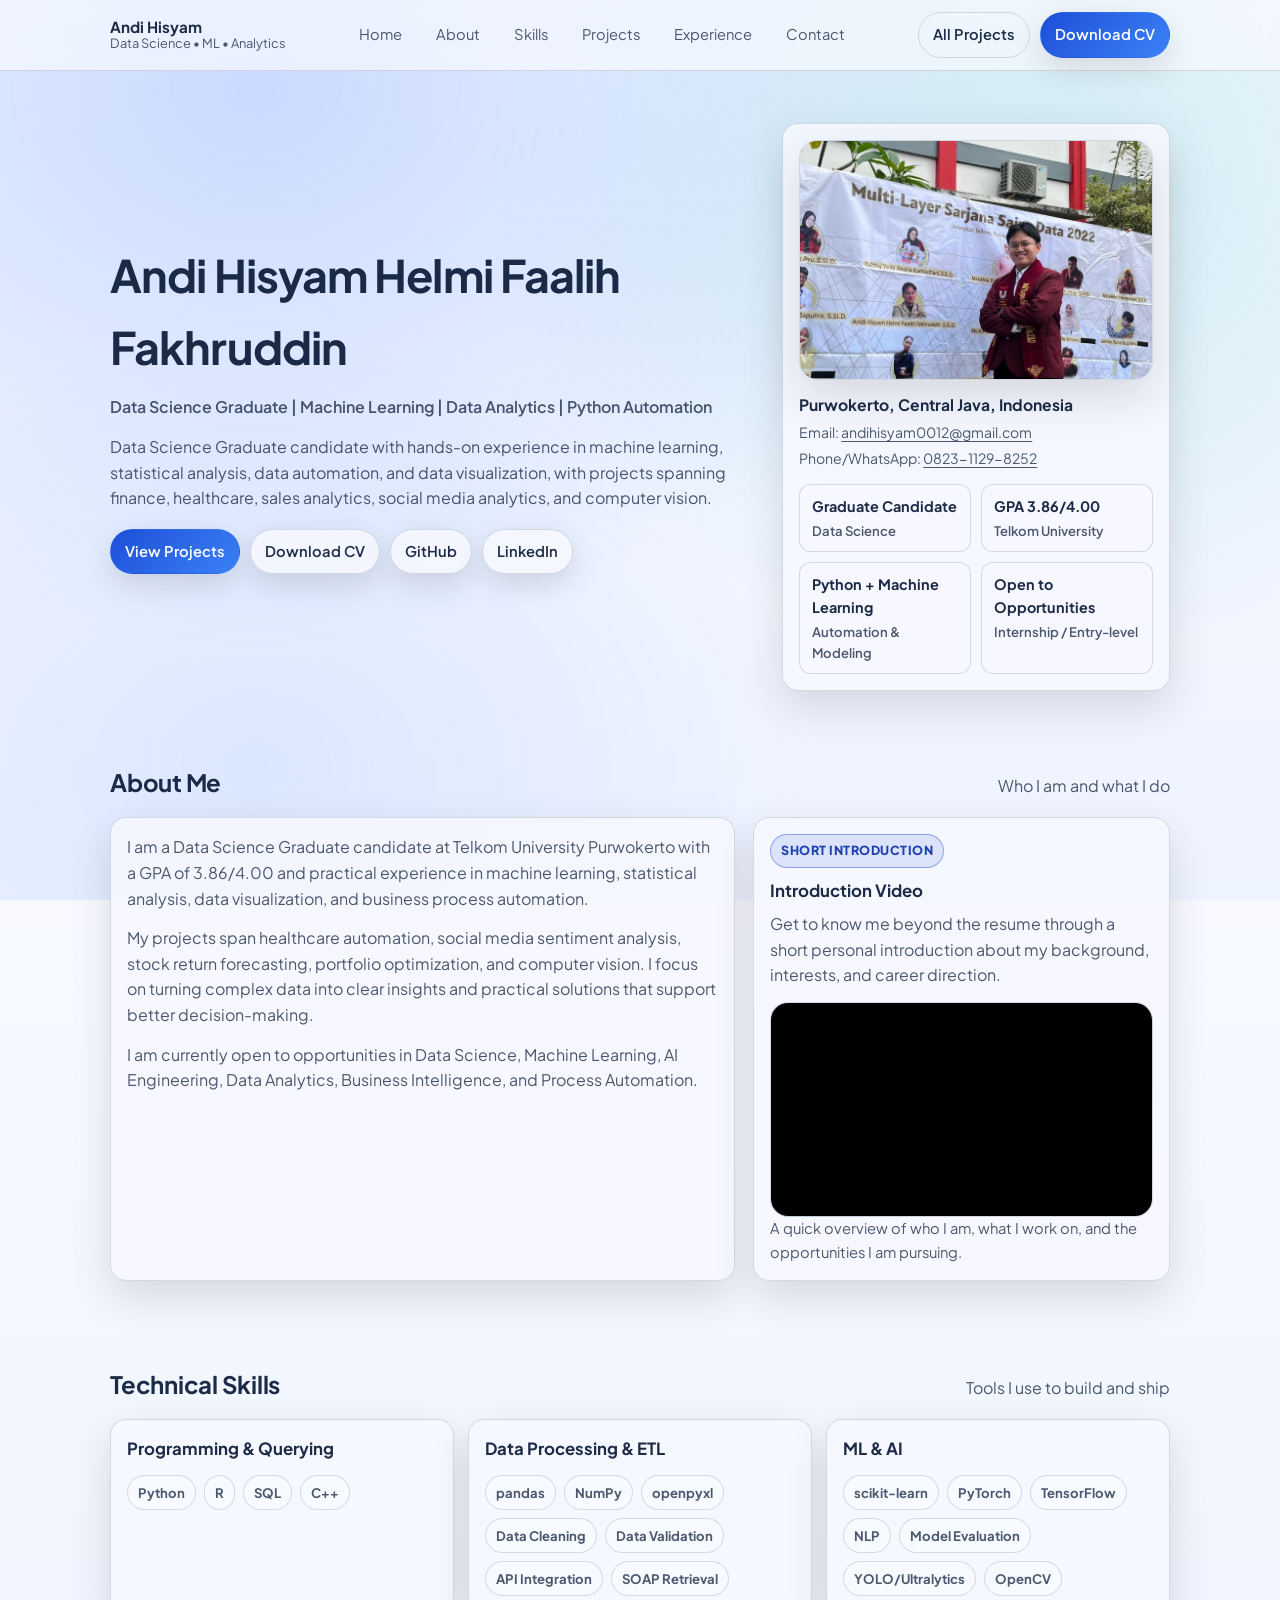
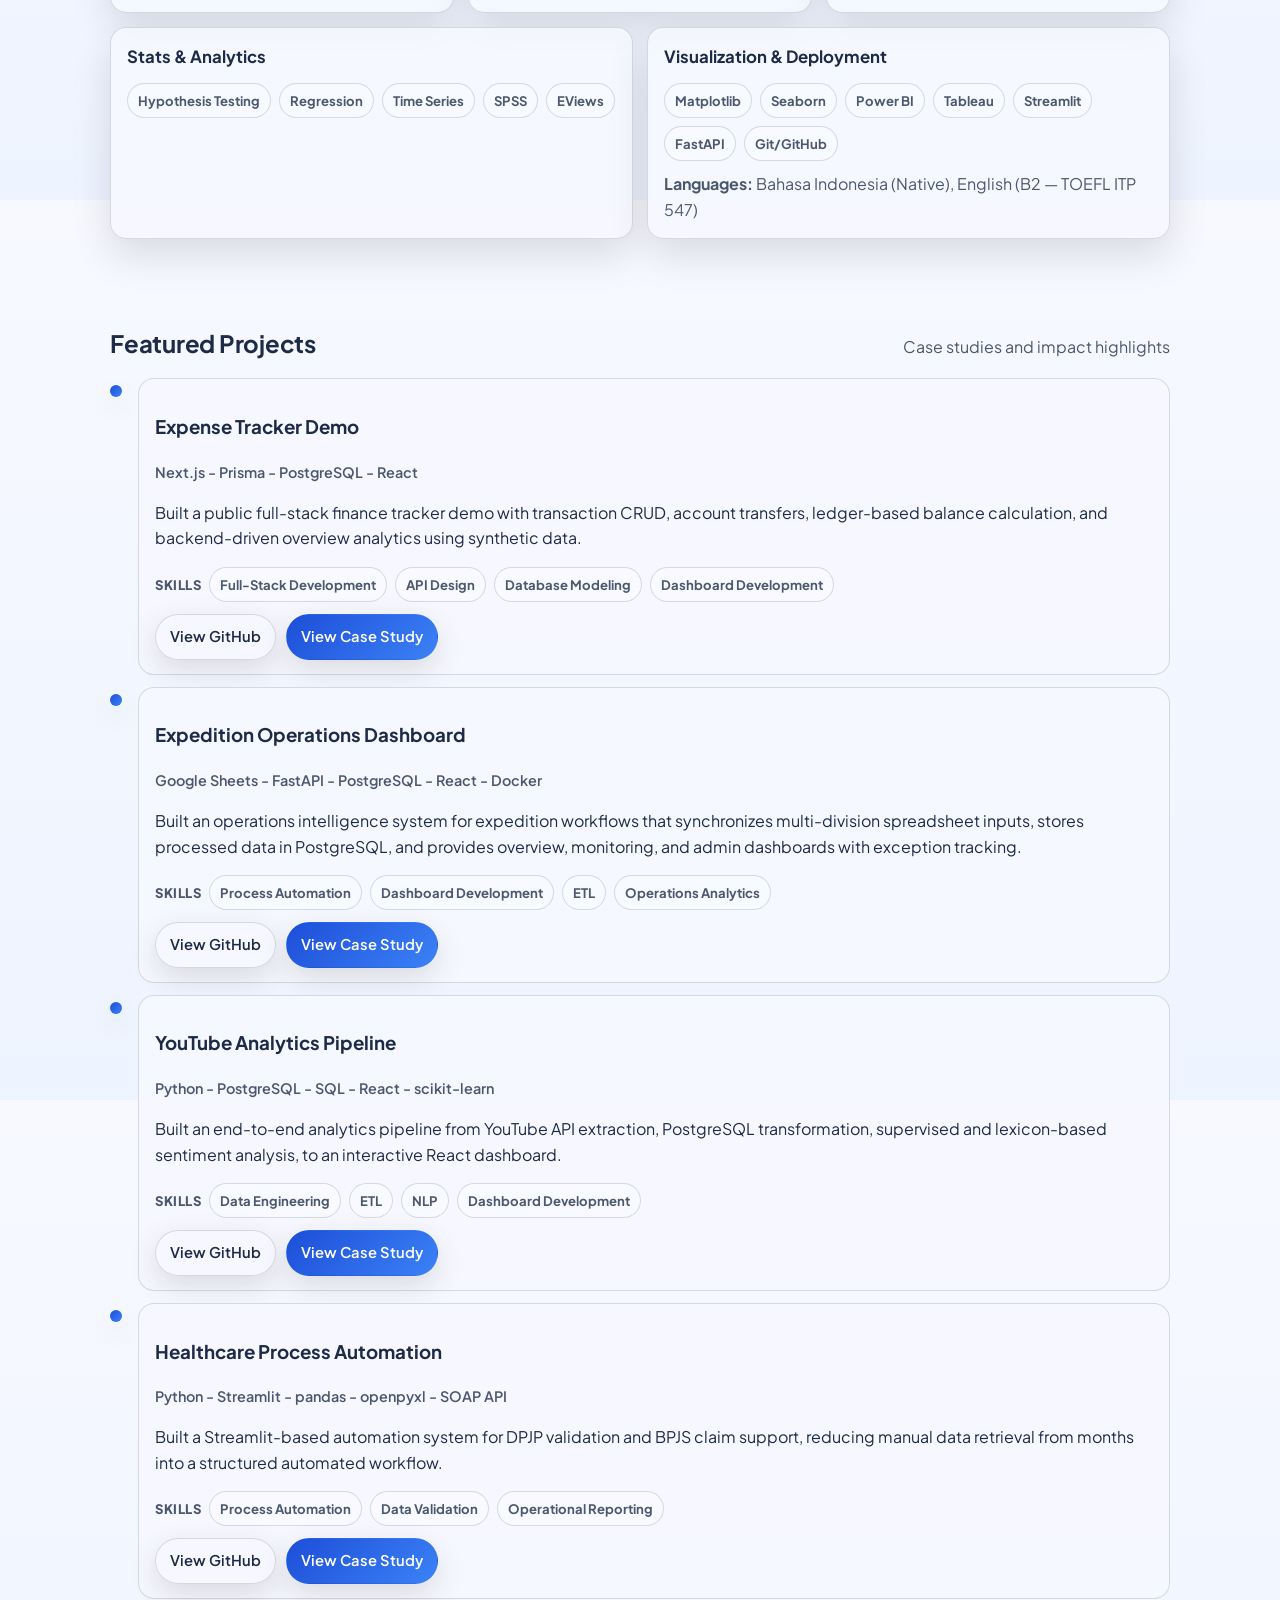
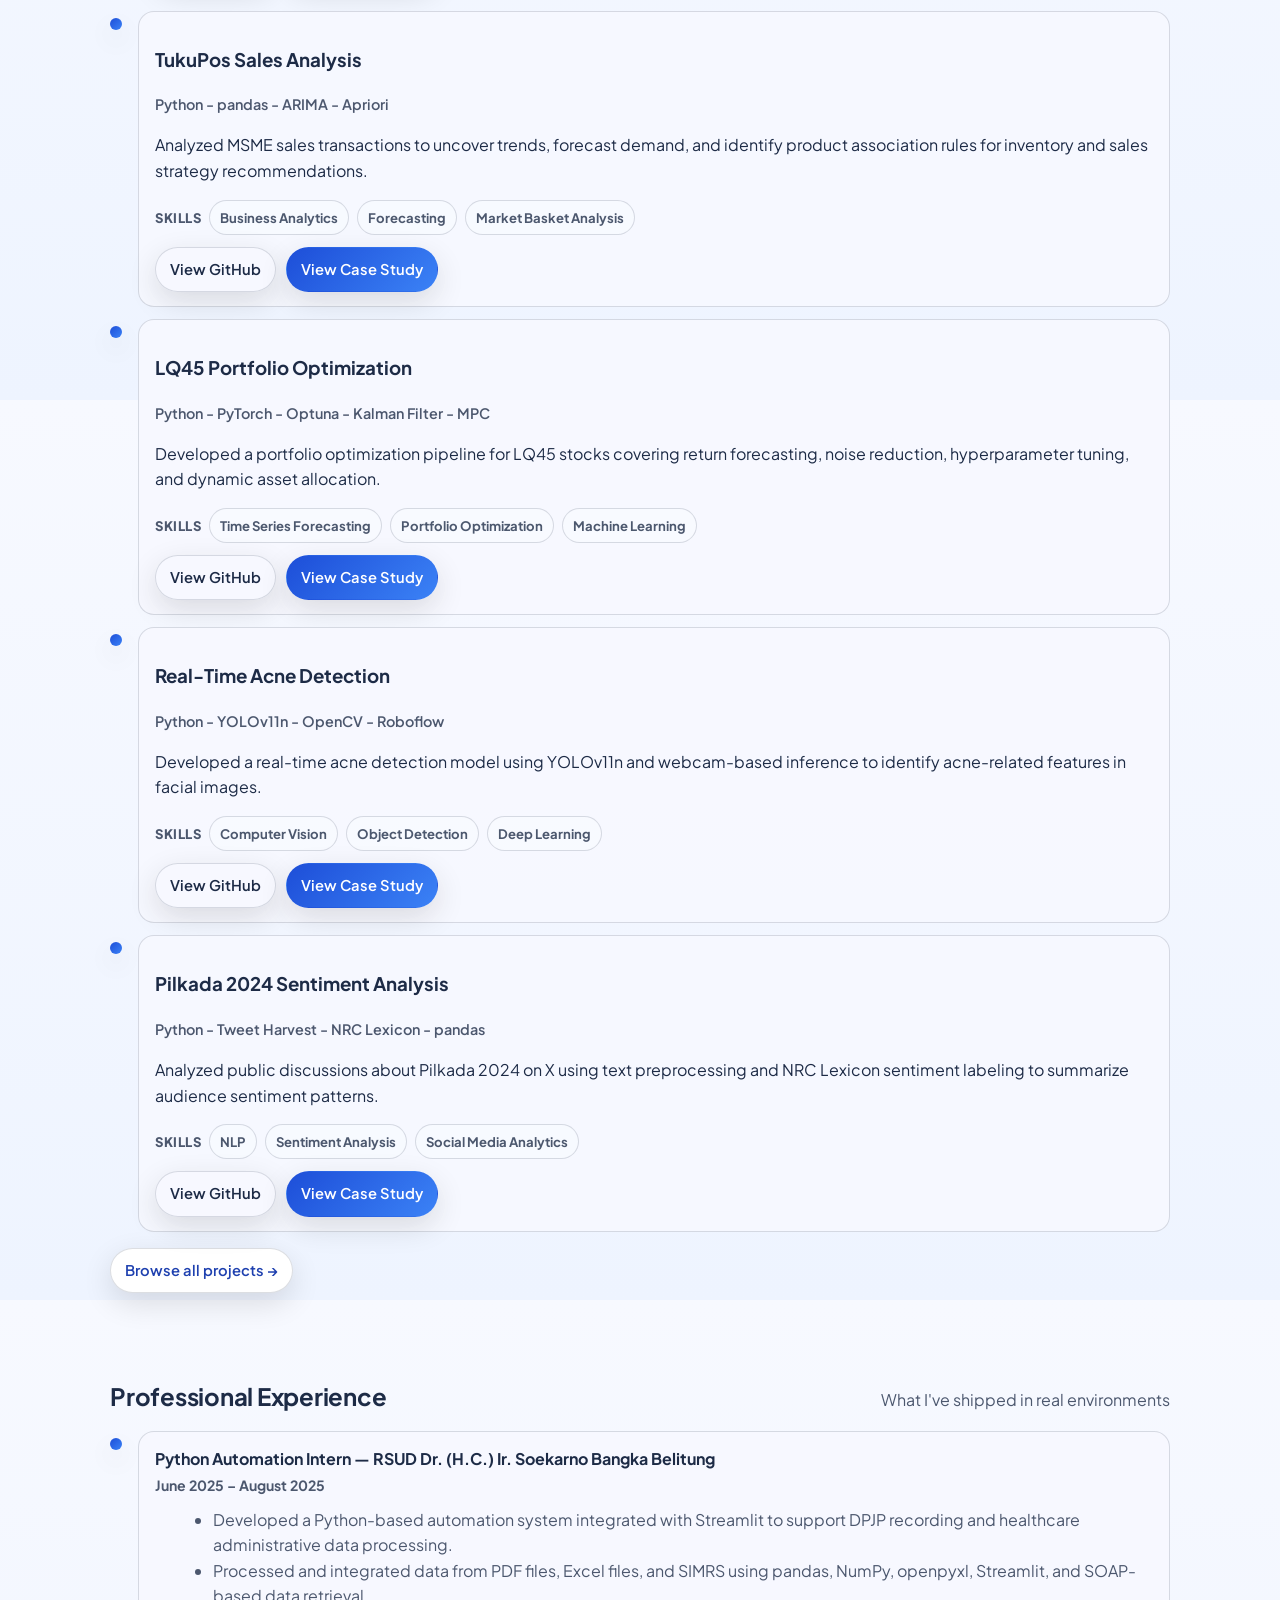
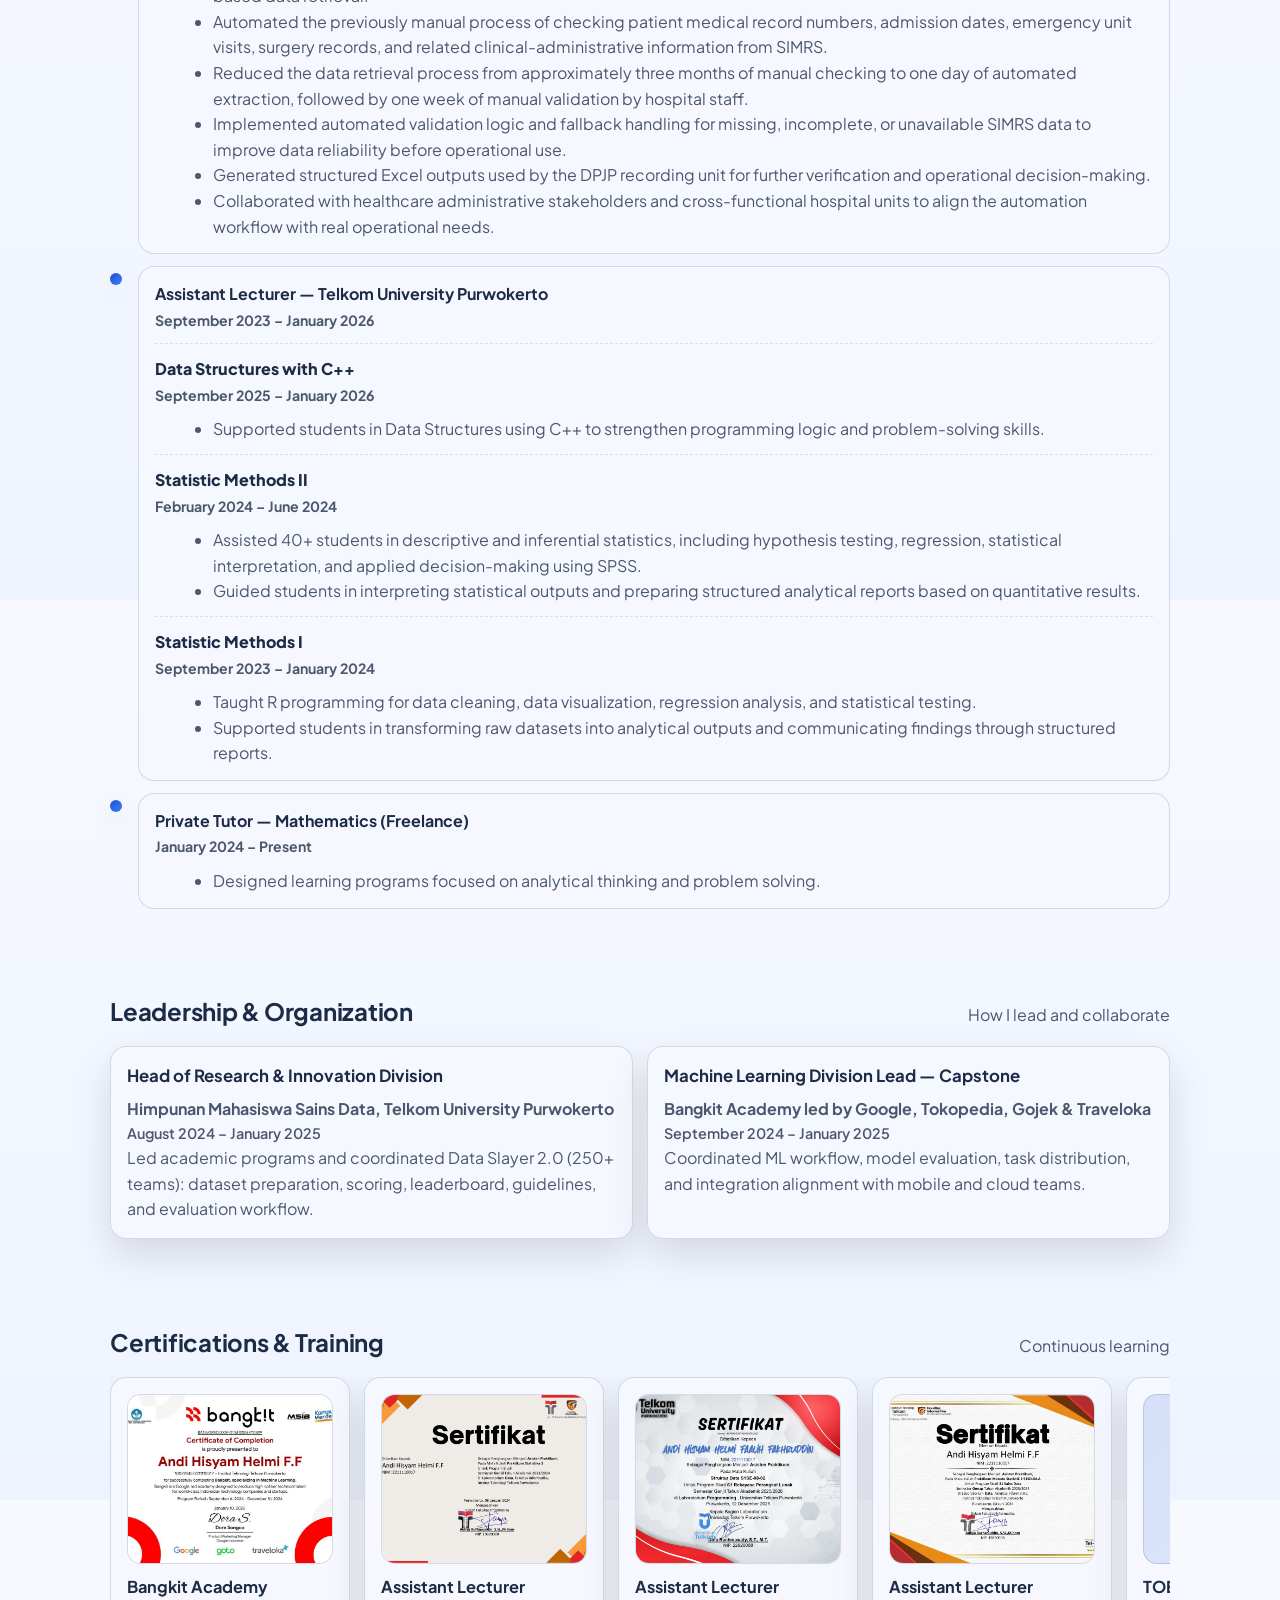
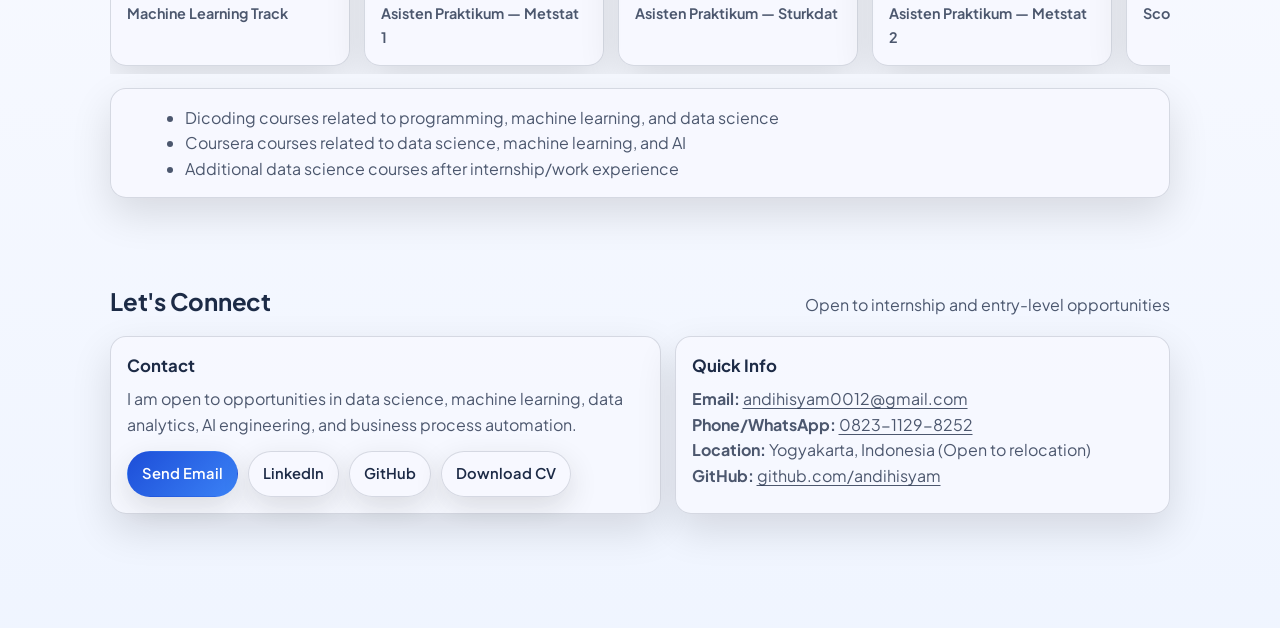
<file: index.html>
<!doctype html>
<html lang="en">
  <head>
    <meta charset="utf-8" />
    <meta name="viewport" content="width=device-width, initial-scale=1" />
    <meta name="description" content="Portfolio website for Andi Hisyam Helmi Faalih Fakhruddin — Data Science, Machine Learning, Data Analytics, Python Automation." />
    <title>Andi Hisyam — Portfolio</title>
    <link rel="stylesheet" href="assets/css/styles.css" />
  </head>
  <body id="top">
    <a class="skip-link" href="#home">Skip to content</a>

    <nav class="nav" aria-label="Primary navigation">
      <div class="container">
        <div class="nav-inner">
          <a class="brand" href="index.html">
            <span class="brand-text">
              <strong>Andi Hisyam</strong>
              <span>Data Science • ML • Analytics</span>
            </span>
          </a>

          <div class="nav-links" role="navigation" aria-label="Sections">
            <a href="#home" aria-current="page">Home</a>
            <a href="#about">About</a>
            <a href="#skills">Skills</a>
            <a href="#projects">Projects</a>
            <a href="#experience">Experience</a>
            <a href="#contact">Contact</a>
          </div>

          <div class="nav-actions">
            <a class="btn ghost" href="projects/index.html">All Projects</a>
            <a class="btn primary" href="CV_ATS_ANDI_HISYAM.pdf" download>Download CV</a>
            <button class="icon-btn mobile-toggle" type="button" data-mobile-toggle aria-expanded="false" aria-controls="mobileMenu" aria-label="Open menu">≡</button>
          </div>
        </div>

        <div class="mobile-menu" id="mobileMenu" data-mobile-menu data-open="false">
          <a href="#home">Home</a>
          <a href="#about">About</a>
          <a href="#skills">Skills</a>
          <a href="#projects">Projects</a>
          <a href="#experience">Experience</a>
          <a href="#contact">Contact</a>
        </div>
      </div>
    </nav>

    <header class="hero" id="home">
      <div class="container">
        <div class="hero-grid">
          <div>
            <h1>Andi Hisyam Helmi Faalih Fakhruddin</h1>
            <p class="subtitle">Data Science Graduate | Machine Learning | Data Analytics | Python Automation</p>
            <p class="desc">
              Data Science Graduate candidate with hands-on experience in machine learning, statistical analysis, data automation, and data visualization, with projects spanning finance, healthcare, sales analytics, social media analytics, and computer vision.
            </p>

            <div class="hero-actions" role="group" aria-label="Hero actions">
              <a class="btn primary" href="#projects">View Projects</a>
              <a class="btn" href="CV_ATS_ANDI_HISYAM.pdf" download>Download CV</a>
              <a class="btn" href="https://github.com/andihisyam" target="_blank" rel="noreferrer">GitHub</a>
              <a class="btn" href="https://www.linkedin.com/in/andi-hisyam-818b8315a/" target="_blank" rel="noreferrer">LinkedIn</a>
            </div>
          </div>

          <div class="hero-card">
            <div class="hero-portrait">
              <img src="assets/img/profile.jpeg" alt="Profile photo of Andi Hisyam" decoding="async" fetchpriority="high" />
              <div class="meta">
                <strong>Purwokerto, Central Java, Indonesia</strong>
                <span>Email: <a href="mailto:andihisyam0012@gmail.com">andihisyam0012@gmail.com</a></span>
                <span>Phone/WhatsApp: <a href="tel:+6282311298252">0823-1129-8252</a></span>
              </div>
            </div>

            <div class="highlights" aria-label="Highlights">
              <div class="pill">Graduate Candidate<span>Data Science</span></div>
              <div class="pill">GPA 3.86/4.00<span>Telkom University</span></div>
              <div class="pill">Python + Machine Learning<span>Automation & Modeling</span></div>
              <div class="pill">Open to Opportunities<span>Internship / Entry-level</span></div>
            </div>
          </div>
        </div>
      </div>
    </header>

    <main>
      <section id="about" class="reveal">
        <div class="container">
          <div class="section-head">
            <h2>About Me</h2>
            <p>Who I am and what I do</p>
          </div>
          <div class="about-grid">
            <div class="card about-copy">
              <p>
                I am a Data Science Graduate candidate at Telkom University Purwokerto with a GPA of 3.86/4.00 and practical experience in machine learning, statistical analysis, data visualization, and business process automation.
              </p>
              <p>
                My projects span healthcare automation, social media sentiment analysis, stock return forecasting, portfolio optimization, and computer vision. I focus on turning complex data into clear insights and practical solutions that support better decision-making.
              </p>
              <p>
                I am currently open to opportunities in Data Science, Machine Learning, AI Engineering, Data Analytics, Business Intelligence, and Process Automation.
              </p>
            </div>

            <aside class="card intro-video-card" aria-labelledby="intro-video-title">
              <div class="intro-video-head">
                <span class="eyebrow">Short Introduction</span>
                <h3 id="intro-video-title">Introduction Video</h3>
                <p>Get to know me beyond the resume through a short personal introduction about my background, interests, and career direction.</p>
              </div>

              <div class="intro-video-frame">
                <iframe
                  src="https://www.youtube.com/embed/4UBGG9OyC3E"
                  title="Introduction video"
                  loading="lazy"
                  allow="accelerometer; autoplay; clipboard-write; encrypted-media; gyroscope; picture-in-picture; web-share"
                  referrerpolicy="strict-origin-when-cross-origin"
                  frameborder="0"
                  allowfullscreen>
                </iframe>
              </div>

              <p class="intro-video-note">
                A quick overview of who I am, what I work on, and the opportunities I am pursuing.
              </p>
            </aside>
          </div>
        </div>
      </section>

      <section id="skills" class="reveal">
        <div class="container">
          <div class="section-head">
            <h2>Technical Skills</h2>
            <p>Tools I use to build and ship</p>
          </div>

          <div class="grid-3">
            <div class="card">
              <h3>Programming & Querying</h3>
              <div class="badges">
                <span class="badge">Python</span>
                <span class="badge">R</span>
                <span class="badge">SQL</span>
                <span class="badge">C++</span>
              </div>
            </div>
            <div class="card">
              <h3>Data Processing & ETL</h3>
              <div class="badges">
                <span class="badge">pandas</span>
                <span class="badge">NumPy</span>
                <span class="badge">openpyxl</span>
                <span class="badge">Data Cleaning</span>
                <span class="badge">Data Validation</span>
                <span class="badge">API Integration</span>
                <span class="badge">SOAP Retrieval</span>
              </div>
            </div>
            <div class="card">
              <h3>ML & AI</h3>
              <div class="badges">
                <span class="badge">scikit-learn</span>
                <span class="badge">PyTorch</span>
                <span class="badge">TensorFlow</span>
                <span class="badge">NLP</span>
                <span class="badge">Model Evaluation</span>
                <span class="badge">YOLO/Ultralytics</span>
                <span class="badge">OpenCV</span>
              </div>
            </div>
          </div>

          <div class="grid-2" style="margin-top: 14px;">
            <div class="card">
              <h3>Stats & Analytics</h3>
              <div class="badges">
                <span class="badge">Hypothesis Testing</span>
                <span class="badge">Regression</span>
                <span class="badge">Time Series</span>
                <span class="badge">SPSS</span>
                <span class="badge">EViews</span>
              </div>
            </div>
            <div class="card">
              <h3>Visualization & Deployment</h3>
              <div class="badges">
                <span class="badge">Matplotlib</span>
                <span class="badge">Seaborn</span>
                <span class="badge">Power BI</span>
                <span class="badge">Tableau</span>
                <span class="badge">Streamlit</span>
                <span class="badge">FastAPI</span>
                <span class="badge">Git/GitHub</span>
              </div>
              <p style="margin-top: 10px;"><strong>Languages:</strong> Bahasa Indonesia (Native), English (B2 — TOEFL ITP 547)</p>
            </div>
          </div>
        </div>
      </section>

      <section id="projects" class="reveal">
        <div class="container">
          <div class="section-head">
            <h2>Featured Projects</h2>
            <p>Case studies and impact highlights</p>
          </div>

          <div class="timeline" aria-label="Featured projects list">
            <div class="item">
              <div class="dot" aria-hidden="true"></div>
              <div class="content">
                <h3>Expense Tracker Demo</h3>
                <div class="project-meta">Next.js - Prisma - PostgreSQL - React</div>
                <p>Built a public full-stack finance tracker demo with transaction CRUD, account transfers, ledger-based balance calculation, and backend-driven overview analytics using synthetic data.</p>
                <div class="project-tags" aria-label="Expense tracker skills">
                  <span class="tag-label">Skills</span>
                  <span class="badge">Full-Stack Development</span>
                  <span class="badge">API Design</span>
                  <span class="badge">Database Modeling</span>
                  <span class="badge">Dashboard Development</span>
                </div>
                <div class="project-actions">
                  <a class="btn" href="https://github.com/andihisyam/tracker-expense" target="_blank" rel="noreferrer">View GitHub</a>
                  <a class="btn primary" href="projects/expense-tracker/index.html">View Case Study</a>
                </div>
              </div>
            </div>

            <div class="item">
              <div class="dot" aria-hidden="true"></div>
              <div class="content">
                <h3>Expedition Operations Dashboard</h3>
                <div class="project-meta">Google Sheets - FastAPI - PostgreSQL - React - Docker</div>
                <p>Built an operations intelligence system for expedition workflows that synchronizes multi-division spreadsheet inputs, stores processed data in PostgreSQL, and provides overview, monitoring, and admin dashboards with exception tracking.</p>
                <div class="project-tags" aria-label="Expedition dashboard skills">
                  <span class="tag-label">Skills</span>
                  <span class="badge">Process Automation</span>
                  <span class="badge">Dashboard Development</span>
                  <span class="badge">ETL</span>
                  <span class="badge">Operations Analytics</span>
                </div>
                <div class="project-actions">
                  <a class="btn" href="https://github.com/andihisyam/expedition-data-automation" target="_blank" rel="noreferrer">View GitHub</a>
                  <a class="btn primary" href="projects/expedition-operations-dashboard/index.html">View Case Study</a>
                </div>
              </div>
            </div>

            <div class="item">
              <div class="dot" aria-hidden="true"></div>
              <div class="content">
                <h3>YouTube Analytics Pipeline</h3>
                <div class="project-meta">Python - PostgreSQL - SQL - React - scikit-learn</div>
                <p>Built an end-to-end analytics pipeline from YouTube API extraction, PostgreSQL transformation, supervised and lexicon-based sentiment analysis, to an interactive React dashboard.</p>
                <div class="project-tags" aria-label="YouTube Analytics skills">
                  <span class="tag-label">Skills</span>
                  <span class="badge">Data Engineering</span>
                  <span class="badge">ETL</span>
                  <span class="badge">NLP</span>
                  <span class="badge">Dashboard Development</span>
                </div>
                <div class="project-actions">
                  <a class="btn" href="https://github.com/andihisyam/youtube-analytics" target="_blank" rel="noreferrer">View GitHub</a>
                  <a class="btn primary" href="projects/youtube-analytics-pipeline/index.html">View Case Study</a>
                </div>
              </div>
            </div>

            <div class="item">
              <div class="dot" aria-hidden="true"></div>
              <div class="content">
                <h3>Healthcare Process Automation</h3>
                <div class="project-meta">Python - Streamlit - pandas - openpyxl - SOAP API</div>
                <p>Built a Streamlit-based automation system for DPJP validation and BPJS claim support, reducing manual data retrieval from months into a structured automated workflow.</p>
                <div class="project-tags" aria-label="Healthcare automation skills">
                  <span class="tag-label">Skills</span>
                  <span class="badge">Process Automation</span>
                  <span class="badge">Data Validation</span>
                  <span class="badge">Operational Reporting</span>
                </div>
                <div class="project-actions">
                  <a class="btn" href="https://github.com/andihisyam/healthcare-process-automation" target="_blank" rel="noreferrer">View GitHub</a>
                  <a class="btn primary" href="projects/healthcare-process-automation/index.html">View Case Study</a>
                </div>
              </div>
            </div>

            <div class="item">
              <div class="dot" aria-hidden="true"></div>
              <div class="content">
                <h3>TukuPos Sales Analysis</h3>
                <div class="project-meta">Python - pandas - ARIMA - Apriori</div>
                <p>Analyzed MSME sales transactions to uncover trends, forecast demand, and identify product association rules for inventory and sales strategy recommendations.</p>
                <div class="project-tags" aria-label="TukuPos analytics skills">
                  <span class="tag-label">Skills</span>
                  <span class="badge">Business Analytics</span>
                  <span class="badge">Forecasting</span>
                  <span class="badge">Market Basket Analysis</span>
                </div>
                <div class="project-actions">
                  <a class="btn" href="https://github.com/andihisyam/tukupos-sales-analysis" target="_blank" rel="noreferrer">View GitHub</a>
                  <a class="btn primary" href="projects/tukupos-sales-analysis/index.html">View Case Study</a>
                </div>
              </div>
            </div>

            <div class="item">
              <div class="dot" aria-hidden="true"></div>
              <div class="content">
                <h3>LQ45 Portfolio Optimization</h3>
                <div class="project-meta">Python - PyTorch - Optuna - Kalman Filter - MPC</div>
                <p>Developed a portfolio optimization pipeline for LQ45 stocks covering return forecasting, noise reduction, hyperparameter tuning, and dynamic asset allocation.</p>
                <div class="project-tags" aria-label="LQ45 optimization skills">
                  <span class="tag-label">Skills</span>
                  <span class="badge">Time Series Forecasting</span>
                  <span class="badge">Portfolio Optimization</span>
                  <span class="badge">Machine Learning</span>
                </div>
                <div class="project-actions">
                  <a class="btn" href="https://github.com/andihisyam/lq45-portfolio-optimization" target="_blank" rel="noreferrer">View GitHub</a>
                  <a class="btn primary" href="projects/lq45-portfolio-optimization/index.html">View Case Study</a>
                </div>
              </div>
            </div>

            <div class="item">
              <div class="dot" aria-hidden="true"></div>
              <div class="content">
                <h3>Real-Time Acne Detection</h3>
                <div class="project-meta">Python - YOLOv11n - OpenCV - Roboflow</div>
                <p>Developed a real-time acne detection model using YOLOv11n and webcam-based inference to identify acne-related features in facial images.</p>
                <div class="project-tags" aria-label="Acne detection skills">
                  <span class="tag-label">Skills</span>
                  <span class="badge">Computer Vision</span>
                  <span class="badge">Object Detection</span>
                  <span class="badge">Deep Learning</span>
                </div>
                <div class="project-actions">
                  <a class="btn" href="https://github.com/andihisyam/acne-detection-computer-vision" target="_blank" rel="noreferrer">View GitHub</a>
                  <a class="btn primary" href="projects/acne-detection/index.html">View Case Study</a>
                </div>
              </div>
            </div>

            <div class="item">
              <div class="dot" aria-hidden="true"></div>
              <div class="content">
                <h3>Pilkada 2024 Sentiment Analysis</h3>
                <div class="project-meta">Python - Tweet Harvest - NRC Lexicon - pandas</div>
                <p>Analyzed public discussions about Pilkada 2024 on X using text preprocessing and NRC Lexicon sentiment labeling to summarize audience sentiment patterns.</p>
                <div class="project-tags" aria-label="Pilkada sentiment skills">
                  <span class="tag-label">Skills</span>
                  <span class="badge">NLP</span>
                  <span class="badge">Sentiment Analysis</span>
                  <span class="badge">Social Media Analytics</span>
                </div>
                <div class="project-actions">
                  <a class="btn" href="https://github.com/andihisyam/pilkada-2024-sentiment-analysis" target="_blank" rel="noreferrer">View GitHub</a>
                  <a class="btn primary" href="projects/sentiment-analysis-pilkada/index.html">View Case Study</a>
                </div>
              </div>
            </div>
          </div>

          <div style="margin-top: 16px;">
            <a class="btn white" href="projects/index.html">Browse all projects →</a>
          </div>
        </div>
      </section>

      <section id="experience" class="reveal">
        <div class="container">
          <div class="section-head">
            <h2>Professional Experience</h2>
            <p>What I've shipped in real environments</p>
          </div>

          <div class="timeline" aria-label="Experience timeline">
            <div class="item">
              <div class="dot" aria-hidden="true"></div>
              <div class="content">
                <strong>Python Automation Intern — RSUD Dr. (H.C.) Ir. Soekarno Bangka Belitung</strong>
                <div class="when">June 2025 – August 2025</div>
                <ul>
                  <li>Developed a Python-based automation system integrated with Streamlit to support DPJP recording and healthcare administrative data processing.</li>
                  <li>Processed and integrated data from PDF files, Excel files, and SIMRS using pandas, NumPy, openpyxl, Streamlit, and SOAP-based data retrieval.</li>
                  <li>Automated the previously manual process of checking patient medical record numbers, admission dates, emergency unit visits, surgery records, and related clinical-administrative information from SIMRS.</li>
                  <li>Reduced the data retrieval process from approximately three months of manual checking to one day of automated extraction, followed by one week of manual validation by hospital staff.</li>
                  <li>Implemented automated validation logic and fallback handling for missing, incomplete, or unavailable SIMRS data to improve data reliability before operational use.</li>
                  <li>Generated structured Excel outputs used by the DPJP recording unit for further verification and operational decision-making.</li>
                  <li>Collaborated with healthcare administrative stakeholders and cross-functional hospital units to align the automation workflow with real operational needs.</li>
                </ul>
              </div>
            </div>

            <div class="item">
              <div class="dot" aria-hidden="true"></div>
              <div class="content">
                <strong>Assistant Lecturer — Telkom University Purwokerto</strong>
                <div class="when">September 2023 – January 2026</div>

                <div class="exp-subrole">
                  <div class="exp-subrole-title">Data Structures with C++</div>
                  <div class="exp-subrole-when">September 2025 – January 2026</div>
                  <ul>
                    <li>Supported students in Data Structures using C++ to strengthen programming logic and problem-solving skills.</li>
                  </ul>
                </div>

                <div class="exp-subrole">
                  <div class="exp-subrole-title">Statistic Methods II</div>
                  <div class="exp-subrole-when">February 2024 – June 2024</div>
                  <ul>
                    <li>Assisted 40+ students in descriptive and inferential statistics, including hypothesis testing, regression, statistical interpretation, and applied decision-making using SPSS.</li>
                    <li>Guided students in interpreting statistical outputs and preparing structured analytical reports based on quantitative results.</li>
                  </ul>
                </div>

                <div class="exp-subrole">
                  <div class="exp-subrole-title">Statistic Methods I</div>
                  <div class="exp-subrole-when">September 2023 – January 2024</div>
                  <ul>
                    <li>Taught R programming for data cleaning, data visualization, regression analysis, and statistical testing.</li>
                    <li>Supported students in transforming raw datasets into analytical outputs and communicating findings through structured reports.</li>
                  </ul>
                </div>
              </div>
            </div>

            <div class="item">
              <div class="dot" aria-hidden="true"></div>
              <div class="content">
                <strong>Private Tutor — Mathematics (Freelance)</strong>
                <div class="when">January 2024 – Present</div>
                <ul>
                  <li>Designed learning programs focused on analytical thinking and problem solving.</li>
                </ul>
              </div>
            </div>
          </div>
        </div>
      </section>

      <section id="leadership" class="reveal">
        <div class="container">
          <div class="section-head">
            <h2>Leadership & Organization</h2>
            <p>How I lead and collaborate</p>
          </div>

          <div class="grid-2">
            <div class="card">
              <h3>Head of Research & Innovation Division</h3>
              <p><strong>Himpunan Mahasiswa Sains Data, Telkom University Purwokerto</strong></p>
              <p class="project-meta">August 2024 – January 2025</p>
              <p>Led academic programs and coordinated Data Slayer 2.0 (250+ teams): dataset preparation, scoring, leaderboard, guidelines, and evaluation workflow.</p>
            </div>
            <div class="card">
              <h3>Machine Learning Division Lead — Capstone</h3>
              <p><strong>Bangkit Academy led by Google, Tokopedia, Gojek & Traveloka</strong></p>
              <p class="project-meta">September 2024 – January 2025</p>
              <p>Coordinated ML workflow, model evaluation, task distribution, and integration alignment with mobile and cloud teams.</p>
            </div>
          </div>
        </div>
      </section>

      <section id="certifications" class="reveal">
        <div class="container">
          <div class="section-head">
            <h2>Certifications & Training</h2>
            <p>Continuous learning</p>
          </div>

          <div class="cert-carousel" aria-label="Certificates">
            <a class="card cert-card" href="assets/img/certificate/Sertifikat%20Bangkit.jpeg" target="_blank" rel="noreferrer" aria-label="Open Bangkit certificate">
              <img src="assets/img/certificate/Sertifikat%20Bangkit.jpeg" alt="Bangkit Academy certificate" loading="lazy" decoding="async" />
              <div class="cert-meta">
                <strong>Bangkit Academy</strong>
                <span>Machine Learning Track</span>
              </div>
            </a>

            <a class="card cert-card" href="assets/img/certificate/Sertifikat%20Asisten%20Praktikum%20Metstat%201.jpg" target="_blank" rel="noreferrer" aria-label="Open assistant lecturer certificate">
              <img src="assets/img/certificate/Sertifikat%20Asisten%20Praktikum%20Metstat%201.jpg" alt="Assistant lecturer certificate (Metstat 1)" loading="lazy" decoding="async" />
              <div class="cert-meta">
                <strong>Assistant Lecturer</strong>
                <span>Asisten Praktikum — Metstat 1</span>
              </div>
            </a>

            <a class="card cert-card" href="assets/img/certificate/Sertifikat%20asprak%20Sturkdat%20.jpg" target="_blank" rel="noreferrer" aria-label="Open assistant lecturer certificate (Sturkdat)">
              <img src="assets/img/certificate/Sertifikat%20asprak%20Sturkdat%20.jpg" alt="Assistant lecturer certificate (Sturkdat)" loading="lazy" decoding="async" />
              <div class="cert-meta">
                <strong>Assistant Lecturer</strong>
                <span>Asisten Praktikum — Sturkdat</span>
              </div>
            </a>

            <a class="card cert-card" href="assets/img/certificate/Sertifikat%20Prak%20Metstat%202.jpg" target="_blank" rel="noreferrer" aria-label="Open assistant lecturer certificate (Metstat 2)">
              <img src="assets/img/certificate/Sertifikat%20Prak%20Metstat%202.jpg" alt="Assistant lecturer certificate (Metstat 2)" loading="lazy" decoding="async" />
              <div class="cert-meta">
                <strong>Assistant Lecturer</strong>
                <span>Asisten Praktikum — Metstat 2</span>
              </div>
            </a>

            <a class="card cert-card" href="assets/img/certificate/Nilai_TOEFL.pdf" target="_blank" rel="noreferrer" aria-label="Open TOEFL score PDF">
              <div class="cert-thumb">
                <div class="cert-thumb-title">TOEFL ITP</div>
                <div class="cert-thumb-score">547</div>
                <div class="cert-thumb-sub">Open PDF</div>
              </div>
              <div class="cert-meta">
                <strong>TOEFL ITP</strong>
                <span>Score report</span>
              </div>
            </a>
          </div>

          <div class="card" style="margin-top: 14px;">
            <ul style="margin: 0 0 0 18px; color: var(--muted);">
              <li>Dicoding courses related to programming, machine learning, and data science</li>
              <li>Coursera courses related to data science, machine learning, and AI</li>
              <li>Additional data science courses after internship/work experience</li>
            </ul>
          </div>
        </div>
      </section>

      <section id="contact" class="reveal">
        <div class="container">
          <div class="section-head">
            <h2>Let's Connect</h2>
            <p>Open to internship and entry-level opportunities</p>
          </div>

          <div class="contact-grid">
            <div class="card">
              <h3>Contact</h3>
              <p>I am open to opportunities in data science, machine learning, data analytics, AI engineering, and business process automation.</p>
              <div class="project-actions" style="margin-top: 14px;">
                <a class="btn primary" href="mailto:andihisyam0012@gmail.com">Send Email</a>
                <a class="btn" href="https://www.linkedin.com/in/andi-hisyam-818b8315a/" target="_blank" rel="noreferrer">LinkedIn</a>
                <a class="btn" href="https://github.com/andihisyam" target="_blank" rel="noreferrer">GitHub</a>
                <a class="btn" href="CV_ATS_ANDI_HISYAM.pdf" download>Download CV</a>
              </div>
            </div>

            <div class="card">
              <h3>Quick Info</h3>
              <p><strong>Email:</strong> <a href="mailto:andihisyam0012@gmail.com">andihisyam0012@gmail.com</a></p>
              <p><strong>Phone/WhatsApp:</strong> <a href="tel:+6282311298252">0823-1129-8252</a></p>
              <p><strong>Location:</strong> Yogyakarta, Indonesia (Open to relocation)</p>
              <p><strong>GitHub:</strong> <a href="https://github.com/andihisyam" target="_blank" rel="noreferrer">github.com/andihisyam</a></p>
            </div>
          </div>
        </div>
      </section>
    </main>

    <a class="back-to-top floating" href="#top" aria-label="Back to top" data-back-to-top data-visible="false">
      <img src="assets/img/back-to-top.png" alt="" loading="lazy" decoding="async" />
    </a>

    <script src="assets/js/main.js"></script>
  </body>
</html>
</file>
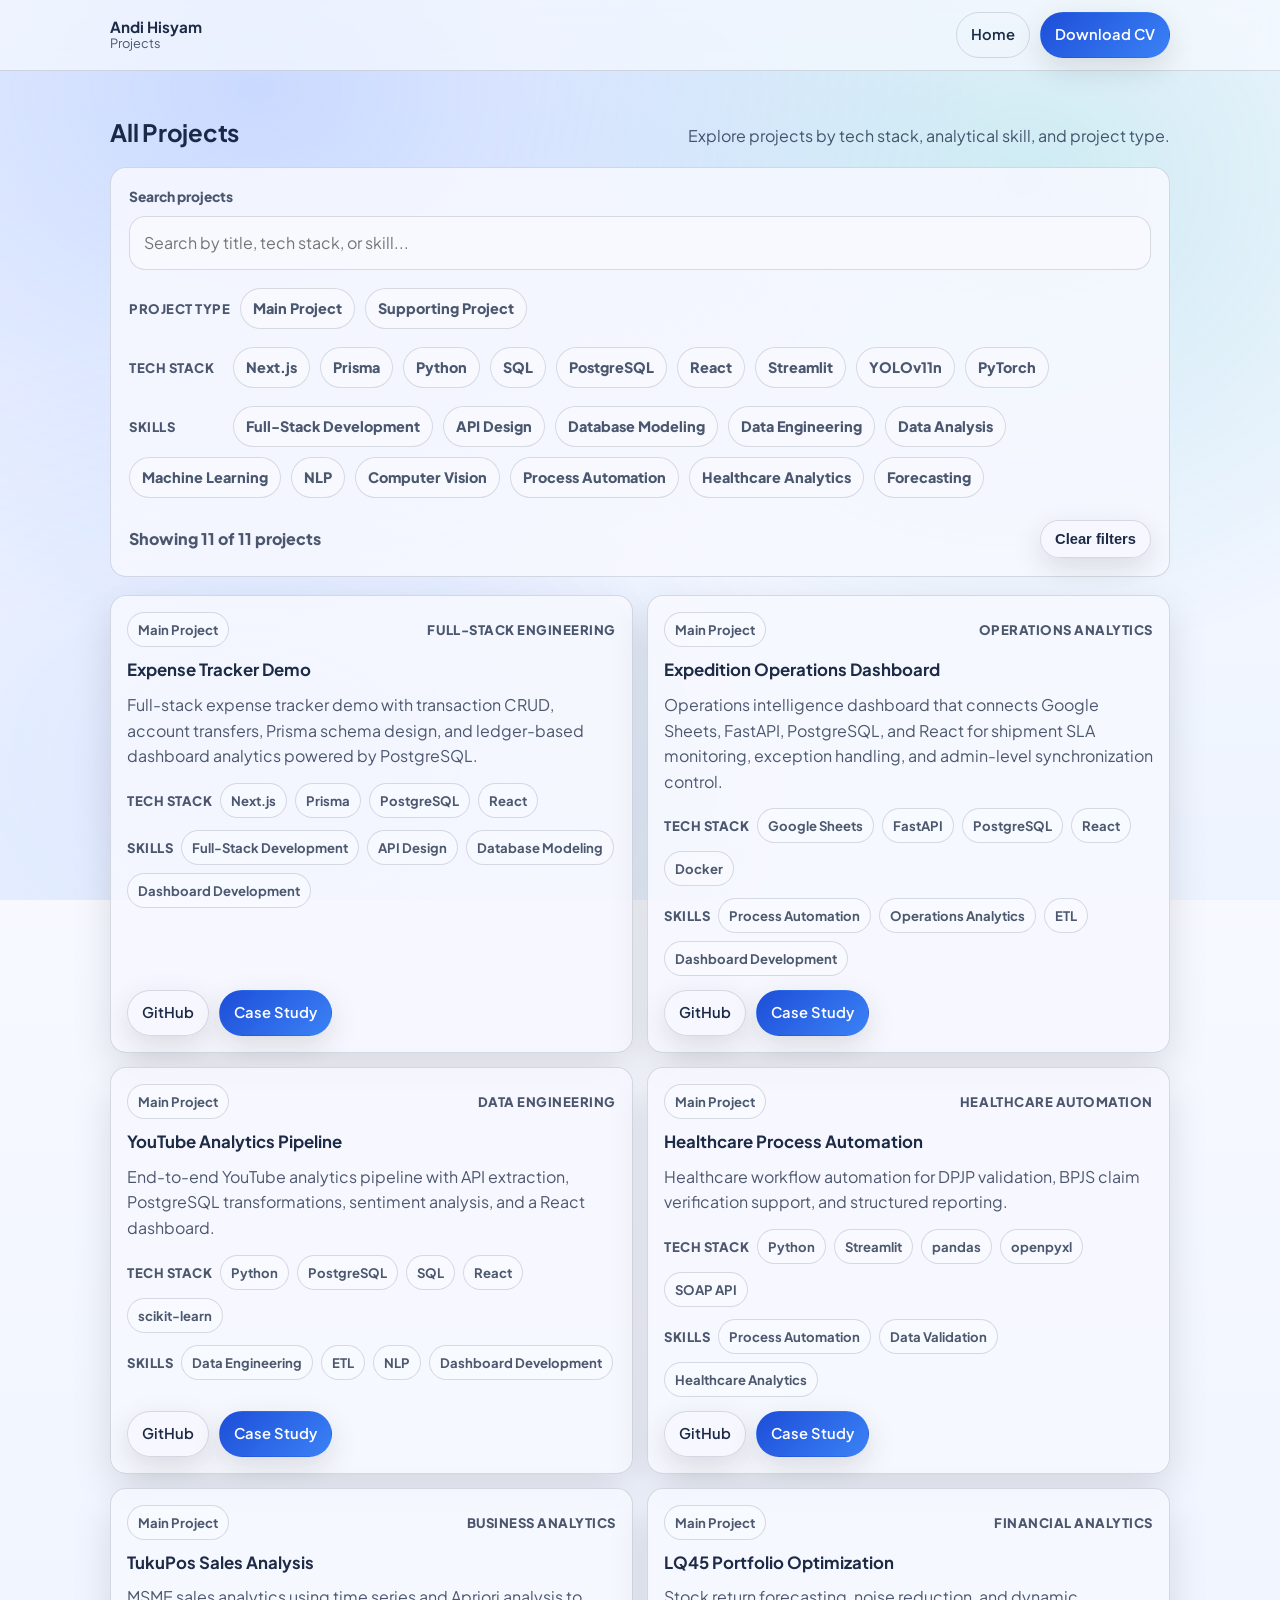
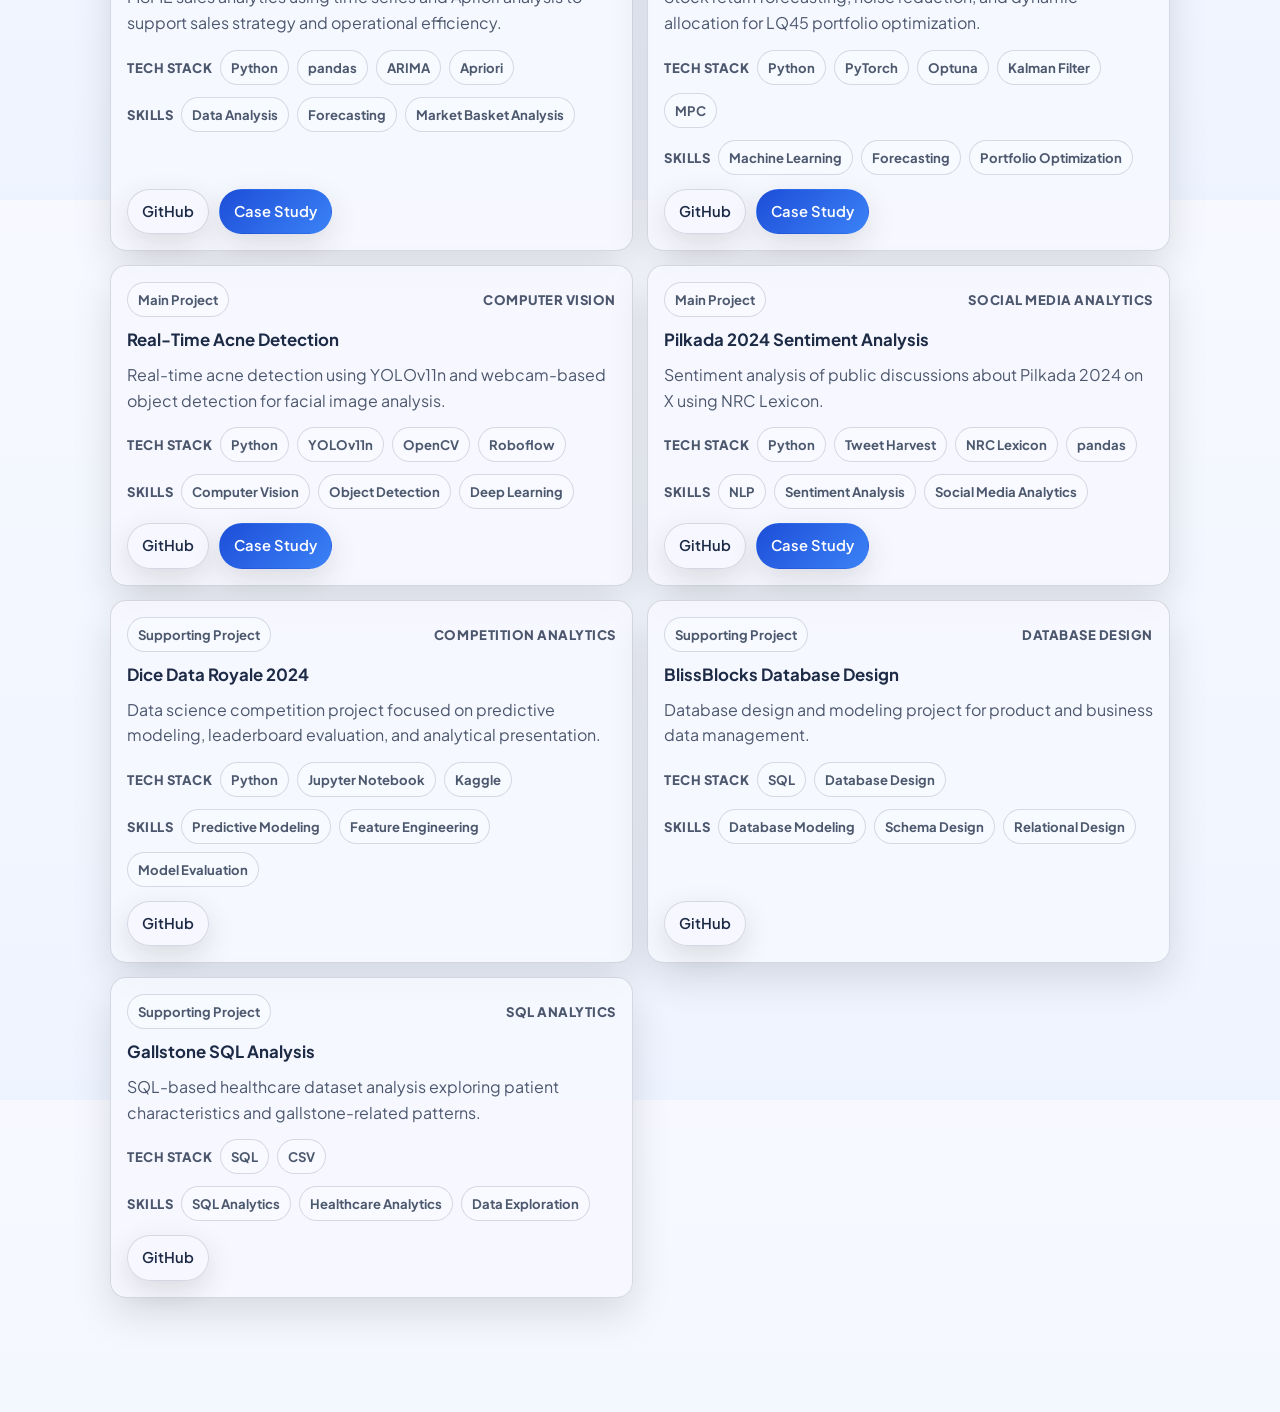
<file: projects/index.html>
<!doctype html>
<html lang="en">
  <head>
    <meta charset="utf-8" />
    <meta name="viewport" content="width=device-width, initial-scale=1" />
    <meta name="description" content="Projects — Andi Hisyam portfolio." />
    <title>Projects — Andi Hisyam</title>
    <link rel="stylesheet" href="../assets/css/styles.css" />
  </head>
  <body id="top">
    <a class="skip-link" href="#content">Skip to content</a>

    <nav class="nav" aria-label="Primary navigation">
      <div class="container">
        <div class="nav-inner">
          <a class="brand" href="../index.html">
            <span class="brand-text">
              <strong>Andi Hisyam</strong>
              <span>Projects</span>
            </span>
          </a>
          <div class="nav-actions">
            <a class="btn ghost" href="../index.html#projects">Home</a>
            <a class="btn primary" href="../CV_ATS_ANDI_HISYAM.pdf" download>Download CV</a>
          </div>
        </div>
      </div>
    </nav>

    <main id="content">
      <section class="reveal" data-projects-page>
        <div class="container">
          <div class="section-head">
            <h2>All Projects</h2>
            <p>Explore projects by tech stack, analytical skill, and project type.</p>
          </div>

          <div class="project-filter-panel" aria-label="Project filters">
            <div class="project-search">
              <label for="project-search">Search projects</label>
              <input id="project-search" type="search" placeholder="Search by title, tech stack, or skill..." data-project-search />
            </div>

            <div class="filter-row" aria-label="Project type filters">
              <span class="filter-label">Project Type</span>
              <button class="filter-chip" type="button" data-filter-group="type" data-filter-value="main">Main Project</button>
              <button class="filter-chip" type="button" data-filter-group="type" data-filter-value="supporting">Supporting Project</button>
            </div>

            <div class="filter-row" aria-label="Tech stack filters">
              <span class="filter-label">Tech Stack</span>
              <button class="filter-chip" type="button" data-filter-group="tech" data-filter-value="Next.js">Next.js</button>
              <button class="filter-chip" type="button" data-filter-group="tech" data-filter-value="Prisma">Prisma</button>
              <button class="filter-chip" type="button" data-filter-group="tech" data-filter-value="Python">Python</button>
              <button class="filter-chip" type="button" data-filter-group="tech" data-filter-value="SQL">SQL</button>
              <button class="filter-chip" type="button" data-filter-group="tech" data-filter-value="PostgreSQL">PostgreSQL</button>
              <button class="filter-chip" type="button" data-filter-group="tech" data-filter-value="React">React</button>
              <button class="filter-chip" type="button" data-filter-group="tech" data-filter-value="Streamlit">Streamlit</button>
              <button class="filter-chip" type="button" data-filter-group="tech" data-filter-value="YOLOv11n">YOLOv11n</button>
              <button class="filter-chip" type="button" data-filter-group="tech" data-filter-value="PyTorch">PyTorch</button>
            </div>

            <div class="filter-row" aria-label="Skill filters">
              <span class="filter-label">Skills</span>
              <button class="filter-chip" type="button" data-filter-group="skill" data-filter-value="Full-Stack Development">Full-Stack Development</button>
              <button class="filter-chip" type="button" data-filter-group="skill" data-filter-value="API Design">API Design</button>
              <button class="filter-chip" type="button" data-filter-group="skill" data-filter-value="Database Modeling">Database Modeling</button>
              <button class="filter-chip" type="button" data-filter-group="skill" data-filter-value="Data Engineering">Data Engineering</button>
              <button class="filter-chip" type="button" data-filter-group="skill" data-filter-value="Data Analysis">Data Analysis</button>
              <button class="filter-chip" type="button" data-filter-group="skill" data-filter-value="Machine Learning">Machine Learning</button>
              <button class="filter-chip" type="button" data-filter-group="skill" data-filter-value="NLP">NLP</button>
              <button class="filter-chip" type="button" data-filter-group="skill" data-filter-value="Computer Vision">Computer Vision</button>
              <button class="filter-chip" type="button" data-filter-group="skill" data-filter-value="Process Automation">Process Automation</button>
              <button class="filter-chip" type="button" data-filter-group="skill" data-filter-value="Healthcare Analytics">Healthcare Analytics</button>
              <button class="filter-chip" type="button" data-filter-group="skill" data-filter-value="Forecasting">Forecasting</button>
            </div>

            <div class="project-filter-footer">
              <span class="project-count" data-project-count>Showing all projects</span>
              <button class="btn" type="button" data-clear-project-filters>Clear filters</button>
            </div>
          </div>

          <div class="project-directory" data-project-list>

            <article class="card project-directory-card" data-project-card data-type="main" data-tech="Next.js|Prisma|PostgreSQL|React" data-skills="Full-Stack Development|API Design|Database Modeling|Dashboard Development">
              <div class="project-card-head">
                <span class="badge">Main Project</span>
                <span class="project-domain">Full-Stack Engineering</span>
              </div>
              <h3>Expense Tracker Demo</h3>
              <p>Full-stack expense tracker demo with transaction CRUD, account transfers, Prisma schema design, and ledger-based dashboard analytics powered by PostgreSQL.</p>
              <div class="project-tags">
                <span class="tag-label">Tech Stack</span>
                <span class="badge">Next.js</span>
                <span class="badge">Prisma</span>
                <span class="badge">PostgreSQL</span>
                <span class="badge">React</span>
              </div>
              <div class="project-tags">
                <span class="tag-label">Skills</span>
                <span class="badge">Full-Stack Development</span>
                <span class="badge">API Design</span>
                <span class="badge">Database Modeling</span>
                <span class="badge">Dashboard Development</span>
              </div>
              <div class="project-actions">
                <a class="btn" href="https://github.com/andihisyam/tracker-expense" target="_blank" rel="noreferrer">GitHub</a>
                <a class="btn primary" href="expense-tracker/index.html">Case Study</a>
              </div>
            </article>
            <article class="card project-directory-card" data-project-card data-type="main" data-tech="Google Sheets|Python|FastAPI|PostgreSQL|React|Docker" data-skills="Process Automation|Operations Analytics|Dashboard Development|ETL|Data Validation">
              <div class="project-card-head">
                <span class="badge">Main Project</span>
                <span class="project-domain">Operations Analytics</span>
              </div>
              <h3>Expedition Operations Dashboard</h3>
              <p>Operations intelligence dashboard that connects Google Sheets, FastAPI, PostgreSQL, and React for shipment SLA monitoring, exception handling, and admin-level synchronization control.</p>
              <div class="project-tags">
                <span class="tag-label">Tech Stack</span>
                <span class="badge">Google Sheets</span>
                <span class="badge">FastAPI</span>
                <span class="badge">PostgreSQL</span>
                <span class="badge">React</span>
                <span class="badge">Docker</span>
              </div>
              <div class="project-tags">
                <span class="tag-label">Skills</span>
                <span class="badge">Process Automation</span>
                <span class="badge">Operations Analytics</span>
                <span class="badge">ETL</span>
                <span class="badge">Dashboard Development</span>
              </div>
              <div class="project-actions">
                <a class="btn" href="https://github.com/andihisyam/expedition-data-automation" target="_blank" rel="noreferrer">GitHub</a>
                <a class="btn primary" href="expedition-operations-dashboard/index.html">Case Study</a>
              </div>
            </article>

            <article class="card project-directory-card" data-project-card data-type="main" data-tech="Python|PostgreSQL|SQL|React|scikit-learn" data-skills="Data Engineering|Analytics Engineering|NLP|Sentiment Analysis|Dashboard Development|ETL">
              <div class="project-card-head">
                <span class="badge">Main Project</span>
                <span class="project-domain">Data Engineering</span>
              </div>
              <h3>YouTube Analytics Pipeline</h3>
              <p>End-to-end YouTube analytics pipeline with API extraction, PostgreSQL transformations, sentiment analysis, and a React dashboard.</p>
              <div class="project-tags">
                <span class="tag-label">Tech Stack</span>
                <span class="badge">Python</span>
                <span class="badge">PostgreSQL</span>
                <span class="badge">SQL</span>
                <span class="badge">React</span>
                <span class="badge">scikit-learn</span>
              </div>
              <div class="project-tags">
                <span class="tag-label">Skills</span>
                <span class="badge">Data Engineering</span>
                <span class="badge">ETL</span>
                <span class="badge">NLP</span>
                <span class="badge">Dashboard Development</span>
              </div>
              <div class="project-actions">
                <a class="btn" href="https://github.com/andihisyam/youtube-analytics" target="_blank" rel="noreferrer">GitHub</a>
                <a class="btn primary" href="youtube-analytics-pipeline/index.html">Case Study</a>
              </div>
            </article>

            <article class="card project-directory-card" data-project-card data-type="main" data-tech="Python|Streamlit|pandas|openpyxl|Excel|SOAP API" data-skills="Process Automation|Data Validation|Workflow Automation|Operational Reporting|Healthcare Analytics">
              <div class="project-card-head">
                <span class="badge">Main Project</span>
                <span class="project-domain">Healthcare Automation</span>
              </div>
              <h3>Healthcare Process Automation</h3>
              <p>Healthcare workflow automation for DPJP validation, BPJS claim verification support, and structured reporting.</p>
              <div class="project-tags">
                <span class="tag-label">Tech Stack</span>
                <span class="badge">Python</span>
                <span class="badge">Streamlit</span>
                <span class="badge">pandas</span>
                <span class="badge">openpyxl</span>
                <span class="badge">SOAP API</span>
              </div>
              <div class="project-tags">
                <span class="tag-label">Skills</span>
                <span class="badge">Process Automation</span>
                <span class="badge">Data Validation</span>
                <span class="badge">Healthcare Analytics</span>
              </div>
              <div class="project-actions">
                <a class="btn" href="https://github.com/andihisyam/healthcare-process-automation" target="_blank" rel="noreferrer">GitHub</a>
                <a class="btn primary" href="healthcare-process-automation/index.html">Case Study</a>
              </div>
            </article>

            <article class="card project-directory-card" data-project-card data-type="main" data-tech="Python|pandas|ARIMA|Apriori" data-skills="Data Analysis|Business Analytics|Forecasting|Market Basket Analysis|Insight Generation">
              <div class="project-card-head">
                <span class="badge">Main Project</span>
                <span class="project-domain">Business Analytics</span>
              </div>
              <h3>TukuPos Sales Analysis</h3>
              <p>MSME sales analytics using time series and Apriori analysis to support sales strategy and operational efficiency.</p>
              <div class="project-tags">
                <span class="tag-label">Tech Stack</span>
                <span class="badge">Python</span>
                <span class="badge">pandas</span>
                <span class="badge">ARIMA</span>
                <span class="badge">Apriori</span>
              </div>
              <div class="project-tags">
                <span class="tag-label">Skills</span>
                <span class="badge">Data Analysis</span>
                <span class="badge">Forecasting</span>
                <span class="badge">Market Basket Analysis</span>
              </div>
              <div class="project-actions">
                <a class="btn" href="https://github.com/andihisyam/tukupos-sales-analysis" target="_blank" rel="noreferrer">GitHub</a>
                <a class="btn primary" href="tukupos-sales-analysis/index.html">Case Study</a>
              </div>
            </article>

            <article class="card project-directory-card" data-project-card data-type="main" data-tech="Python|PyTorch|Optuna|Kalman Filter|MPC" data-skills="Time Series Forecasting|Portfolio Optimization|Financial Analytics|Machine Learning|Quantitative Modeling">
              <div class="project-card-head">
                <span class="badge">Main Project</span>
                <span class="project-domain">Financial Analytics</span>
              </div>
              <h3>LQ45 Portfolio Optimization</h3>
              <p>Stock return forecasting, noise reduction, and dynamic allocation for LQ45 portfolio optimization.</p>
              <div class="project-tags">
                <span class="tag-label">Tech Stack</span>
                <span class="badge">Python</span>
                <span class="badge">PyTorch</span>
                <span class="badge">Optuna</span>
                <span class="badge">Kalman Filter</span>
                <span class="badge">MPC</span>
              </div>
              <div class="project-tags">
                <span class="tag-label">Skills</span>
                <span class="badge">Machine Learning</span>
                <span class="badge">Forecasting</span>
                <span class="badge">Portfolio Optimization</span>
              </div>
              <div class="project-actions">
                <a class="btn" href="https://github.com/andihisyam/lq45-portfolio-optimization" target="_blank" rel="noreferrer">GitHub</a>
                <a class="btn primary" href="lq45-portfolio-optimization/index.html">Case Study</a>
              </div>
            </article>

            <article class="card project-directory-card" data-project-card data-type="main" data-tech="Python|YOLOv11n|OpenCV|Roboflow" data-skills="Computer Vision|Object Detection|Deep Learning|Image Annotation|Real-Time Inference">
              <div class="project-card-head">
                <span class="badge">Main Project</span>
                <span class="project-domain">Computer Vision</span>
              </div>
              <h3>Real-Time Acne Detection</h3>
              <p>Real-time acne detection using YOLOv11n and webcam-based object detection for facial image analysis.</p>
              <div class="project-tags">
                <span class="tag-label">Tech Stack</span>
                <span class="badge">Python</span>
                <span class="badge">YOLOv11n</span>
                <span class="badge">OpenCV</span>
                <span class="badge">Roboflow</span>
              </div>
              <div class="project-tags">
                <span class="tag-label">Skills</span>
                <span class="badge">Computer Vision</span>
                <span class="badge">Object Detection</span>
                <span class="badge">Deep Learning</span>
              </div>
              <div class="project-actions">
                <a class="btn" href="https://github.com/andihisyam/acne-detection-computer-vision" target="_blank" rel="noreferrer">GitHub</a>
                <a class="btn primary" href="acne-detection/index.html">Case Study</a>
              </div>
            </article>

            <article class="card project-directory-card" data-project-card data-type="main" data-tech="Python|Tweet Harvest|NRC Lexicon|pandas" data-skills="NLP|Sentiment Analysis|Social Media Analytics|Text Preprocessing|Data Visualization">
              <div class="project-card-head">
                <span class="badge">Main Project</span>
                <span class="project-domain">Social Media Analytics</span>
              </div>
              <h3>Pilkada 2024 Sentiment Analysis</h3>
              <p>Sentiment analysis of public discussions about Pilkada 2024 on X using NRC Lexicon.</p>
              <div class="project-tags">
                <span class="tag-label">Tech Stack</span>
                <span class="badge">Python</span>
                <span class="badge">Tweet Harvest</span>
                <span class="badge">NRC Lexicon</span>
                <span class="badge">pandas</span>
              </div>
              <div class="project-tags">
                <span class="tag-label">Skills</span>
                <span class="badge">NLP</span>
                <span class="badge">Sentiment Analysis</span>
                <span class="badge">Social Media Analytics</span>
              </div>
              <div class="project-actions">
                <a class="btn" href="https://github.com/andihisyam/pilkada-2024-sentiment-analysis" target="_blank" rel="noreferrer">GitHub</a>
                <a class="btn primary" href="sentiment-analysis-pilkada/index.html">Case Study</a>
              </div>
            </article>

            <article class="card project-directory-card" data-project-card data-type="supporting" data-tech="Python|Jupyter Notebook|Kaggle" data-skills="Predictive Modeling|Competition Analytics|Feature Engineering|Model Evaluation|Presentation">
              <div class="project-card-head">
                <span class="badge">Supporting Project</span>
                <span class="project-domain">Competition Analytics</span>
              </div>
              <h3>Dice Data Royale 2024</h3>
              <p>Data science competition project focused on predictive modeling, leaderboard evaluation, and analytical presentation.</p>
              <div class="project-tags">
                <span class="tag-label">Tech Stack</span>
                <span class="badge">Python</span>
                <span class="badge">Jupyter Notebook</span>
                <span class="badge">Kaggle</span>
              </div>
              <div class="project-tags">
                <span class="tag-label">Skills</span>
                <span class="badge">Predictive Modeling</span>
                <span class="badge">Feature Engineering</span>
                <span class="badge">Model Evaluation</span>
              </div>
              <div class="project-actions">
                <a class="btn" href="https://github.com/andihisyam/dice-data-royale-2024" target="_blank" rel="noreferrer">GitHub</a>
              </div>
            </article>

            <article class="card project-directory-card" data-project-card data-type="supporting" data-tech="SQL|Database Design" data-skills="Database Modeling|Schema Design|Relational Design|SQL">
              <div class="project-card-head">
                <span class="badge">Supporting Project</span>
                <span class="project-domain">Database Design</span>
              </div>
              <h3>BlissBlocks Database Design</h3>
              <p>Database design and modeling project for product and business data management.</p>
              <div class="project-tags">
                <span class="tag-label">Tech Stack</span>
                <span class="badge">SQL</span>
                <span class="badge">Database Design</span>
              </div>
              <div class="project-tags">
                <span class="tag-label">Skills</span>
                <span class="badge">Database Modeling</span>
                <span class="badge">Schema Design</span>
                <span class="badge">Relational Design</span>
              </div>
              <div class="project-actions">
                <a class="btn" href="https://github.com/andihisyam/blissblocks-database-design" target="_blank" rel="noreferrer">GitHub</a>
              </div>
            </article>

            <article class="card project-directory-card" data-project-card data-type="supporting" data-tech="SQL|CSV" data-skills="SQL Analytics|Healthcare Analytics|Data Exploration|Query Design">
              <div class="project-card-head">
                <span class="badge">Supporting Project</span>
                <span class="project-domain">SQL Analytics</span>
              </div>
              <h3>Gallstone SQL Analysis</h3>
              <p>SQL-based healthcare dataset analysis exploring patient characteristics and gallstone-related patterns.</p>
              <div class="project-tags">
                <span class="tag-label">Tech Stack</span>
                <span class="badge">SQL</span>
                <span class="badge">CSV</span>
              </div>
              <div class="project-tags">
                <span class="tag-label">Skills</span>
                <span class="badge">SQL Analytics</span>
                <span class="badge">Healthcare Analytics</span>
                <span class="badge">Data Exploration</span>
              </div>
              <div class="project-actions">
                <a class="btn" href="https://github.com/andihisyam/Gallstone-Analysis-SQL" target="_blank" rel="noreferrer">GitHub</a>
              </div>
            </article>
          </div>

          <div class="project-empty" data-project-empty hidden>
            No projects match the selected filters yet.
          </div>
        </div>
      </section>
    </main>

    <a class="back-to-top floating" href="#top" aria-label="Back to top" data-back-to-top data-visible="false">
      <img src="../assets/img/back-to-top.png" alt="" loading="lazy" decoding="async" />
    </a>

    <script src="../assets/js/main.js"></script>
  </body>
</html>
</file>
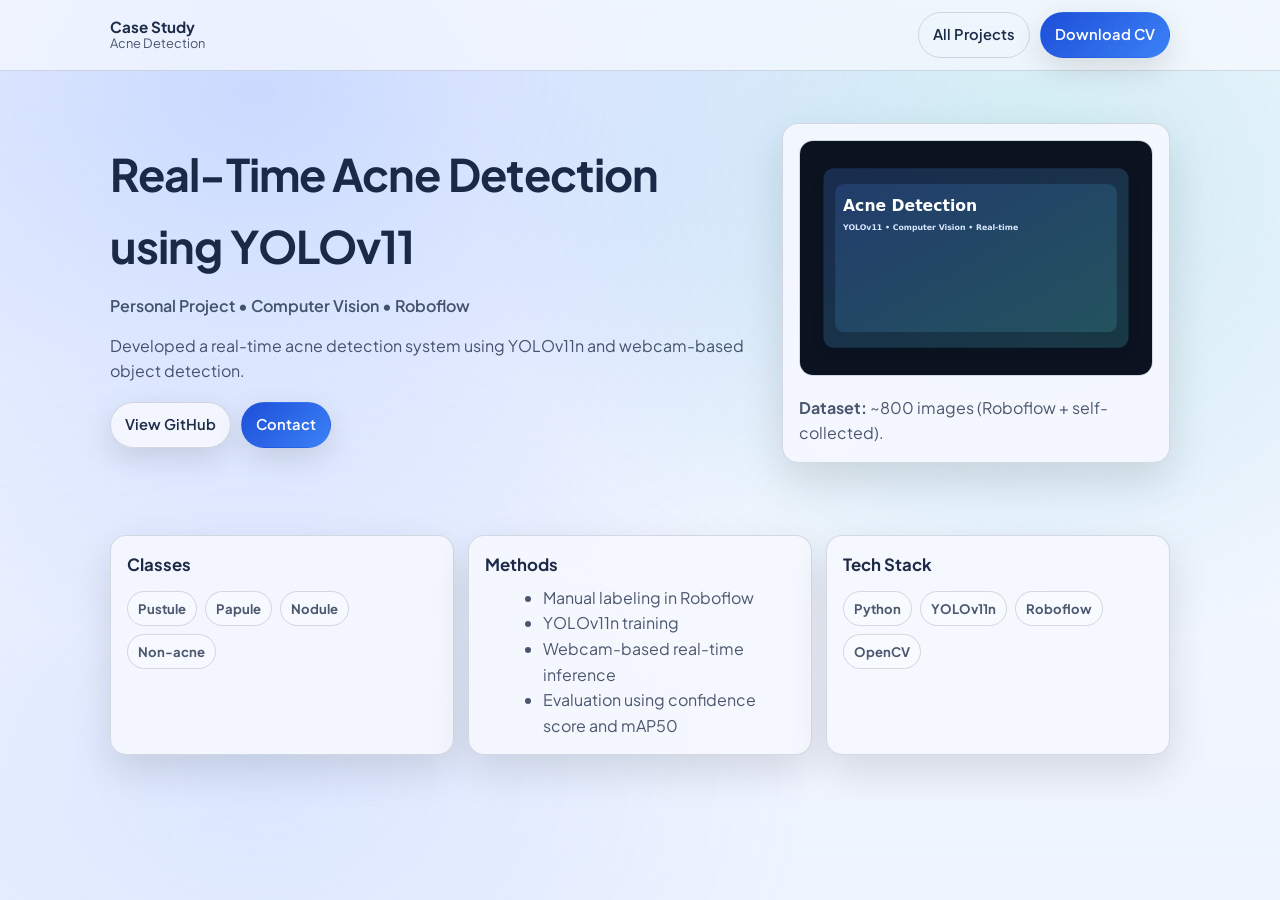
<file: projects/acne-detection/index.html>
<!doctype html>
<html lang="en">
  <head>
    <meta charset="utf-8" />
    <meta name="viewport" content="width=device-width, initial-scale=1" />
    <title>Acne Detection — Case Study</title>
    <meta name="description" content="Case study: Real time acne detection using YOLOv11." />
    <link rel="stylesheet" href="../../assets/css/styles.css" />
  </head>
  <body id="top">
    <a class="skip-link" href="#content">Skip to content</a>

    <nav class="nav" aria-label="Primary navigation">
      <div class="container">
        <div class="nav-inner">
          <a class="brand" href="../../index.html">
            <span class="brand-text">
              <strong>Case Study</strong>
              <span>Acne Detection</span>
            </span>
          </a>
          <div class="nav-actions">
            <a class="btn ghost" href="../index.html">All Projects</a>
            <a class="btn primary" href="../../CV_ATS_ANDI_HISYAM.pdf" download>Download CV</a>
          </div>
        </div>
      </div>
    </nav>

    <main id="content">
      <header class="hero">
        <div class="container">
          <div class="hero-grid">
            <div>
              <h1>Real-Time Acne Detection using YOLOv11</h1>
              <p class="subtitle">Personal Project • Computer Vision • Roboflow</p>
              <p class="desc">
                Developed a real-time acne detection system using YOLOv11n and webcam-based object detection.
              </p>
              <div class="hero-actions">
                <!-- TODO: Replace placeholder repository link when ready -->
                <a class="btn" href="https://github.com/andihisyam/acne-detection-yolov11" target="_blank" rel="noreferrer">View GitHub</a>
                <a class="btn primary" href="../../index.html#contact">Contact</a>
              </div>
            </div>
            <div class="hero-card">
              <img src="../../assets/img/projects/acne-detection.svg" alt="Acne detection project image" loading="lazy" decoding="async" style="width:100%; height:auto; border-radius: 14px; border: 1px solid var(--border);" />
              <p style="color: var(--muted); margin: 12px 0 0;">
                <strong>Dataset:</strong> ~800 images (Roboflow + self-collected).
              </p>
            </div>
          </div>
        </div>
      </header>

      <section class="reveal">
        <div class="container">
          <div class="grid-3">
            <div class="card">
              <h3>Classes</h3>
              <div class="badges">
                <span class="badge">Pustule</span>
                <span class="badge">Papule</span>
                <span class="badge">Nodule</span>
                <span class="badge">Non-acne</span>
              </div>
            </div>
            <div class="card">
              <h3>Methods</h3>
              <ul style="margin: 0 0 0 18px; color: var(--muted);">
                <li>Manual labeling in Roboflow</li>
                <li>YOLOv11n training</li>
                <li>Webcam-based real-time inference</li>
                <li>Evaluation using confidence score and mAP50</li>
              </ul>
            </div>
            <div class="card">
              <h3>Tech Stack</h3>
              <div class="badges">
                <span class="badge">Python</span>
                <span class="badge">YOLOv11n</span>
                <span class="badge">Roboflow</span>
                <span class="badge">OpenCV</span>
              </div>
            </div>
          </div>
        </div>
      </section>
    </main>

    <a class="back-to-top floating" href="#top" aria-label="Back to top" data-back-to-top data-visible="false">
      <img src="../../assets/img/back-to-top.png" alt="" loading="lazy" decoding="async" />
    </a>

    <script src="../../assets/js/main.js"></script>
  </body>
</html>
</file>
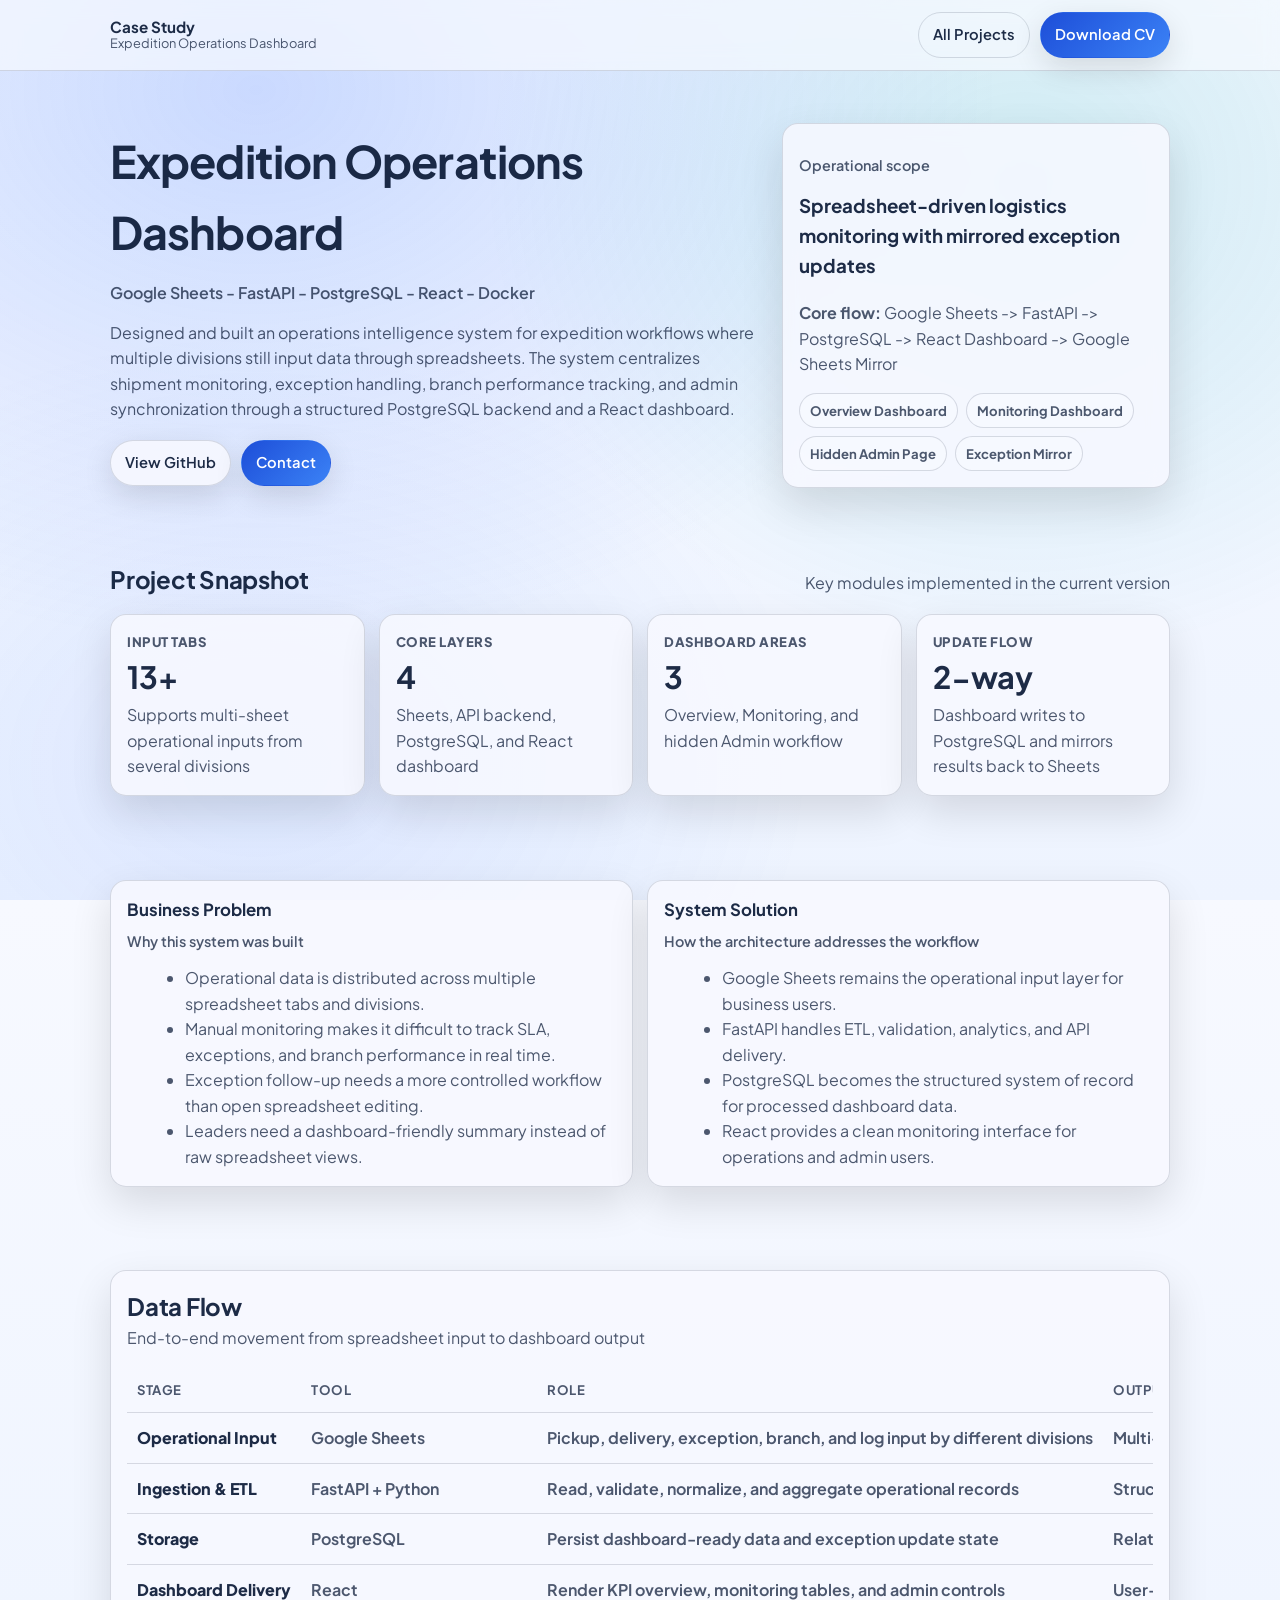
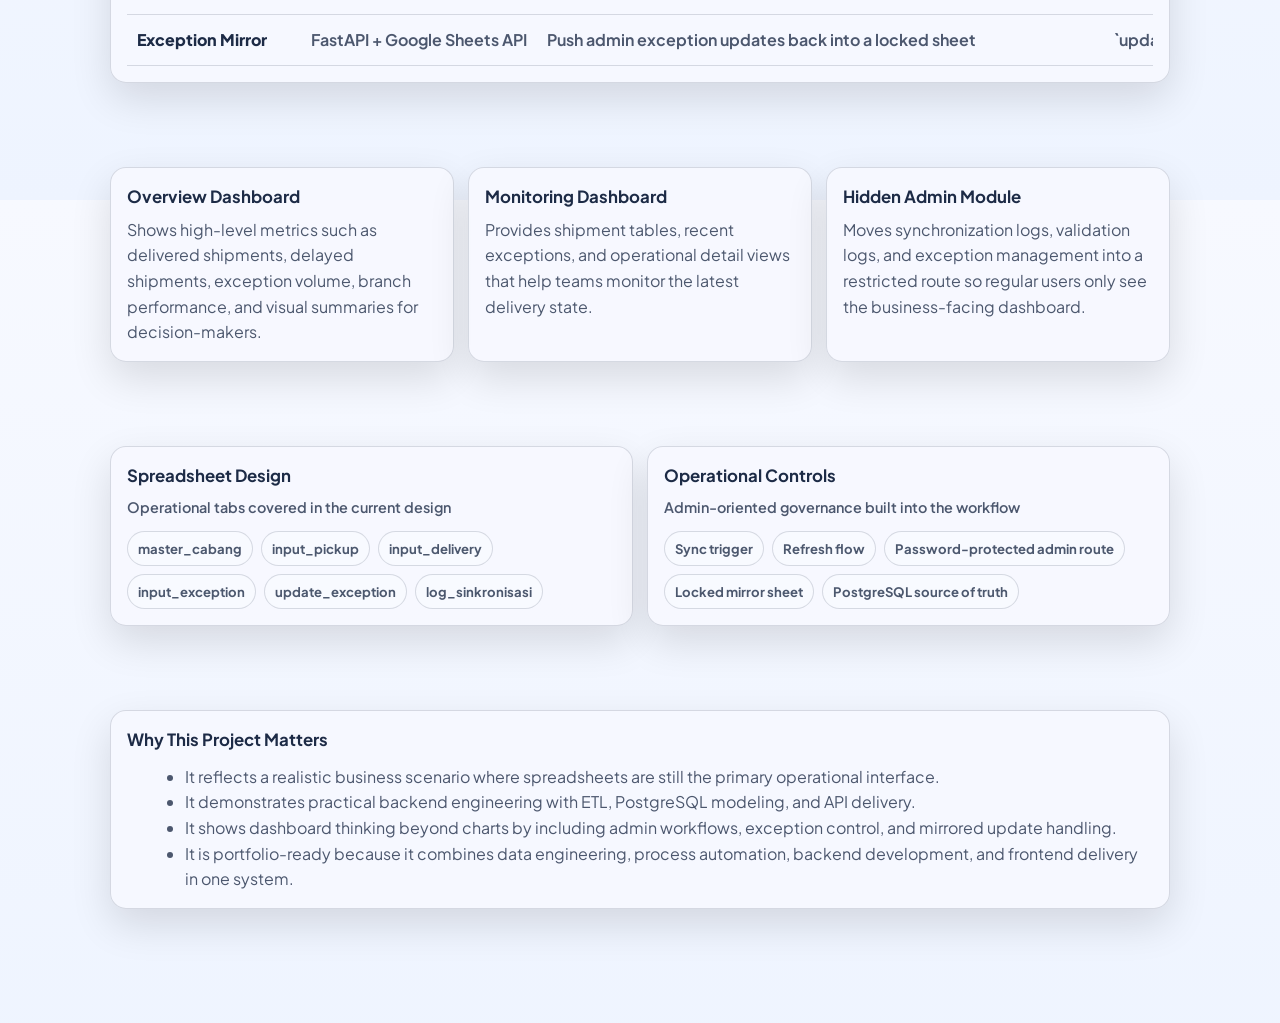
<file: projects/expedition-operations-dashboard/index.html>
<!doctype html>
<html lang="en">
  <head>
    <meta charset="utf-8" />
    <meta name="viewport" content="width=device-width, initial-scale=1" />
    <title>Expedition Operations Dashboard - Case Study</title>
    <meta name="description" content="Case study: expedition operations dashboard using Google Sheets, FastAPI, PostgreSQL, Docker, and React." />
    <link rel="stylesheet" href="../../assets/css/styles.css" />
  </head>
  <body id="top">
    <a class="skip-link" href="#content">Skip to content</a>

    <nav class="nav" aria-label="Primary navigation">
      <div class="container">
        <div class="nav-inner">
          <a class="brand" href="../../index.html">
            <span class="brand-text">
              <strong>Case Study</strong>
              <span>Expedition Operations Dashboard</span>
            </span>
          </a>
          <div class="nav-actions">
            <a class="btn ghost" href="../index.html">All Projects</a>
            <a class="btn primary" href="../../CV_ATS_ANDI_HISYAM.pdf" download>Download CV</a>
          </div>
        </div>
      </div>
    </nav>

    <main id="content">
      <header class="hero">
        <div class="container">
          <div class="hero-grid">
            <div>
              <h1>Expedition Operations Dashboard</h1>
              <p class="subtitle">Google Sheets - FastAPI - PostgreSQL - React - Docker</p>
              <p class="desc">
                Designed and built an operations intelligence system for expedition workflows where multiple divisions still input data through spreadsheets. The system centralizes shipment monitoring, exception handling, branch performance tracking, and admin synchronization through a structured PostgreSQL backend and a React dashboard.
              </p>
              <div class="hero-actions">
                <a class="btn" href="https://github.com/andihisyam/expedition-data-automation" target="_blank" rel="noreferrer">View GitHub</a>
                <a class="btn primary" href="../../index.html#contact">Contact</a>
              </div>
            </div>
            <div class="hero-card">
              <p class="project-meta">Operational scope</p>
              <h3 style="margin-top: 6px;">Spreadsheet-driven logistics monitoring with mirrored exception updates</h3>
              <p style="color: var(--muted); margin-top: 10px;"><strong>Core flow:</strong> Google Sheets -> FastAPI -> PostgreSQL -> React Dashboard -> Google Sheets Mirror</p>
              <div class="badges">
                <span class="badge">Overview Dashboard</span>
                <span class="badge">Monitoring Dashboard</span>
                <span class="badge">Hidden Admin Page</span>
                <span class="badge">Exception Mirror</span>
              </div>
            </div>
          </div>
        </div>
      </header>

      <section class="reveal">
        <div class="container">
          <div class="section-head">
            <h2>Project Snapshot</h2>
            <p>Key modules implemented in the current version</p>
          </div>

          <div class="case-metric-grid">
            <div class="card metric-card">
              <span>Input Tabs</span>
              <strong>13+</strong>
              <p>Supports multi-sheet operational inputs from several divisions</p>
            </div>
            <div class="card metric-card">
              <span>Core Layers</span>
              <strong>4</strong>
              <p>Sheets, API backend, PostgreSQL, and React dashboard</p>
            </div>
            <div class="card metric-card">
              <span>Dashboard Areas</span>
              <strong>3</strong>
              <p>Overview, Monitoring, and hidden Admin workflow</p>
            </div>
            <div class="card metric-card">
              <span>Update Flow</span>
              <strong>2-way</strong>
              <p>Dashboard writes to PostgreSQL and mirrors results back to Sheets</p>
            </div>
          </div>
        </div>
      </section>

      <section class="reveal">
        <div class="container">
          <div class="grid-2">
            <div class="card">
              <h3>Business Problem</h3>
              <p class="project-meta">Why this system was built</p>
              <ul style="margin: 12px 0 0 18px; color: var(--muted);">
                <li>Operational data is distributed across multiple spreadsheet tabs and divisions.</li>
                <li>Manual monitoring makes it difficult to track SLA, exceptions, and branch performance in real time.</li>
                <li>Exception follow-up needs a more controlled workflow than open spreadsheet editing.</li>
                <li>Leaders need a dashboard-friendly summary instead of raw spreadsheet views.</li>
              </ul>
            </div>

            <div class="card">
              <h3>System Solution</h3>
              <p class="project-meta">How the architecture addresses the workflow</p>
              <ul style="margin: 12px 0 0 18px; color: var(--muted);">
                <li>Google Sheets remains the operational input layer for business users.</li>
                <li>FastAPI handles ETL, validation, analytics, and API delivery.</li>
                <li>PostgreSQL becomes the structured system of record for processed dashboard data.</li>
                <li>React provides a clean monitoring interface for operations and admin users.</li>
              </ul>
            </div>
          </div>
        </div>
      </section>

      <section class="reveal">
        <div class="container">
          <div class="card">
            <div class="section-head compact">
              <div>
                <h2>Data Flow</h2>
                <p>End-to-end movement from spreadsheet input to dashboard output</p>
              </div>
            </div>
            <div class="table-wrap">
              <table class="case-table">
                <thead>
                  <tr>
                    <th>Stage</th>
                    <th>Tool</th>
                    <th>Role</th>
                    <th>Output</th>
                  </tr>
                </thead>
                <tbody>
                  <tr>
                    <td>Operational Input</td>
                    <td>Google Sheets</td>
                    <td>Pickup, delivery, exception, branch, and log input by different divisions</td>
                    <td>Multi-tab spreadsheet records</td>
                  </tr>
                  <tr>
                    <td>Ingestion & ETL</td>
                    <td>FastAPI + Python</td>
                    <td>Read, validate, normalize, and aggregate operational records</td>
                    <td>Structured shipment and analytics objects</td>
                  </tr>
                  <tr>
                    <td>Storage</td>
                    <td>PostgreSQL</td>
                    <td>Persist dashboard-ready data and exception update state</td>
                    <td>Relational tables for API consumption</td>
                  </tr>
                  <tr>
                    <td>Dashboard Delivery</td>
                    <td>React</td>
                    <td>Render KPI overview, monitoring tables, and admin controls</td>
                    <td>User-facing operational dashboard</td>
                  </tr>
                  <tr>
                    <td>Exception Mirror</td>
                    <td>FastAPI + Google Sheets API</td>
                    <td>Push admin exception updates back into a locked sheet</td>
                    <td>`update_exception` audit trail</td>
                  </tr>
                </tbody>
              </table>
            </div>
          </div>
        </div>
      </section>

      <section class="reveal">
        <div class="container">
          <div class="grid-3">
            <div class="card">
              <h3>Overview Dashboard</h3>
              <p>Shows high-level metrics such as delivered shipments, delayed shipments, exception volume, branch performance, and visual summaries for decision-makers.</p>
            </div>
            <div class="card">
              <h3>Monitoring Dashboard</h3>
              <p>Provides shipment tables, recent exceptions, and operational detail views that help teams monitor the latest delivery state.</p>
            </div>
            <div class="card">
              <h3>Hidden Admin Module</h3>
              <p>Moves synchronization logs, validation logs, and exception management into a restricted route so regular users only see the business-facing dashboard.</p>
            </div>
          </div>
        </div>
      </section>

      <section class="reveal">
        <div class="container">
          <div class="grid-2">
            <div class="card">
              <h3>Spreadsheet Design</h3>
              <p class="project-meta">Operational tabs covered in the current design</p>
              <div class="badges">
                <span class="badge">master_cabang</span>
                <span class="badge">input_pickup</span>
                <span class="badge">input_delivery</span>
                <span class="badge">input_exception</span>
                <span class="badge">update_exception</span>
                <span class="badge">log_sinkronisasi</span>
              </div>
            </div>
            <div class="card">
              <h3>Operational Controls</h3>
              <p class="project-meta">Admin-oriented governance built into the workflow</p>
              <div class="badges">
                <span class="badge">Sync trigger</span>
                <span class="badge">Refresh flow</span>
                <span class="badge">Password-protected admin route</span>
                <span class="badge">Locked mirror sheet</span>
                <span class="badge">PostgreSQL source of truth</span>
              </div>
            </div>
          </div>
        </div>
      </section>

      <section class="reveal">
        <div class="container">
          <div class="card">
            <h3>Why This Project Matters</h3>
            <ul style="margin: 10px 0 0 18px; color: var(--muted);">
              <li>It reflects a realistic business scenario where spreadsheets are still the primary operational interface.</li>
              <li>It demonstrates practical backend engineering with ETL, PostgreSQL modeling, and API delivery.</li>
              <li>It shows dashboard thinking beyond charts by including admin workflows, exception control, and mirrored update handling.</li>
              <li>It is portfolio-ready because it combines data engineering, process automation, backend development, and frontend delivery in one system.</li>
            </ul>
          </div>
        </div>
      </section>
    </main>

    <a class="back-to-top floating" href="#top" aria-label="Back to top" data-back-to-top data-visible="false">
      <img src="../../assets/img/back-to-top.png" alt="" loading="lazy" decoding="async" />
    </a>

    <script src="../../assets/js/main.js"></script>
  </body>
</html>
</file>
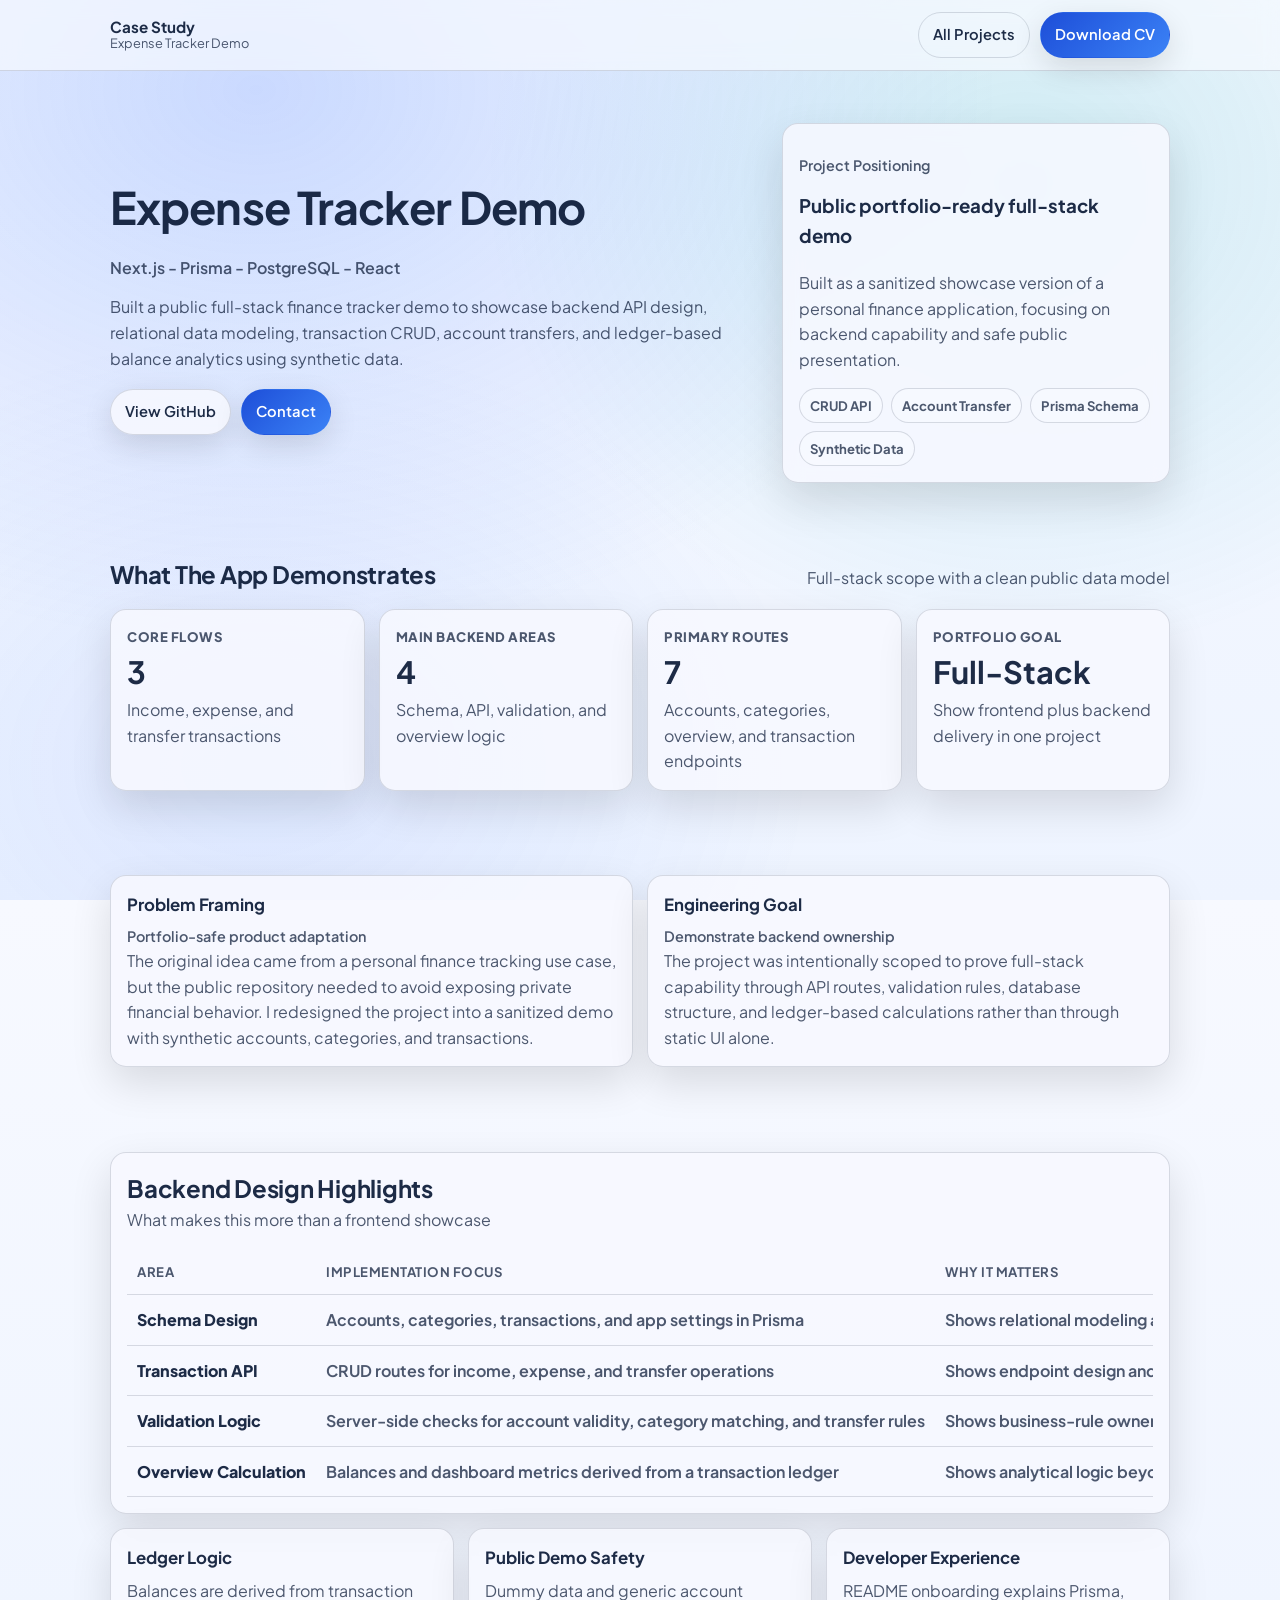
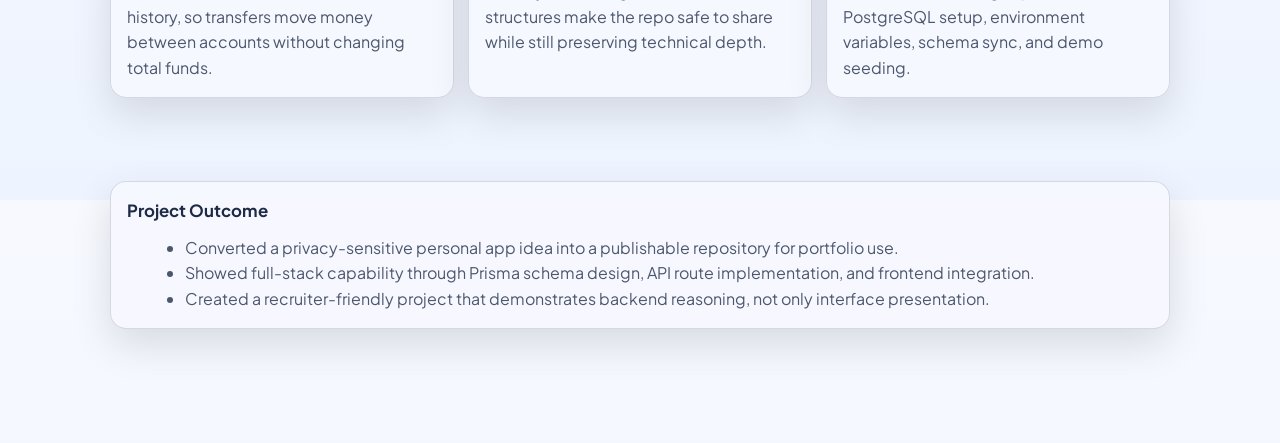
<file: projects/expense-tracker/index.html>
<!doctype html>
<html lang="en">
  <head>
    <meta charset="utf-8" />
    <meta name="viewport" content="width=device-width, initial-scale=1" />
    <title>Expense Tracker Demo - Case Study</title>
    <meta name="description" content="Case study: full-stack expense tracker demo built with Next.js, Prisma, PostgreSQL, and React." />
    <link rel="stylesheet" href="../../assets/css/styles.css" />
  </head>
  <body id="top">
    <a class="skip-link" href="#content">Skip to content</a>

    <nav class="nav" aria-label="Primary navigation">
      <div class="container">
        <div class="nav-inner">
          <a class="brand" href="../../index.html">
            <span class="brand-text">
              <strong>Case Study</strong>
              <span>Expense Tracker Demo</span>
            </span>
          </a>
          <div class="nav-actions">
            <a class="btn ghost" href="../index.html">All Projects</a>
            <a class="btn primary" href="../../CV_ATS_ANDI_HISYAM.pdf" download>Download CV</a>
          </div>
        </div>
      </div>
    </nav>

    <main id="content">
      <header class="hero">
        <div class="container">
          <div class="hero-grid">
            <div>
              <h1>Expense Tracker Demo</h1>
              <p class="subtitle">Next.js - Prisma - PostgreSQL - React</p>
              <p class="desc">
                Built a public full-stack finance tracker demo to showcase backend API design, relational data modeling, transaction CRUD, account transfers, and ledger-based balance analytics using synthetic data.
              </p>
              <div class="hero-actions">
                <a class="btn" href="https://github.com/andihisyam/tracker-expense" target="_blank" rel="noreferrer">View GitHub</a>
                <a class="btn primary" href="../../index.html#contact">Contact</a>
              </div>
            </div>
            <div class="hero-card">
              <p class="project-meta">Project Positioning</p>
              <h3 style="margin-top: 6px;">Public portfolio-ready full-stack demo</h3>
              <p style="color: var(--muted); margin-top: 10px;">
                Built as a sanitized showcase version of a personal finance application, focusing on backend capability and safe public presentation.
              </p>
              <div class="badges">
                <span class="badge">CRUD API</span>
                <span class="badge">Account Transfer</span>
                <span class="badge">Prisma Schema</span>
                <span class="badge">Synthetic Data</span>
              </div>
            </div>
          </div>
        </div>
      </header>

      <section class="reveal">
        <div class="container">
          <div class="section-head">
            <h2>What The App Demonstrates</h2>
            <p>Full-stack scope with a clean public data model</p>
          </div>

          <div class="case-metric-grid">
            <div class="card metric-card">
              <span>Core Flows</span>
              <strong>3</strong>
              <p>Income, expense, and transfer transactions</p>
            </div>
            <div class="card metric-card">
              <span>Main Backend Areas</span>
              <strong>4</strong>
              <p>Schema, API, validation, and overview logic</p>
            </div>
            <div class="card metric-card">
              <span>Primary Routes</span>
              <strong>7</strong>
              <p>Accounts, categories, overview, and transaction endpoints</p>
            </div>
            <div class="card metric-card">
              <span>Portfolio Goal</span>
              <strong>Full-Stack</strong>
              <p>Show frontend plus backend delivery in one project</p>
            </div>
          </div>
        </div>
      </section>

      <section class="reveal">
        <div class="container">
          <div class="grid-2">
            <div class="card">
              <h3>Problem Framing</h3>
              <p class="project-meta">Portfolio-safe product adaptation</p>
              <p>
                The original idea came from a personal finance tracking use case, but the public repository needed to avoid exposing private financial behavior. I redesigned the project into a sanitized demo with synthetic accounts, categories, and transactions.
              </p>
            </div>

            <div class="card">
              <h3>Engineering Goal</h3>
              <p class="project-meta">Demonstrate backend ownership</p>
              <p>
                The project was intentionally scoped to prove full-stack capability through API routes, validation rules, database structure, and ledger-based calculations rather than through static UI alone.
              </p>
            </div>
          </div>
        </div>
      </section>

      <section class="reveal">
        <div class="container">
          <div class="card">
            <div class="section-head compact">
              <div>
                <h2>Backend Design Highlights</h2>
                <p>What makes this more than a frontend showcase</p>
              </div>
            </div>
            <div class="table-wrap">
              <table class="case-table">
                <thead>
                  <tr>
                    <th>Area</th>
                    <th>Implementation Focus</th>
                    <th>Why It Matters</th>
                  </tr>
                </thead>
                <tbody>
                  <tr>
                    <td>Schema Design</td>
                    <td>Accounts, categories, transactions, and app settings in Prisma</td>
                    <td>Shows relational modeling and clear entity boundaries</td>
                  </tr>
                  <tr>
                    <td>Transaction API</td>
                    <td>CRUD routes for income, expense, and transfer operations</td>
                    <td>Shows endpoint design and structured payload handling</td>
                  </tr>
                  <tr>
                    <td>Validation Logic</td>
                    <td>Server-side checks for account validity, category matching, and transfer rules</td>
                    <td>Shows business-rule ownership on the backend</td>
                  </tr>
                  <tr>
                    <td>Overview Calculation</td>
                    <td>Balances and dashboard metrics derived from a transaction ledger</td>
                    <td>Shows analytical logic beyond basic CRUD</td>
                  </tr>
                </tbody>
              </table>
            </div>
          </div>

          <div class="grid-3" style="margin-top: 14px;">
            <div class="card">
              <h3>Ledger Logic</h3>
              <p>Balances are derived from transaction history, so transfers move money between accounts without changing total funds.</p>
            </div>
            <div class="card">
              <h3>Public Demo Safety</h3>
              <p>Dummy data and generic account structures make the repo safe to share while still preserving technical depth.</p>
            </div>
            <div class="card">
              <h3>Developer Experience</h3>
              <p>README onboarding explains Prisma, PostgreSQL setup, environment variables, schema sync, and demo seeding.</p>
            </div>
          </div>
        </div>
      </section>

      <section class="reveal">
        <div class="container">
          <div class="card">
            <h3>Project Outcome</h3>
            <ul style="margin: 10px 0 0 18px; color: var(--muted);">
              <li>Converted a privacy-sensitive personal app idea into a publishable repository for portfolio use.</li>
              <li>Showed full-stack capability through Prisma schema design, API route implementation, and frontend integration.</li>
              <li>Created a recruiter-friendly project that demonstrates backend reasoning, not only interface presentation.</li>
            </ul>
          </div>
        </div>
      </section>
    </main>

    <a class="back-to-top floating" href="#top" aria-label="Back to top" data-back-to-top data-visible="false">
      <img src="../../assets/img/back-to-top.png" alt="" loading="lazy" decoding="async" />
    </a>

    <script src="../../assets/js/main.js"></script>
  </body>
</html>
</file>
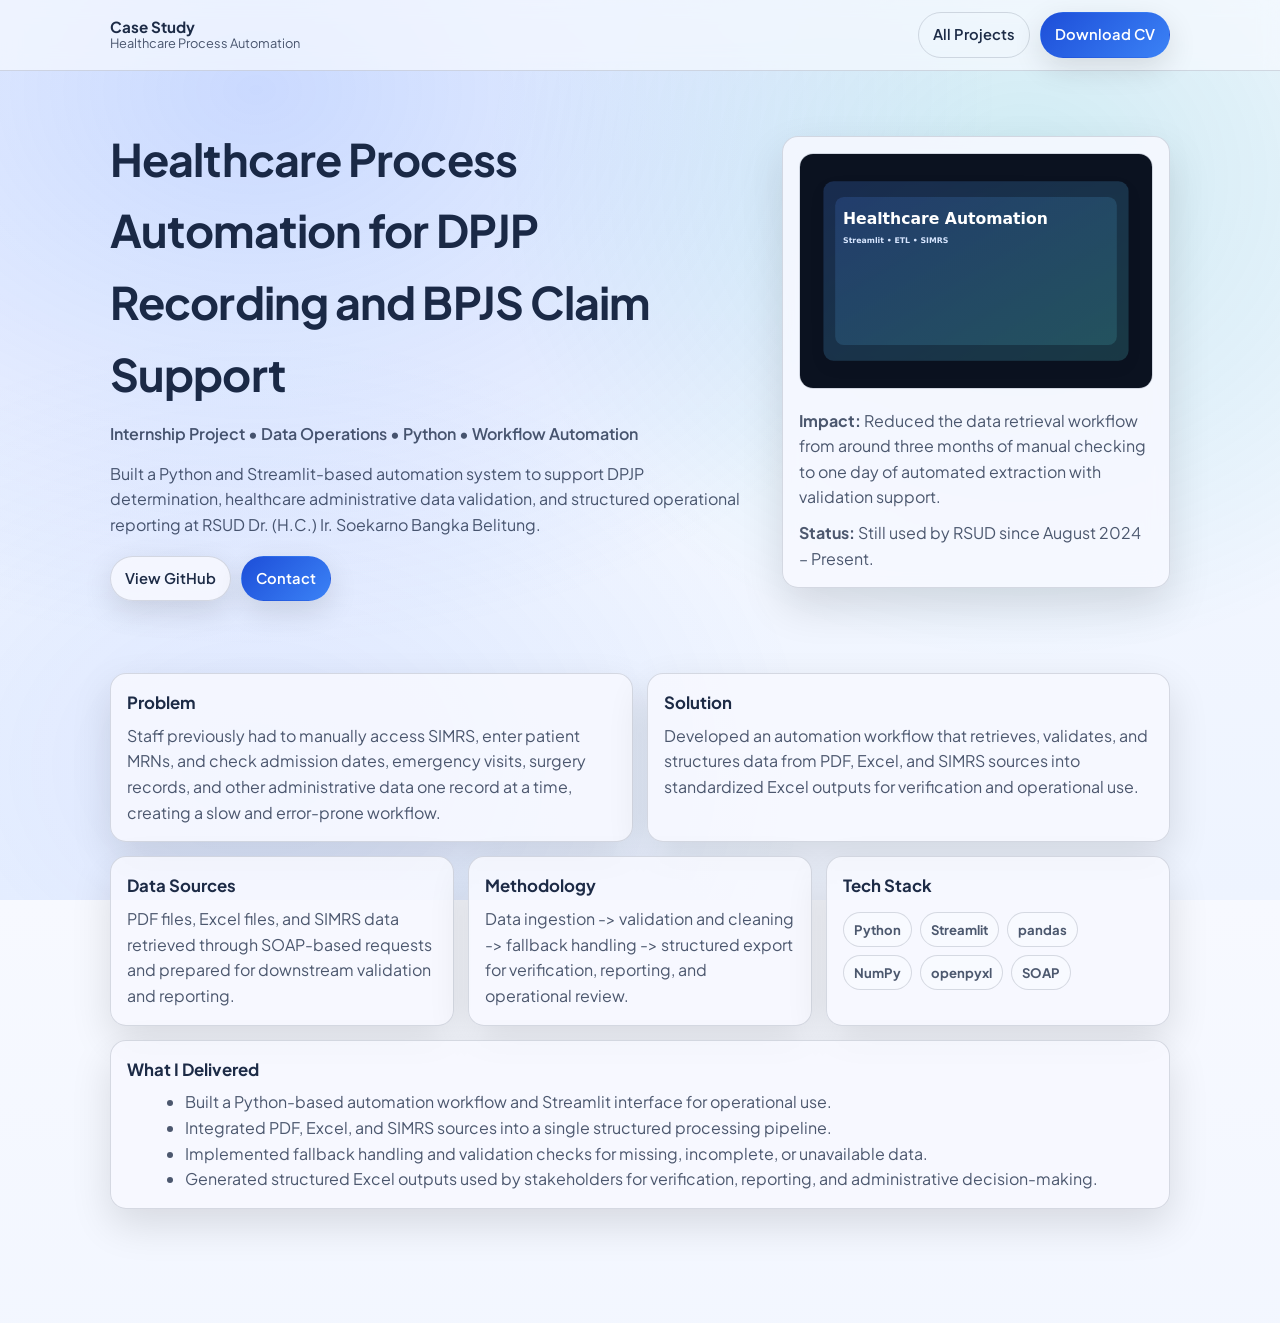
<file: projects/healthcare-process-automation/index.html>
<!doctype html>
<html lang="en">
  <head>
    <meta charset="utf-8" />
    <meta name="viewport" content="width=device-width, initial-scale=1" />
    <title>Healthcare Process Automation — Case Study</title>
    <meta name="description" content="Case study: Healthcare process automation for DPJP recording and BPJS claim support." />
    <link rel="stylesheet" href="../../assets/css/styles.css" />
  </head>
  <body id="top">
    <a class="skip-link" href="#content">Skip to content</a>

    <nav class="nav" aria-label="Primary navigation">
      <div class="container">
        <div class="nav-inner">
          <a class="brand" href="../../index.html">
            <span class="brand-text">
              <strong>Case Study</strong>
              <span>Healthcare Process Automation</span>
            </span>
          </a>
          <div class="nav-actions">
            <a class="btn ghost" href="../index.html">All Projects</a>
            <a class="btn primary" href="../../CV_ATS_ANDI_HISYAM.pdf" download>Download CV</a>
          </div>
        </div>
      </div>
    </nav>

    <main id="content">
      <header class="hero">
        <div class="container">
          <div class="hero-grid">
            <div>
              <h1>Healthcare Process Automation for DPJP Recording and BPJS Claim Support</h1>
              <p class="subtitle">Internship Project • Data Operations • Python • Workflow Automation</p>
              <p class="desc">
                Built a Python and Streamlit-based automation system to support DPJP determination, healthcare administrative data validation, and structured operational reporting at RSUD Dr. (H.C.) Ir. Soekarno Bangka Belitung.
              </p>
              <div class="hero-actions">
                <!-- TODO: Replace placeholder repository link when ready -->
                <a class="btn" href="https://github.com/andihisyam/healthcare-process-automation" target="_blank" rel="noreferrer">View GitHub</a>
                <a class="btn primary" href="../../index.html#contact">Contact</a>
              </div>
            </div>
            <div class="hero-card">
              <img src="../../assets/img/projects/healthcare-automation.svg" alt="Healthcare automation project image" loading="lazy" decoding="async" style="width:100%; height:auto; border-radius: 14px; border: 1px solid var(--border);" />
              <p style="color: var(--muted); margin: 12px 0 0;">
                <strong>Impact:</strong> Reduced the data retrieval workflow from around three months of manual checking to one day of automated extraction with validation support.
              </p>
              <p style="color: var(--muted); margin: 10px 0 0;">
                <strong>Status:</strong> Still used by RSUD since August 2024 – Present.
              </p>
            </div>
          </div>
        </div>
      </header>

      <section class="reveal">
        <div class="container">
          <div class="grid-2">
            <div class="card">
              <h3>Problem</h3>
              <p>Staff previously had to manually access SIMRS, enter patient MRNs, and check admission dates, emergency visits, surgery records, and other administrative data one record at a time, creating a slow and error-prone workflow.</p>
            </div>
            <div class="card">
              <h3>Solution</h3>
              <p>Developed an automation workflow that retrieves, validates, and structures data from PDF, Excel, and SIMRS sources into standardized Excel outputs for verification and operational use.</p>
            </div>
          </div>

          <div class="grid-3" style="margin-top: 14px;">
            <div class="card">
              <h3>Data Sources</h3>
              <p>PDF files, Excel files, and SIMRS data retrieved through SOAP-based requests and prepared for downstream validation and reporting.</p>
            </div>
            <div class="card">
              <h3>Methodology</h3>
              <p>Data ingestion -> validation and cleaning -> fallback handling -> structured export for verification, reporting, and operational review.</p>
            </div>
            <div class="card">
              <h3>Tech Stack</h3>
              <div class="badges">
                <span class="badge">Python</span>
                <span class="badge">Streamlit</span>
                <span class="badge">pandas</span>
                <span class="badge">NumPy</span>
                <span class="badge">openpyxl</span>
                <span class="badge">SOAP</span>
              </div>
            </div>
          </div>

          <div class="card" style="margin-top: 14px;">
            <h3>What I Delivered</h3>
            <ul style="margin: 0 0 0 18px; color: var(--muted);">
              <li>Built a Python-based automation workflow and Streamlit interface for operational use.</li>
              <li>Integrated PDF, Excel, and SIMRS sources into a single structured processing pipeline.</li>
              <li>Implemented fallback handling and validation checks for missing, incomplete, or unavailable data.</li>
              <li>Generated structured Excel outputs used by stakeholders for verification, reporting, and administrative decision-making.</li>
            </ul>
          </div>
        </div>
      </section>
    </main>

    <a class="back-to-top floating" href="#top" aria-label="Back to top" data-back-to-top data-visible="false">
      <img src="../../assets/img/back-to-top.png" alt="" loading="lazy" decoding="async" />
    </a>

    <script src="../../assets/js/main.js"></script>
  </body>
</html>
</file>
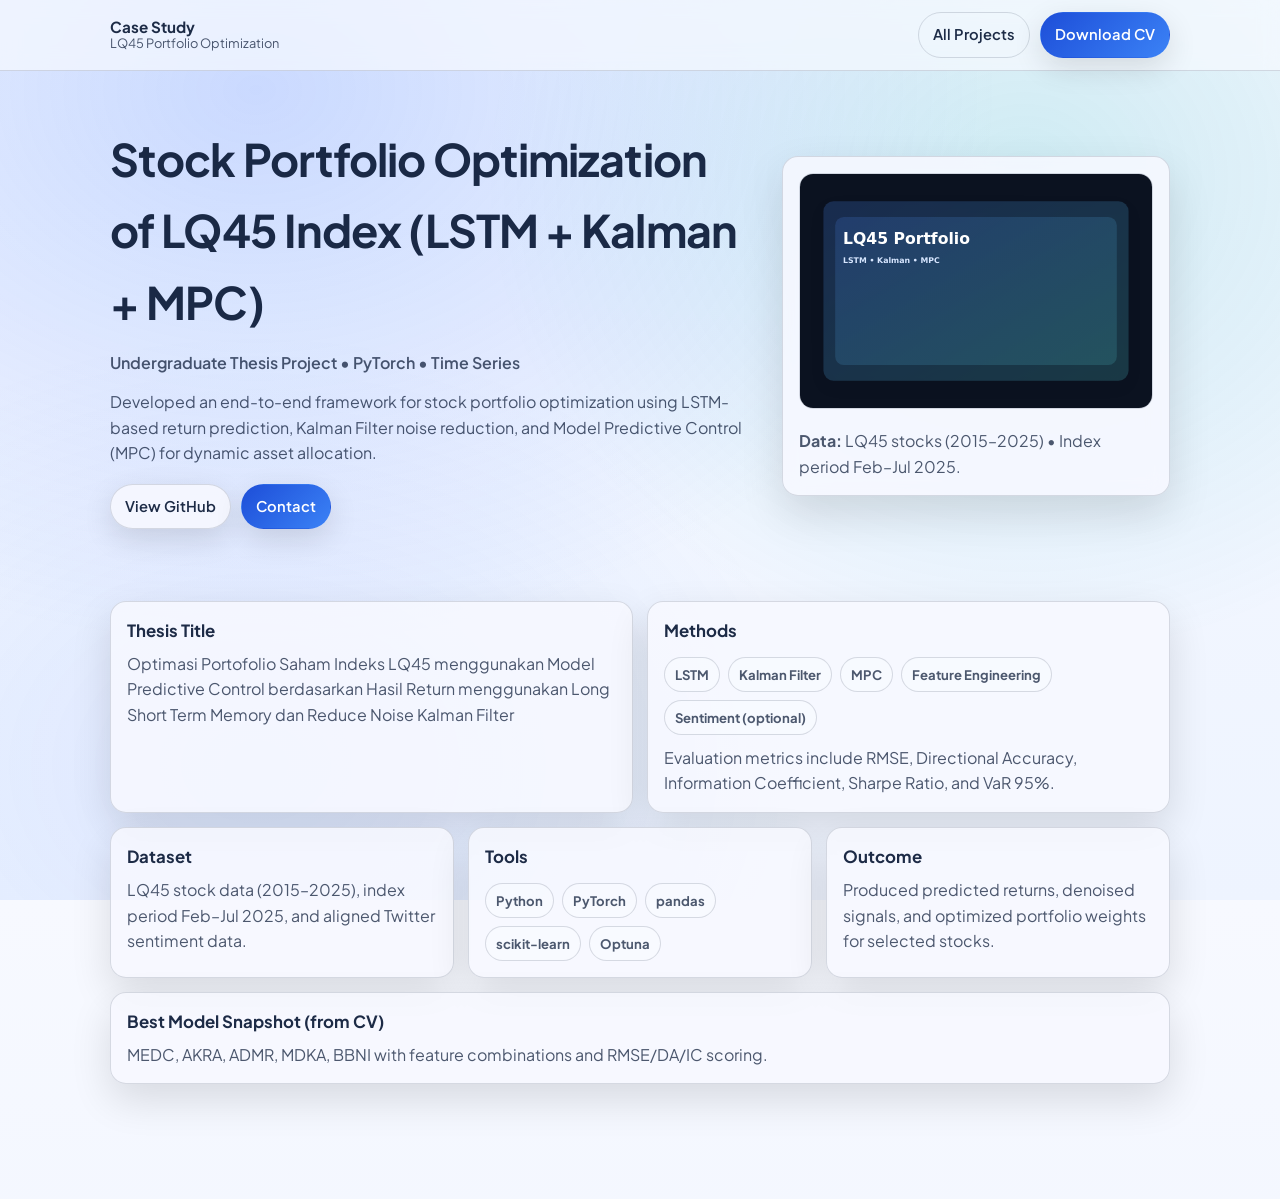
<file: projects/lq45-portfolio-optimization/index.html>
<!doctype html>
<html lang="en">
  <head>
    <meta charset="utf-8" />
    <meta name="viewport" content="width=device-width, initial-scale=1" />
    <title>LQ45 Portfolio Optimization — Case Study</title>
    <meta name="description" content="Case study: LQ45 portfolio optimization using LSTM, Kalman filter, and MPC." />
    <link rel="stylesheet" href="../../assets/css/styles.css" />
  </head>
  <body id="top">
    <a class="skip-link" href="#content">Skip to content</a>

    <nav class="nav" aria-label="Primary navigation">
      <div class="container">
        <div class="nav-inner">
          <a class="brand" href="../../index.html">
            <span class="brand-text">
              <strong>Case Study</strong>
              <span>LQ45 Portfolio Optimization</span>
            </span>
          </a>
          <div class="nav-actions">
            <a class="btn ghost" href="../index.html">All Projects</a>
            <a class="btn primary" href="../../CV_ATS_ANDI_HISYAM.pdf" download>Download CV</a>
          </div>
        </div>
      </div>
    </nav>

    <main id="content">
      <header class="hero">
        <div class="container">
          <div class="hero-grid">
            <div>
              <h1>Stock Portfolio Optimization of LQ45 Index (LSTM + Kalman + MPC)</h1>
              <p class="subtitle">Undergraduate Thesis Project • PyTorch • Time Series</p>
              <p class="desc">
                Developed an end-to-end framework for stock portfolio optimization using LSTM-based return prediction, Kalman Filter noise reduction, and Model Predictive Control (MPC) for dynamic asset allocation.
              </p>
              <div class="hero-actions">
                <!-- TODO: Replace placeholder repository link when ready -->
                <a class="btn" href="https://github.com/andihisyam/lq45-portfolio-optimization" target="_blank" rel="noreferrer">View GitHub</a>
                <a class="btn primary" href="../../index.html#contact">Contact</a>
              </div>
            </div>
            <div class="hero-card">
              <img src="../../assets/img/projects/lq45-portfolio.svg" alt="LQ45 portfolio project image" loading="lazy" decoding="async" style="width:100%; height:auto; border-radius: 14px; border: 1px solid var(--border);" />
              <p style="color: var(--muted); margin: 12px 0 0;">
                <strong>Data:</strong> LQ45 stocks (2015–2025) • Index period Feb–Jul 2025.
              </p>
            </div>
          </div>
        </div>
      </header>

      <section class="reveal">
        <div class="container">
          <div class="grid-2">
            <div class="card">
              <h3>Thesis Title</h3>
              <p>Optimasi Portofolio Saham Indeks LQ45 menggunakan Model Predictive Control berdasarkan Hasil Return menggunakan Long Short Term Memory dan Reduce Noise Kalman Filter</p>
            </div>
            <div class="card">
              <h3>Methods</h3>
              <div class="badges">
                <span class="badge">LSTM</span>
                <span class="badge">Kalman Filter</span>
                <span class="badge">MPC</span>
                <span class="badge">Feature Engineering</span>
                <span class="badge">Sentiment (optional)</span>
              </div>
              <p style="margin-top: 10px; color: var(--muted);">Evaluation metrics include RMSE, Directional Accuracy, Information Coefficient, Sharpe Ratio, and VaR 95%.</p>
            </div>
          </div>

          <div class="grid-3" style="margin-top: 14px;">
            <div class="card">
              <h3>Dataset</h3>
              <p>LQ45 stock data (2015–2025), index period Feb–Jul 2025, and aligned Twitter sentiment data.</p>
            </div>
            <div class="card">
              <h3>Tools</h3>
              <div class="badges">
                <span class="badge">Python</span>
                <span class="badge">PyTorch</span>
                <span class="badge">pandas</span>
                <span class="badge">scikit-learn</span>
                <span class="badge">Optuna</span>
              </div>
            </div>
            <div class="card">
              <h3>Outcome</h3>
              <p>Produced predicted returns, denoised signals, and optimized portfolio weights for selected stocks.</p>
            </div>
          </div>

          <div class="card" style="margin-top: 14px;">
            <h3>Best Model Snapshot (from CV)</h3>
            <p style="color: var(--muted); margin-top: 0;">MEDC, AKRA, ADMR, MDKA, BBNI with feature combinations and RMSE/DA/IC scoring.</p>
            <!-- TODO: Replace with real tables/plots from your repo or report -->
          </div>
        </div>
      </section>
    </main>

    <a class="back-to-top floating" href="#top" aria-label="Back to top" data-back-to-top data-visible="false">
      <img src="../../assets/img/back-to-top.png" alt="" loading="lazy" decoding="async" />
    </a>

    <script src="../../assets/js/main.js"></script>
  </body>
</html>
</file>
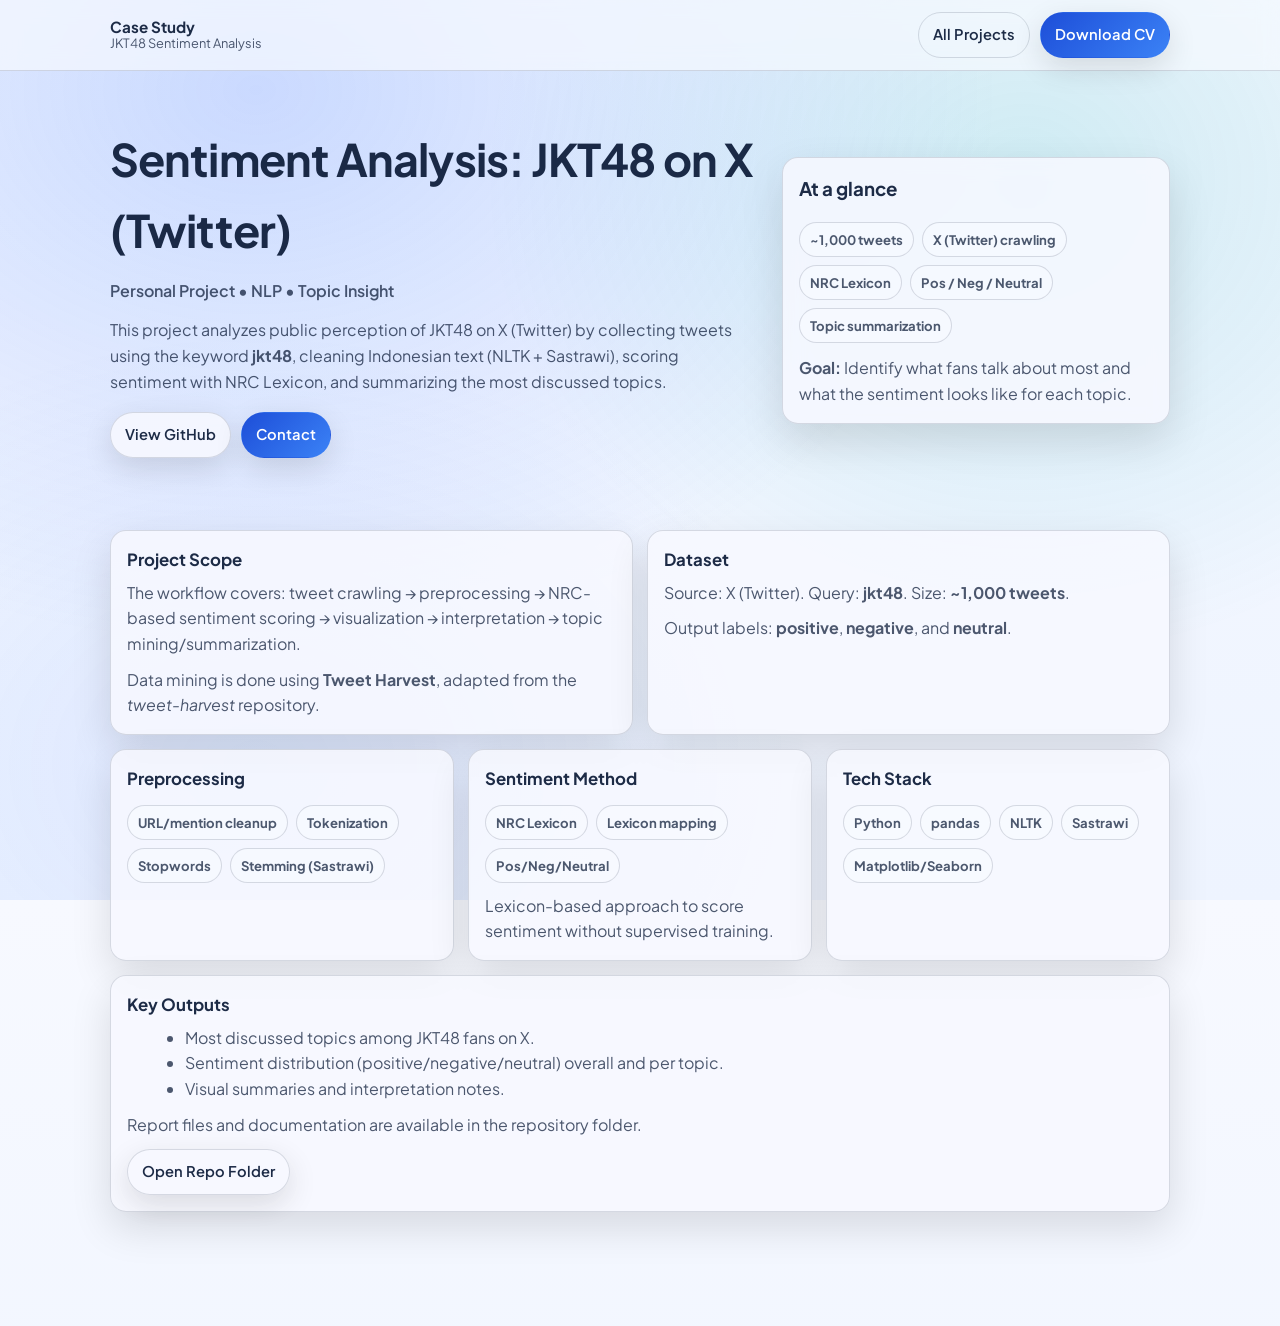
<file: projects/sentiment-analysis-jkt48/index.html>
<!doctype html>
<html lang="en">
  <head>
    <meta charset="utf-8" />
    <meta name="viewport" content="width=device-width, initial-scale=1" />
    <title>JKT48 Sentiment Analysis (X/Twitter) — Case Study</title>
    <meta name="description" content="Case study: Sentiment analysis for JKT48 tweets on X (Twitter) using NRC Lexicon with Indonesian preprocessing." />
    <link rel="stylesheet" href="../../assets/css/styles.css" />
  </head>
  <body id="top">
    <a class="skip-link" href="#content">Skip to content</a>

    <nav class="nav" aria-label="Primary navigation">
      <div class="container">
        <div class="nav-inner">
          <a class="brand" href="../../index.html">
            <span class="brand-text">
              <strong>Case Study</strong>
              <span>JKT48 Sentiment Analysis</span>
            </span>
          </a>
          <div class="nav-actions">
            <a class="btn ghost" href="../index.html">All Projects</a>
            <a class="btn primary" href="../../CV_ATS_ANDI_HISYAM.pdf" download>Download CV</a>
          </div>
        </div>
      </div>
    </nav>

    <main id="content">
      <header class="hero">
        <div class="container">
          <div class="hero-grid">
            <div>
              <h1>Sentiment Analysis: JKT48 on X (Twitter)</h1>
              <p class="subtitle">Personal Project • NLP • Topic Insight</p>
              <p class="desc">
                This project analyzes public perception of JKT48 on X (Twitter) by collecting tweets using the keyword <strong>jkt48</strong>,
                cleaning Indonesian text (NLTK + Sastrawi), scoring sentiment with NRC Lexicon, and summarizing the most discussed topics.
              </p>
              <div class="hero-actions">
                <a class="btn" href="https://github.com/andihisyam/Python-Project/tree/main/sentiment-analysis/JKT48" target="_blank" rel="noreferrer">View GitHub</a>
                <a class="btn primary" href="../../index.html#contact">Contact</a>
              </div>
            </div>
            <div class="hero-card">
              <h3 style="margin-top:0;">At a glance</h3>
              <div class="badges">
                <span class="badge">~1,000 tweets</span>
                <span class="badge">X (Twitter) crawling</span>
                <span class="badge">NRC Lexicon</span>
                <span class="badge">Pos / Neg / Neutral</span>
                <span class="badge">Topic summarization</span>
              </div>
              <p style="color: var(--muted); margin: 12px 0 0;">
                <strong>Goal:</strong> Identify what fans talk about most and what the sentiment looks like for each topic.
              </p>
            </div>
          </div>
        </div>
      </header>

      <section class="reveal">
        <div class="container">
          <div class="grid-2">
            <div class="card">
              <h3>Project Scope</h3>
              <p>
                The workflow covers: tweet crawling → preprocessing → NRC-based sentiment scoring → visualization → interpretation → topic mining/summarization.
              </p>
              <p style="margin-top: 10px; color: var(--muted);">
                Data mining is done using <strong>Tweet Harvest</strong>, adapted from the <em>tweet-harvest</em> repository.
              </p>
            </div>
            <div class="card">
              <h3>Dataset</h3>
              <p>
                Source: X (Twitter). Query: <strong>jkt48</strong>. Size: <strong>~1,000 tweets</strong>.
              </p>
              <p style="margin-top: 10px; color: var(--muted);">
                Output labels: <strong>positive</strong>, <strong>negative</strong>, and <strong>neutral</strong>.
              </p>
            </div>
          </div>

          <div class="grid-3" style="margin-top: 14px;">
            <div class="card">
              <h3>Preprocessing</h3>
              <div class="badges">
                <span class="badge">URL/mention cleanup</span>
                <span class="badge">Tokenization</span>
                <span class="badge">Stopwords</span>
                <span class="badge">Stemming (Sastrawi)</span>
              </div>
            </div>
            <div class="card">
              <h3>Sentiment Method</h3>
              <div class="badges">
                <span class="badge">NRC Lexicon</span>
                <span class="badge">Lexicon mapping</span>
                <span class="badge">Pos/Neg/Neutral</span>
              </div>
              <p style="margin-top: 10px; color: var(--muted);">
                Lexicon-based approach to score sentiment without supervised training.
              </p>
            </div>
            <div class="card">
              <h3>Tech Stack</h3>
              <div class="badges">
                <span class="badge">Python</span>
                <span class="badge">pandas</span>
                <span class="badge">NLTK</span>
                <span class="badge">Sastrawi</span>
                <span class="badge">Matplotlib/Seaborn</span>
              </div>
            </div>
          </div>

          <div class="card" style="margin-top: 14px;">
            <h3>Key Outputs</h3>
            <ul style="margin: 0 0 0 18px; color: var(--muted);">
              <li>Most discussed topics among JKT48 fans on X.</li>
              <li>Sentiment distribution (positive/negative/neutral) overall and per topic.</li>
              <li>Visual summaries and interpretation notes.</li>
            </ul>
            <p style="margin-top: 10px; color: var(--muted);">
              Report files and documentation are available in the repository folder.
            </p>
            <div class="project-actions" style="margin-top: 12px;">
              <a class="btn" href="https://github.com/andihisyam/Python-Project/tree/main/sentiment-analysis/JKT48" target="_blank" rel="noreferrer">Open Repo Folder</a>
            </div>
          </div>
        </div>
      </section>
    </main>

    <a class="back-to-top floating" href="#top" aria-label="Back to top" data-back-to-top data-visible="false">
      <img src="../../assets/img/back-to-top.png" alt="" loading="lazy" decoding="async" />
    </a>

    <script src="../../assets/js/main.js"></script>
  </body>
</html>
</file>
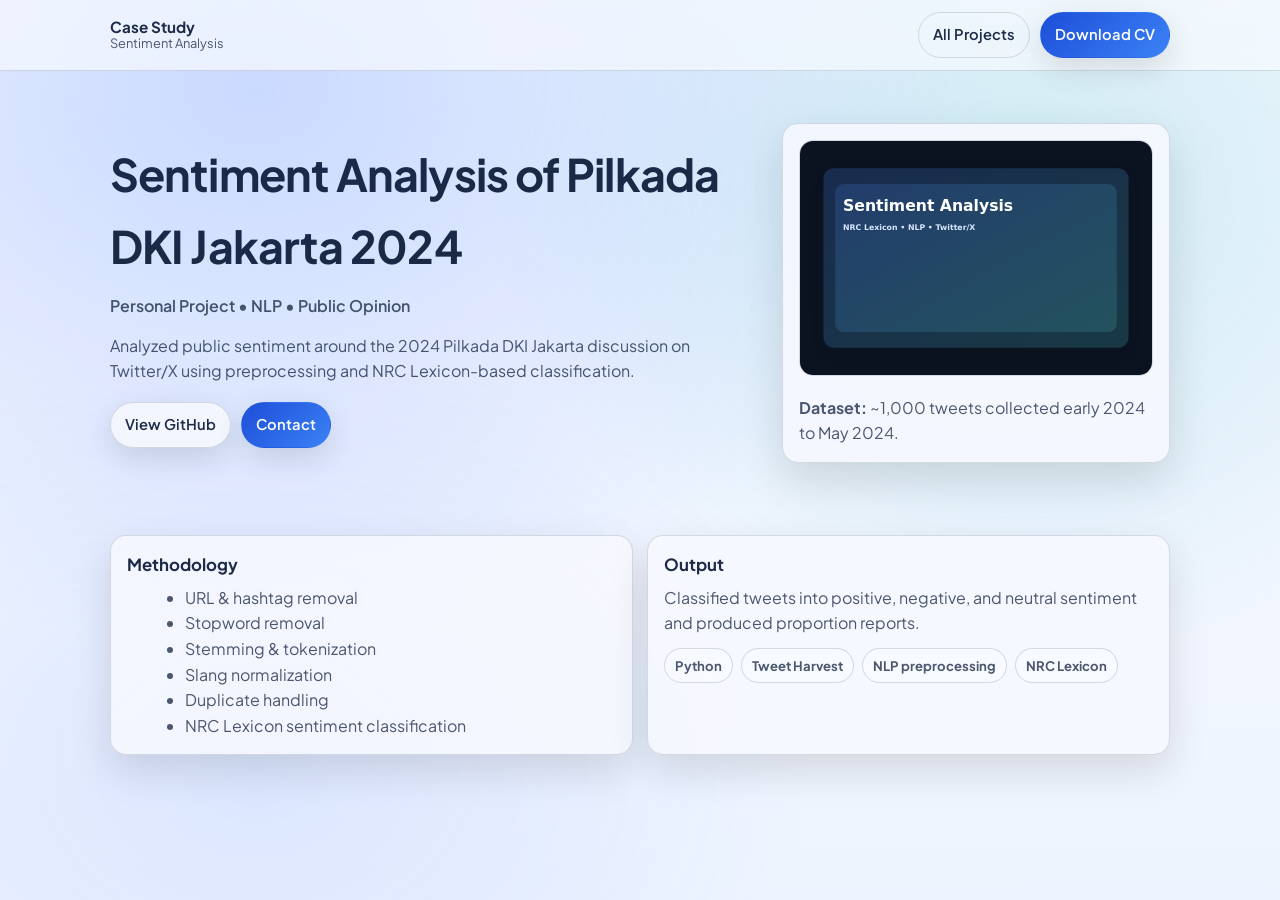
<file: projects/sentiment-analysis-pilkada/index.html>
<!doctype html>
<html lang="en">
  <head>
    <meta charset="utf-8" />
    <meta name="viewport" content="width=device-width, initial-scale=1" />
    <title>Sentiment Analysis — Case Study</title>
    <meta name="description" content="Case study: Sentiment analysis of Pilkada DKI Jakarta 2024 discussion on Twitter/X." />
    <link rel="stylesheet" href="../../assets/css/styles.css" />
  </head>
  <body id="top">
    <a class="skip-link" href="#content">Skip to content</a>

    <nav class="nav" aria-label="Primary navigation">
      <div class="container">
        <div class="nav-inner">
          <a class="brand" href="../../index.html">
            <span class="brand-text">
              <strong>Case Study</strong>
              <span>Sentiment Analysis</span>
            </span>
          </a>
          <div class="nav-actions">
            <a class="btn ghost" href="../index.html">All Projects</a>
            <a class="btn primary" href="../../CV_ATS_ANDI_HISYAM.pdf" download>Download CV</a>
          </div>
        </div>
      </div>
    </nav>

    <main id="content">
      <header class="hero">
        <div class="container">
          <div class="hero-grid">
            <div>
              <h1>Sentiment Analysis of Pilkada DKI Jakarta 2024</h1>
              <p class="subtitle">Personal Project • NLP • Public Opinion</p>
              <p class="desc">
                Analyzed public sentiment around the 2024 Pilkada DKI Jakarta discussion on Twitter/X using preprocessing and NRC Lexicon-based classification.
              </p>
              <div class="hero-actions">
                <!-- TODO: Replace placeholder repository link when ready -->
                <a class="btn" href="https://github.com/andihisyam/sentiment-analysis-pilkada-2024" target="_blank" rel="noreferrer">View GitHub</a>
                <a class="btn primary" href="../../index.html#contact">Contact</a>
              </div>
            </div>
            <div class="hero-card">
              <img src="../../assets/img/projects/sentiment-analysis.svg" alt="Sentiment analysis project image" loading="lazy" decoding="async" style="width:100%; height:auto; border-radius: 14px; border: 1px solid var(--border);" />
              <p style="color: var(--muted); margin: 12px 0 0;">
                <strong>Dataset:</strong> ~1,000 tweets collected early 2024 to May 2024.
              </p>
            </div>
          </div>
        </div>
      </header>

      <section class="reveal">
        <div class="container">
          <div class="grid-2">
            <div class="card">
              <h3>Methodology</h3>
              <ul style="margin: 0 0 0 18px; color: var(--muted);">
                <li>URL & hashtag removal</li>
                <li>Stopword removal</li>
                <li>Stemming & tokenization</li>
                <li>Slang normalization</li>
                <li>Duplicate handling</li>
                <li>NRC Lexicon sentiment classification</li>
              </ul>
            </div>
            <div class="card">
              <h3>Output</h3>
              <p>Classified tweets into positive, negative, and neutral sentiment and produced proportion reports.</p>
              <div class="badges" style="margin-top: 12px;">
                <span class="badge">Python</span>
                <span class="badge">Tweet Harvest</span>
                <span class="badge">NLP preprocessing</span>
                <span class="badge">NRC Lexicon</span>
              </div>
            </div>
          </div>
        </div>
      </section>
    </main>

    <a class="back-to-top floating" href="#top" aria-label="Back to top" data-back-to-top data-visible="false">
      <img src="../../assets/img/back-to-top.png" alt="" loading="lazy" decoding="async" />
    </a>

    <script src="../../assets/js/main.js"></script>
  </body>
</html>
</file>
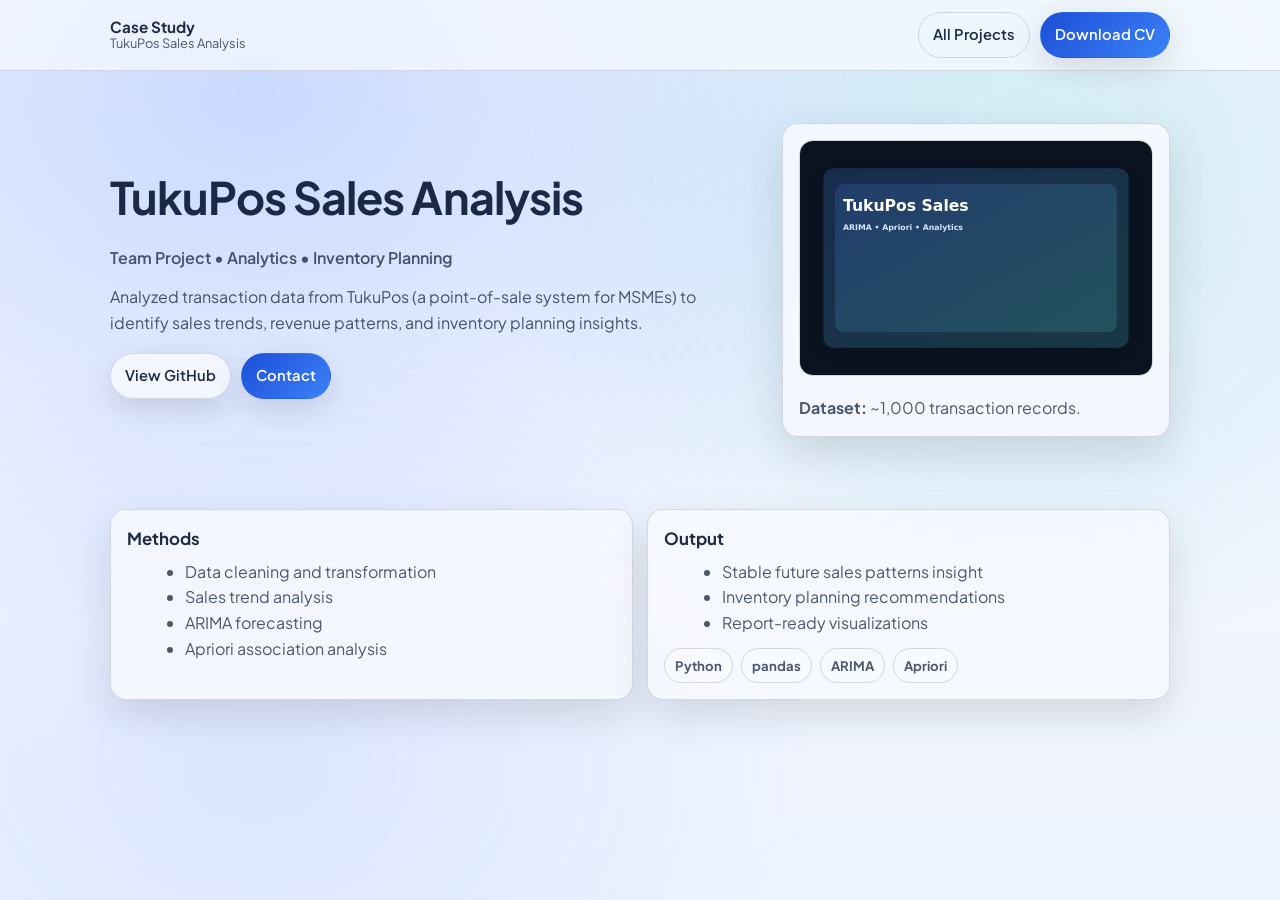
<file: projects/tukupos-sales-analysis/index.html>
<!doctype html>
<html lang="en">
  <head>
    <meta charset="utf-8" />
    <meta name="viewport" content="width=device-width, initial-scale=1" />
    <title>TukuPos Sales Analysis — Case Study</title>
    <meta name="description" content="Case study: Sales analysis (ARIMA + Apriori) for TukuPos transaction data." />
    <link rel="stylesheet" href="../../assets/css/styles.css" />
  </head>
  <body id="top">
    <a class="skip-link" href="#content">Skip to content</a>

    <nav class="nav" aria-label="Primary navigation">
      <div class="container">
        <div class="nav-inner">
          <a class="brand" href="../../index.html">
            <span class="brand-text">
              <strong>Case Study</strong>
              <span>TukuPos Sales Analysis</span>
            </span>
          </a>
          <div class="nav-actions">
            <a class="btn ghost" href="../index.html">All Projects</a>
            <a class="btn primary" href="../../CV_ATS_ANDI_HISYAM.pdf" download>Download CV</a>
          </div>
        </div>
      </div>
    </nav>

    <main id="content">
      <header class="hero">
        <div class="container">
          <div class="hero-grid">
            <div>
              <h1>TukuPos Sales Analysis</h1>
              <p class="subtitle">Team Project • Analytics • Inventory Planning</p>
              <p class="desc">
                Analyzed transaction data from TukuPos (a point-of-sale system for MSMEs) to identify sales trends, revenue patterns, and inventory planning insights.
              </p>
              <div class="hero-actions">
                <!-- TODO: Replace placeholder repository link when ready -->
                <a class="btn" href="https://github.com/andihisyam/tukupos-sales-analysis" target="_blank" rel="noreferrer">View GitHub</a>
                <a class="btn primary" href="../../index.html#contact">Contact</a>
              </div>
            </div>
            <div class="hero-card">
              <img src="../../assets/img/projects/tukupos-sales.svg" alt="TukuPos sales analysis project image" loading="lazy" decoding="async" style="width:100%; height:auto; border-radius: 14px; border: 1px solid var(--border);" />
              <p style="color: var(--muted); margin: 12px 0 0;">
                <strong>Dataset:</strong> ~1,000 transaction records.
              </p>
            </div>
          </div>
        </div>
      </header>

      <section class="reveal">
        <div class="container">
          <div class="grid-2">
            <div class="card">
              <h3>Methods</h3>
              <ul style="margin: 0 0 0 18px; color: var(--muted);">
                <li>Data cleaning and transformation</li>
                <li>Sales trend analysis</li>
                <li>ARIMA forecasting</li>
                <li>Apriori association analysis</li>
              </ul>
            </div>
            <div class="card">
              <h3>Output</h3>
              <ul style="margin: 0 0 0 18px; color: var(--muted);">
                <li>Stable future sales patterns insight</li>
                <li>Inventory planning recommendations</li>
                <li>Report-ready visualizations</li>
              </ul>
              <div class="badges" style="margin-top: 12px;">
                <span class="badge">Python</span>
                <span class="badge">pandas</span>
                <span class="badge">ARIMA</span>
                <span class="badge">Apriori</span>
              </div>
            </div>
          </div>
        </div>
      </section>
    </main>

    <a class="back-to-top floating" href="#top" aria-label="Back to top" data-back-to-top data-visible="false">
      <img src="../../assets/img/back-to-top.png" alt="" loading="lazy" decoding="async" />
    </a>

    <script src="../../assets/js/main.js"></script>
  </body>
</html>
</file>
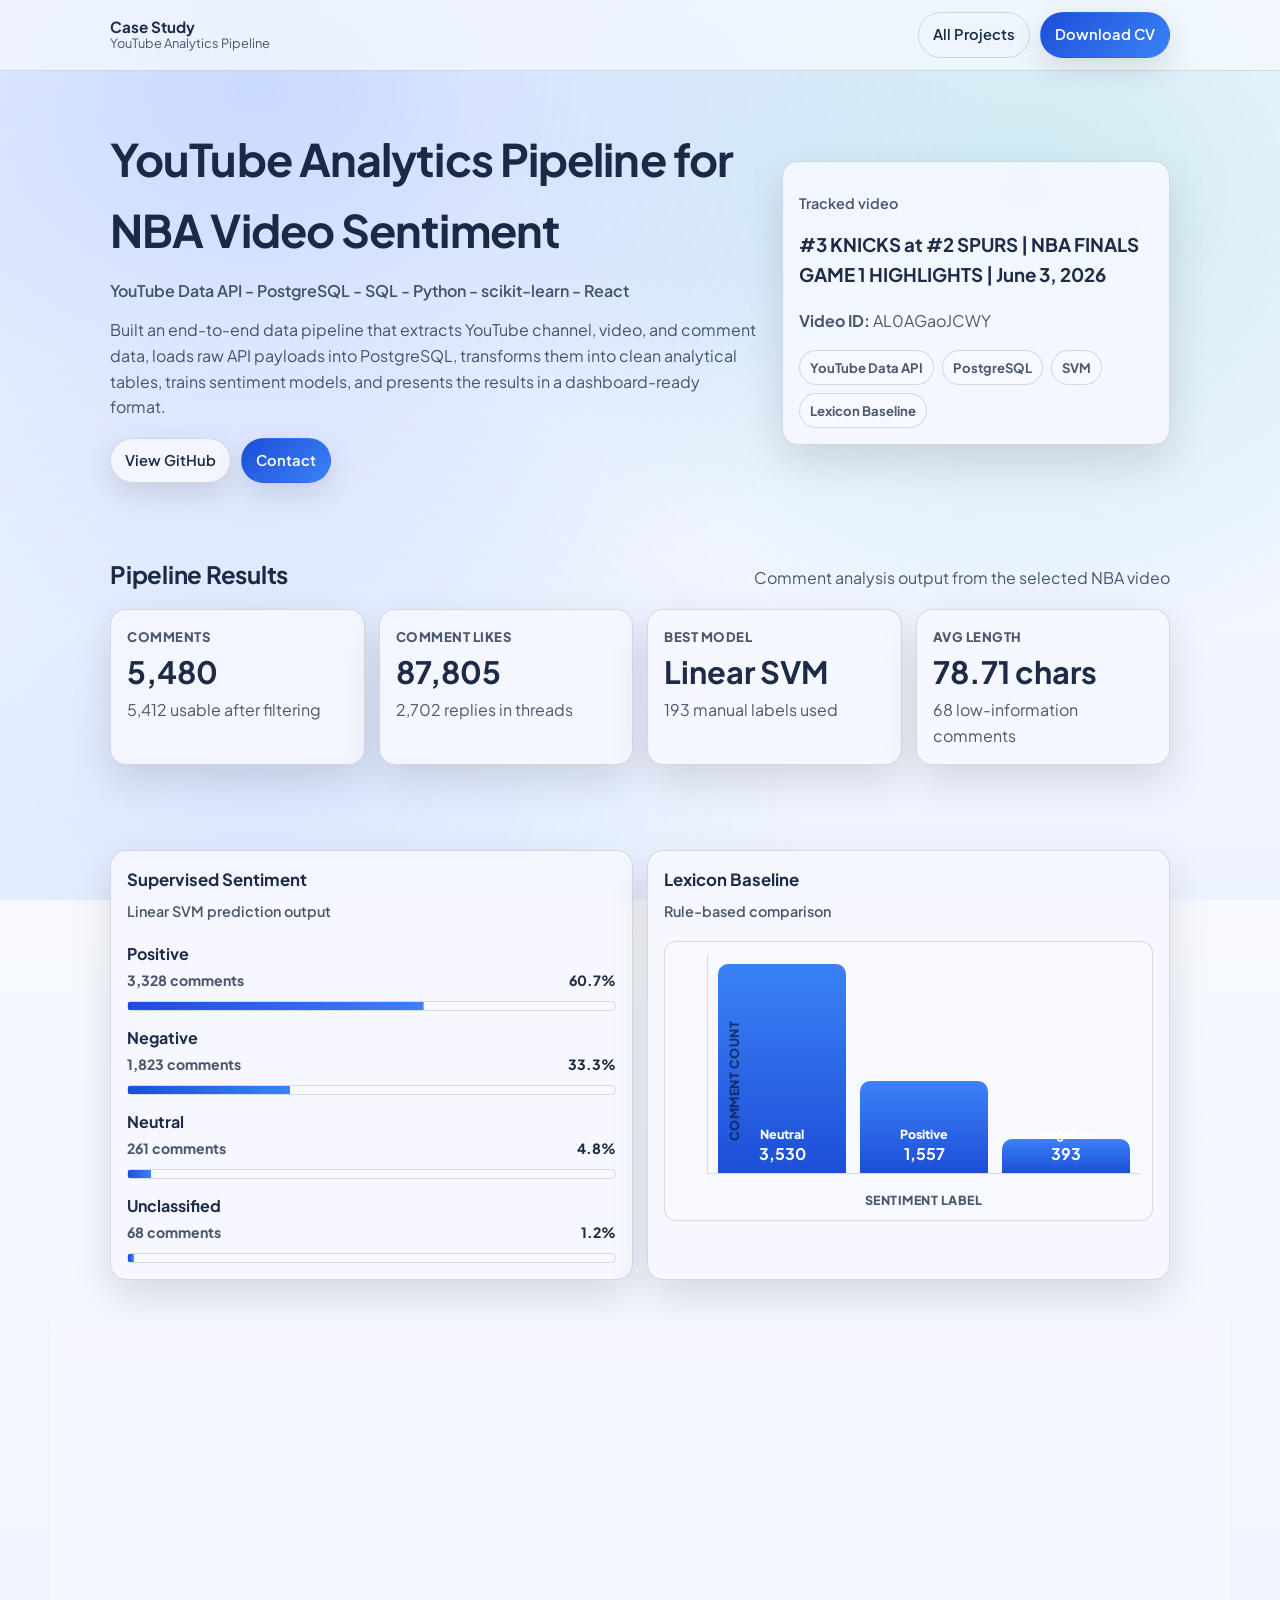
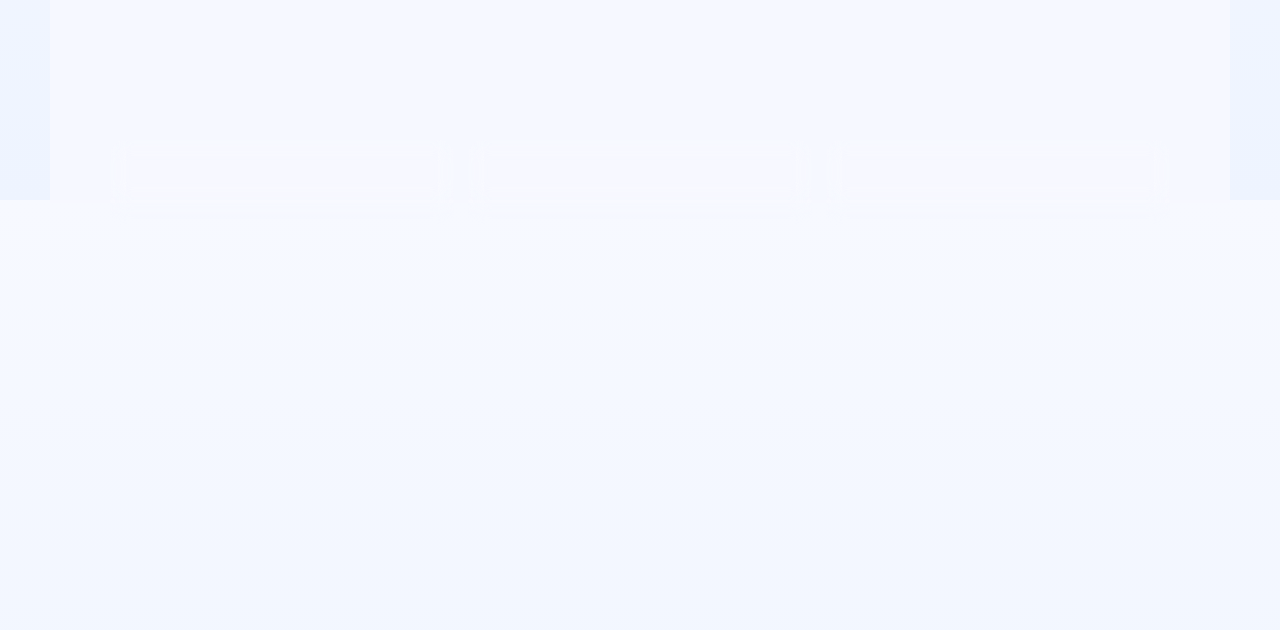
<file: projects/youtube-analytics-pipeline/index.html>
<!doctype html>
<html lang="en">
  <head>
    <meta charset="utf-8" />
    <meta name="viewport" content="width=device-width, initial-scale=1" />
    <title>YouTube Analytics Pipeline - Case Study</title>
    <meta name="description" content="Case study: YouTube analytics pipeline using YouTube Data API, PostgreSQL, sentiment analysis, and React dashboard." />
    <link rel="stylesheet" href="../../assets/css/styles.css" />
  </head>
  <body id="top">
    <a class="skip-link" href="#content">Skip to content</a>

    <nav class="nav" aria-label="Primary navigation">
      <div class="container">
        <div class="nav-inner">
          <a class="brand" href="../../index.html">
            <span class="brand-text">
              <strong>Case Study</strong>
              <span>YouTube Analytics Pipeline</span>
            </span>
          </a>
          <div class="nav-actions">
            <a class="btn ghost" href="../index.html">All Projects</a>
            <a class="btn primary" href="../../CV_ATS_ANDI_HISYAM.pdf" download>Download CV</a>
          </div>
        </div>
      </div>
    </nav>

    <main id="content">
      <header class="hero">
        <div class="container">
          <div class="hero-grid">
            <div>
              <h1>YouTube Analytics Pipeline for NBA Video Sentiment</h1>
              <p class="subtitle">YouTube Data API - PostgreSQL - SQL - Python - scikit-learn - React</p>
              <p class="desc">
                Built an end-to-end data pipeline that extracts YouTube channel, video, and comment data, loads raw API payloads into PostgreSQL, transforms them into clean analytical tables, trains sentiment models, and presents the results in a dashboard-ready format.
              </p>
              <div class="hero-actions">
                <a class="btn" href="https://github.com/andihisyam/youtube-analytics" target="_blank" rel="noreferrer">View GitHub</a>
                <a class="btn primary" href="../../index.html#contact">Contact</a>
              </div>
            </div>
            <div class="hero-card">
              <p class="project-meta">Tracked video</p>
              <h3 style="margin-top: 6px;">#3 KNICKS at #2 SPURS | NBA FINALS GAME 1 HIGHLIGHTS | June 3, 2026</h3>
              <p style="color: var(--muted); margin-top: 10px;"><strong>Video ID:</strong> AL0AGaoJCWY</p>
              <div class="badges">
                <span class="badge">YouTube Data API</span>
                <span class="badge">PostgreSQL</span>
                <span class="badge">SVM</span>
                <span class="badge">Lexicon Baseline</span>
              </div>
            </div>
          </div>
        </div>
      </header>

      <section class="reveal">
        <div class="container">
          <div class="section-head">
            <h2>Pipeline Results</h2>
            <p>Comment analysis output from the selected NBA video</p>
          </div>

          <div class="case-metric-grid">
            <div class="card metric-card">
              <span>Comments</span>
              <strong>5,480</strong>
              <p>5,412 usable after filtering</p>
            </div>
            <div class="card metric-card">
              <span>Comment Likes</span>
              <strong>87,805</strong>
              <p>2,702 replies in threads</p>
            </div>
            <div class="card metric-card">
              <span>Best Model</span>
              <strong>Linear SVM</strong>
              <p>193 manual labels used</p>
            </div>
            <div class="card metric-card">
              <span>Avg Length</span>
              <strong>78.71 chars</strong>
              <p>68 low-information comments</p>
            </div>
          </div>
        </div>
      </section>

      <section class="reveal">
        <div class="container">
          <div class="grid-2">
            <div class="card">
              <h3>Supervised Sentiment</h3>
              <p class="project-meta">Linear SVM prediction output</p>
              <div class="sentiment-bars" aria-label="Supervised sentiment distribution">
                <div class="sentiment-row">
                  <div><strong>positive</strong><span>3,328 comments</span></div>
                  <span>60.7%</span>
                  <i style="--bar: 60.7%;"></i>
                </div>
                <div class="sentiment-row">
                  <div><strong>negative</strong><span>1,823 comments</span></div>
                  <span>33.3%</span>
                  <i style="--bar: 33.3%;"></i>
                </div>
                <div class="sentiment-row">
                  <div><strong>neutral</strong><span>261 comments</span></div>
                  <span>4.8%</span>
                  <i style="--bar: 4.8%;"></i>
                </div>
                <div class="sentiment-row">
                  <div><strong>unclassified</strong><span>68 comments</span></div>
                  <span>1.2%</span>
                  <i style="--bar: 1.2%;"></i>
                </div>
              </div>
            </div>

            <div class="card">
              <h3>Lexicon Baseline</h3>
              <p class="project-meta">Rule-based comparison</p>
              <div class="lexicon-chart" role="img" aria-label="Lexicon baseline chart showing neutral 3530, positive 1557, negative 393 comments">
                <div class="lexicon-plot">
                  <div class="lexicon-bar" style="--bar: 100%;"><span>neutral</span><strong>3,530</strong></div>
                  <div class="lexicon-bar" style="--bar: 44.1%;"><span>positive</span><strong>1,557</strong></div>
                  <div class="lexicon-bar" style="--bar: 11.1%;"><span>negative</span><strong>393</strong></div>
                </div>
                <div class="chart-axis x-axis">Sentiment Label</div>
                <div class="chart-axis y-axis">Comment Count</div>
              </div>
            </div>
          </div>
        </div>
      </section>

      <section class="reveal">
        <div class="container">
          <div class="card">
            <div class="section-head compact">
              <div>
                <h2>Model Comparison</h2>
                <p>Best macro F1: Linear SVM</p>
              </div>
            </div>
            <div class="table-wrap">
              <table class="case-table">
                <thead>
                  <tr>
                    <th>Model</th>
                    <th>Type</th>
                    <th>Accuracy</th>
                    <th>Macro F1</th>
                    <th>Weighted F1</th>
                  </tr>
                </thead>
                <tbody>
                  <tr>
                    <td>Linear SVM</td>
                    <td>Supervised</td>
                    <td>69.2%</td>
                    <td>48.9%</td>
                    <td>67.7%</td>
                  </tr>
                  <tr>
                    <td>Logistic Regression</td>
                    <td>Supervised</td>
                    <td>64.1%</td>
                    <td>45.5%</td>
                    <td>63.0%</td>
                  </tr>
                  <tr>
                    <td>Naive Bayes</td>
                    <td>Supervised</td>
                    <td>66.7%</td>
                    <td>41.4%</td>
                    <td>60.0%</td>
                  </tr>
                  <tr>
                    <td>Lexicon Baseline</td>
                    <td>Rule-based</td>
                    <td>41.4%</td>
                    <td>38.3%</td>
                    <td>47.4%</td>
                  </tr>
                </tbody>
              </table>
            </div>
          </div>

          <div class="grid-3" style="margin-top: 14px;">
            <div class="card">
              <h3>Extraction</h3>
              <p>Collected channel metadata, video details, and paginated comments from the YouTube Data API.</p>
            </div>
            <div class="card">
              <h3>Transformation</h3>
              <p>Loaded raw JSON payloads into PostgreSQL and transformed them into cleaned staging and mart tables.</p>
            </div>
            <div class="card">
              <h3>Evaluation</h3>
              <p>Compared supervised models against a lexicon baseline to understand model behavior and label quality.</p>
            </div>
          </div>
        </div>
      </section>

      <section class="reveal">
        <div class="container">
          <div class="card">
            <h3>Sentiment Quality Notes</h3>
            <ul style="margin: 10px 0 0 18px; color: var(--muted);">
              <li>Linear SVM currently leads on macro F1 and overall accuracy.</li>
              <li>Lexicon labeling is useful as a baseline, but it over-predicts neutral comments.</li>
              <li>Neutral remains the hardest class because the manual sample has fewer neutral labels.</li>
            </ul>
          </div>
        </div>
      </section>
    </main>

    <a class="back-to-top floating" href="#top" aria-label="Back to top" data-back-to-top data-visible="false">
      <img src="../../assets/img/back-to-top.png" alt="" loading="lazy" decoding="async" />
    </a>

    <script src="../../assets/js/main.js"></script>
  </body>
</html>
</file>
<file: assets/css/styles.css>
@import url('https://fonts.googleapis.com/css2?family=Plus+Jakarta+Sans:wght@300;400;500;600;700;800&display=swap');

/* Minimal, dependency-free portfolio styles (light/dark). */

:root {
  --bg: #f7f9ff;
  --bg2: #eef4ff;
  --card: rgba(247, 249, 255, 0.86);
  --card2: rgba(247, 249, 255, 0.94);
  --text: rgba(10, 25, 54, 0.92);
  --muted: rgba(10, 25, 54, 0.72);
  --border: rgba(10, 25, 54, 0.14);
  --shadow: rgba(0, 0, 0, 0.12);

  /* Royal blue accent (premium, subtle hover shifts). */
  --accent: #1d4ed8;
  --accent2: #3b82f6;
  --accentHover: #1e40af;
  --accentTint: rgba(29, 78, 216, 0.12);
  --accentBorder: rgba(29, 78, 216, 0.42);
  --accentRing: rgba(29, 78, 216, 0.30);
  --accentText: #ffffff;

  --radius: 16px;
  --radiusSm: 12px;
  --maxw: 1100px;
  --pad: 20px;

  color-scheme: light;
}

[data-theme="dark"] {
  --bg: #090d16;
  --bg2: #0f172a;
  --card: rgba(15, 23, 42, 0.65);
  --card2: rgba(30, 41, 59, 0.80);
  --text: rgba(241, 245, 249, 0.95);
  --muted: rgba(148, 163, 184, 0.80);
  --border: rgba(255, 255, 255, 0.08);
  --shadow: rgba(0, 0, 0, 0.4);

  --accent: #3b82f6;
  --accent2: #60a5fa;
  --accentHover: #2563eb;
  --accentTint: rgba(59, 130, 246, 0.15);
  --accentBorder: rgba(59, 130, 246, 0.40);
  --accentRing: rgba(59, 130, 246, 0.35);
  --accentText: #ffffff;

  color-scheme: dark;
}

*,
*::before,
*::after {
  box-sizing: border-box;
}

html,
body {
  height: 100%;
}

body {
  margin: 0;
  font-family: "Plus Jakarta Sans", ui-sans-serif, system-ui, -apple-system, Segoe UI, Roboto, Helvetica, Arial, sans-serif;
  background: linear-gradient(180deg, var(--bg), var(--bg2));
  color: var(--text);
  line-height: 1.6;
  min-height: 100vh;
  display: flex;
  flex-direction: column;
  transition: background-color 0.3s ease, color 0.3s ease;
}

.hero,
main {
  width: 100%;
}

main {
  flex: 1 0 auto;
  padding-bottom: 72px;
}

/* Put accent gradients on a fixed layer to avoid visible band seams across cards. */
body::before {
  content: "";
  position: fixed;
  inset: 0;
  z-index: -1;
  background:
    radial-gradient(1200px 900px at 20% 10%, rgba(45, 108, 255, 0.22), transparent 62%),
    radial-gradient(900px 800px at 80% 20%, rgba(0, 167, 181, 0.16), transparent 60%),
    radial-gradient(900px 700px at 20% 85%, rgba(45, 108, 255, 0.10), transparent 62%);
  transition: background 0.3s ease;
}

[data-theme="dark"] body::before {
  background:
    radial-gradient(1200px 900px at 20% 10%, rgba(37, 99, 235, 0.12), transparent 62%),
    radial-gradient(900px 800px at 80% 20%, rgba(13, 148, 136, 0.08), transparent 60%),
    radial-gradient(900px 700px at 20% 85%, rgba(37, 99, 235, 0.06), transparent 62%);
}

a {
  color: inherit;
  text-decoration-thickness: 1px;
  text-underline-offset: 3px;
}

/* Theme toggle helper classes */
.theme-toggle {
  font-size: 1.1rem;
  display: inline-flex;
  align-items: center;
  justify-content: center;
  cursor: pointer;
  transition: transform 0.3s cubic-bezier(0.34, 1.56, 0.64, 1) !important;
}
.theme-toggle:hover {
  transform: scale(1.1) rotate(15deg);
}

.skip-link {
  position: absolute;
  left: -999px;
  top: 0;
  background: var(--text);
  color: var(--bg);
  padding: 10px 14px;
  border-radius: 12px;
  z-index: 9999;
}
.skip-link:focus {
  left: 12px;
  top: 12px;
}

.container {
  max-width: var(--maxw);
  padding: 0 var(--pad);
  margin: 0 auto;
}

.nav {
  position: sticky;
  top: 0;
  z-index: 50;
  border-bottom: 1px solid var(--border);
  background: color-mix(in srgb, var(--bg) 70%, transparent);
  backdrop-filter: blur(10px);
  transition: background-color 0.3s ease, border-color 0.3s ease, background 0.3s ease;
}

.nav-inner {
  display: flex;
  align-items: center;
  justify-content: space-between;
  gap: 14px;
  padding: 12px 0;
}

.brand {
  display: flex;
  gap: 12px;
  align-items: center;
  text-decoration: none;
  transition: transform 180ms ease, opacity 180ms ease;
}
.brand:hover {
  transform: translateY(-1px);
}

.brand-text {
  display: flex;
  flex-direction: column;
  line-height: 1.1;
}

.brand-text strong {
  font-size: 0.95rem;
}
.brand-text span {
  font-size: 0.80rem;
  color: var(--muted);
}

.nav-links {
  display: flex;
  align-items: center;
  gap: 12px;
}

.nav-links a {
  display: inline-flex;
  align-items: center;
  gap: 8px;
  font-size: 0.92rem;
  color: var(--muted);
  text-decoration: none;
  padding: 8px 10px;
  border-radius: 12px;
  border: 1px solid transparent;
  transition: transform 180ms ease, background-color 180ms ease, color 180ms ease, border-color 180ms ease;
}
.nav-links a:hover {
  color: var(--text);
  background: var(--card);
  border-color: var(--border);
  transform: translateY(-1px);
}
.nav-actions {
  display: flex;
  align-items: center;
  gap: 10px;
}

.btn {
  display: inline-flex;
  align-items: center;
  justify-content: center;
  gap: 8px;
  padding: 10px 14px;
  border-radius: 999px;
  border: 1px solid var(--border);
  background: var(--card);
  color: var(--text);
  text-decoration: none;
  font-weight: 600;
  font-size: 0.92rem;
  box-shadow: 0 10px 30px var(--shadow);
  transition:
    background-color 180ms ease,
    border-color 180ms ease,
    color 180ms ease,
    box-shadow 180ms ease,
    transform 180ms ease;
}
.btn:hover {
  background: var(--accentTint);
  border-color: var(--accentBorder);
  color: var(--accentHover);
  box-shadow: 0 14px 38px var(--shadow), 0 0 0 5px color-mix(in srgb, var(--accentTint) 60%, transparent);
}
.btn.primary {
  background: linear-gradient(135deg, var(--accent), var(--accent2));
  border-color: transparent;
  color: var(--accentText);
}
.btn.primary:hover {
  background: linear-gradient(135deg, var(--accentHover), var(--accent2));
}
.btn.ghost {
  background: transparent;
  box-shadow: none;
}

.btn.white {
  background: #ffffff;
  border-color: var(--border);
  color: var(--accentHover);
}

.btn:focus-visible {
  outline: none;
  box-shadow: 0 10px 30px var(--shadow), 0 0 0 4px var(--accentRing);
  border-color: var(--accentBorder);
}

.icon-btn {
  width: 40px;
  height: 40px;
  border-radius: 999px;
  border: 1px solid var(--border);
  background: var(--card);
  color: var(--text);
  cursor: pointer;
  transition: background-color 180ms ease, border-color 180ms ease, transform 180ms ease, box-shadow 180ms ease;
}
.icon-btn:hover {
  background: var(--card2);
  transform: translateY(-1px);
  border-color: var(--accentBorder);
  box-shadow: 0 14px 38px var(--shadow), 0 0 0 5px color-mix(in srgb, var(--accentTint) 60%, transparent);
}

/* Navbar-only subtle lift for actions. */
.nav .btn:hover {
  transform: translateY(-1px);
}

.mobile-toggle {
  display: none;
}

.mobile-menu {
  display: none;
  border-top: 1px solid var(--border);
  padding: 8px 0 14px;
}
.mobile-menu a {
  display: inline-flex;
  align-items: center;
  gap: 8px;
  width: 100%;
  padding: 10px 10px;
  border-radius: 12px;
  text-decoration: none;
  color: var(--muted);
}
.mobile-menu a:hover {
  background: var(--card);
  color: var(--text);
}

header.hero {
  padding: 52px 0 30px;
}

.hero-grid {
  display: grid;
  grid-template-columns: 1.25fr 0.75fr;
  gap: 26px;
  align-items: center;
}

.hero h1 {
  margin: 0 0 12px;
  font-size: clamp(2.0rem, 3.5vw, 3.0rem);
  letter-spacing: -0.02em;
}

.hero .subtitle {
  color: var(--muted);
  font-weight: 600;
  margin: 0 0 14px;
}

.hero .desc {
  color: var(--muted);
  margin: 0 0 18px;
  max-width: 64ch;
}

.hero-actions {
  display: flex;
  gap: 10px;
  flex-wrap: wrap;
  margin: 16px 0 0;
}

.hero-card {
  border: 1px solid var(--border);
  background: var(--card);
  border-radius: var(--radius);
  padding: 16px;
  box-shadow: 0 18px 44px var(--shadow);
  backdrop-filter: blur(10px);
}

.hero-portrait {
  display: grid;
  gap: 12px;
}

.hero-portrait img {
  width: 100%;
  height: 280px;
  object-fit: cover;
  object-position: center 50%;
  border-radius: 18px;
  border: 1px solid var(--border);
  box-shadow: 0 18px 44px var(--shadow);
}

.hero-portrait .meta {
  display: flex;
  flex-direction: column;
  gap: 4px;
}
.hero-portrait .meta strong {
  font-size: 0.98rem;
}
.hero-portrait .meta span {
  color: var(--muted);
  font-size: 0.88rem;
}

.highlights {
  display: grid;
  grid-template-columns: 1fr 1fr;
  gap: 10px;
  margin-top: 14px;
}

.pill {
  border: 1px solid var(--border);
  background: var(--card);
  border-radius: var(--radiusSm);
  padding: 10px 12px;
  font-weight: 700;
  font-size: 0.90rem;
  transition:
    background-color 180ms ease,
    border-color 180ms ease,
    box-shadow 180ms ease,
    transform 180ms ease,
    color 180ms ease;
}
.pill span {
  display: block;
  font-weight: 600;
  color: var(--muted);
  font-size: 0.82rem;
  margin-top: 2px;
}

.pill:hover {
  background: var(--card2);
  border-color: var(--accentBorder);
  transform: translateY(-2px);
  box-shadow: 0 18px 48px var(--shadow), 0 0 0 5px color-mix(in srgb, var(--accentTint) 60%, transparent);
}

section {
  padding: 42px 0;
}

.reveal {
  opacity: 0;
  transform: translateY(10px);
  transition: opacity 420ms ease, transform 420ms ease;
  will-change: opacity, transform;
}
.reveal.is-visible {
  opacity: 1;
  transform: translateY(0);
}

.section-head {
  display: flex;
  align-items: baseline;
  justify-content: space-between;
  gap: 12px;
  margin-bottom: 16px;
}

.section-head h2 {
  margin: 0;
  font-size: 1.5rem;
  letter-spacing: -0.01em;
}

.section-head p {
  margin: 0;
  color: var(--muted);
}

.grid-3 {
  display: grid;
  grid-template-columns: repeat(3, 1fr);
  gap: 14px;
}

.grid-2 {
  display: grid;
  grid-template-columns: repeat(2, 1fr);
  gap: 14px;
}

.about-grid {
  display: grid;
  grid-template-columns: minmax(0, 1.2fr) minmax(320px, 0.8fr);
  gap: 18px;
  align-items: start;
}

.about-copy {
  height: 100%;
}

.about-copy p + p {
  margin-top: 14px;
}

.intro-video-card {
  overflow: hidden;
}

.intro-video-head {
  margin-bottom: 14px;
}

.eyebrow {
  display: inline-flex;
  align-items: center;
  padding: 6px 10px;
  margin-bottom: 10px;
  border-radius: 999px;
  border: 1px solid var(--accentBorder);
  background: var(--accentTint);
  color: var(--accentHover);
  font-size: 0.78rem;
  font-weight: 800;
  letter-spacing: 0.04em;
  text-transform: uppercase;
}

.intro-video-head h3 {
  margin: 0 0 8px;
  font-size: 1.08rem;
}

.intro-video-head p {
  color: var(--muted);
}

.intro-video-frame {
  position: relative;
  border: 1px solid var(--border);
  border-radius: 18px;
  overflow: hidden;
  aspect-ratio: 16 / 9;
  background:
    radial-gradient(circle at top left, color-mix(in srgb, var(--accentTint) 85%, transparent), transparent 52%),
    linear-gradient(180deg, color-mix(in srgb, var(--card2) 92%, transparent), color-mix(in srgb, var(--card) 96%, transparent));
  box-shadow: inset 0 1px 0 rgba(255, 255, 255, 0.18);
}

.intro-video-frame iframe,
.intro-video-frame video {
  position: absolute;
  inset: 0;
  display: block;
  width: 100%;
  height: 100%;
  border: 0;
  background: #000;
}

.intro-video-note {
  margin-top: 12px;
  font-size: 0.92rem;
  color: var(--muted);
}

.card {
  border: 1px solid var(--border);
  background: var(--card);
  border-radius: var(--radius);
  padding: 16px;
  box-shadow: 0 16px 40px var(--shadow);
  backdrop-filter: blur(10px);
  transition:
    background-color 180ms ease,
    border-color 180ms ease,
    box-shadow 180ms ease,
    transform 180ms ease;
}
.card h3 {
  margin: 0 0 6px;
  font-size: 1.05rem;
}
.card p {
  margin: 0;
  color: var(--muted);
}
.card:hover {
  background: var(--card2);
  border-color: var(--accentBorder);
  transform: translateY(-2px);
  box-shadow: 0 22px 58px var(--shadow), 0 0 0 5px color-mix(in srgb, var(--accentTint) 60%, transparent);
}
.card:focus-within {
  border-color: var(--accentBorder);
  box-shadow: 0 16px 40px var(--shadow), 0 0 0 4px var(--accentRing);
}

.badges {
  display: flex;
  flex-wrap: wrap;
  gap: 8px;
  margin-top: 12px;
}
.badge {
  display: inline-flex;
  gap: 6px;
  align-items: center;
  padding: 6px 10px;
  border-radius: 999px;
  border: 1px solid var(--border);
  background: color-mix(in srgb, var(--card) 60%, transparent);
  color: var(--muted);
  font-weight: 700;
  font-size: 0.82rem;
}

.project-card {
  display: grid;
  grid-template-columns: 160px 1fr;
  gap: 14px;
  align-items: start;
}
.project-card img {
  width: 160px;
  height: 110px;
  object-fit: cover;
  border-radius: 14px;
  border: 1px solid var(--border);
  background: var(--card2);
}
.project-card h3 {
  margin: 0 0 6px;
}
.project-meta {
  color: var(--muted);
  font-weight: 600;
  font-size: 0.90rem;
}
.project-actions {
  display: flex;
  flex-wrap: wrap;
  gap: 10px;
  margin-top: 12px;
}

.project-tags {
  display: flex;
  flex-wrap: wrap;
  align-items: center;
  gap: 8px;
  margin-top: 12px;
}

.tag-label,
.filter-label,
.project-domain {
  color: var(--muted);
  font-size: 0.82rem;
  font-weight: 800;
  letter-spacing: 0.04em;
  text-transform: uppercase;
}

.project-filter-panel {
  display: grid;
  gap: 18px;
  padding: 18px;
  margin-bottom: 18px;
  border: 1px solid var(--border);
  border-radius: var(--radius);
  background: var(--card);
  box-shadow: var(--shadow);
}

.project-search {
  display: grid;
  gap: 8px;
}

.project-search label {
  color: var(--muted);
  font-size: 0.86rem;
  font-weight: 800;
}

.project-search input {
  width: 100%;
  padding: 13px 14px;
  border: 1px solid var(--border);
  border-radius: 16px;
  background: var(--card2);
  color: var(--text);
  font: inherit;
  outline: none;
}

.project-search input:focus {
  border-color: rgba(37, 99, 235, 0.55);
  box-shadow: 0 0 0 4px rgba(37, 99, 235, 0.12);
}

.filter-row {
  display: flex;
  flex-wrap: wrap;
  align-items: center;
  gap: 10px;
}

.filter-label {
  min-width: 94px;
}

.filter-chip {
  cursor: pointer;
  border: 1px solid var(--border);
  border-radius: 999px;
  padding: 8px 12px;
  background: var(--card2);
  color: var(--muted);
  font: inherit;
  font-size: 0.9rem;
  font-weight: 800;
  transition: transform 160ms ease, border-color 160ms ease, background 160ms ease, color 160ms ease;
}

.filter-chip:hover {
  transform: translateY(-1px);
  border-color: rgba(37, 99, 235, 0.4);
  color: var(--text);
}

.filter-chip.is-active {
  border-color: transparent;
  background: linear-gradient(135deg, var(--accent), var(--accent2));
  color: #fff;
}

.project-filter-footer {
  display: flex;
  flex-wrap: wrap;
  align-items: center;
  justify-content: space-between;
  gap: 12px;
  padding-top: 4px;
}

.project-count {
  color: var(--muted);
  font-weight: 800;
}

.project-directory {
  display: grid;
  grid-template-columns: repeat(2, minmax(0, 1fr));
  gap: 14px;
}

.project-directory-card {
  display: flex;
  flex-direction: column;
}

.project-directory-card[hidden] {
  display: none;
}

.project-directory-card h3 {
  margin: 10px 0 8px;
}

.project-directory-card p {
  margin-bottom: 2px;
}

.project-card-head {
  display: flex;
  flex-wrap: wrap;
  align-items: center;
  justify-content: space-between;
  gap: 10px;
}

.project-directory-card .project-actions {
  margin-top: auto;
  padding-top: 14px;
}

.project-empty {
  margin-top: 18px;
  padding: 18px;
  border: 1px dashed var(--border);
  border-radius: var(--radius);
  color: var(--muted);
  text-align: center;
  font-weight: 800;
}

.case-metric-grid {
  display: grid;
  grid-template-columns: repeat(4, minmax(0, 1fr));
  gap: 14px;
}

.metric-card span {
  display: block;
  color: var(--muted);
  font-size: 0.82rem;
  font-weight: 800;
  letter-spacing: 0.04em;
  text-transform: uppercase;
}

.metric-card strong {
  display: block;
  margin-top: 8px;
  font-size: clamp(1.45rem, 2.4vw, 2rem);
  line-height: 1.1;
}

.metric-card p {
  margin-top: 8px;
}

.sentiment-bars {
  display: grid;
  gap: 14px;
  margin-top: 18px;
}

.sentiment-row {
  display: grid;
  grid-template-columns: minmax(130px, 1fr) auto;
  gap: 10px;
  align-items: end;
}

.sentiment-row div {
  display: grid;
  gap: 2px;
}

.sentiment-row strong {
  text-transform: capitalize;
}

.sentiment-row span {
  color: var(--muted);
  font-size: 0.88rem;
  font-weight: 750;
}

.sentiment-row > span {
  color: var(--text);
}

.sentiment-row i {
  grid-column: 1 / -1;
  display: block;
  height: 10px;
  border-radius: 999px;
  background:
    linear-gradient(90deg, var(--accent), var(--accent2)) 0 0 / var(--bar) 100% no-repeat,
    color-mix(in srgb, var(--card2) 82%, transparent);
  border: 1px solid var(--border);
}

.lexicon-chart {
  position: relative;
  min-height: 280px;
  margin-top: 18px;
  padding: 12px 12px 34px 42px;
  border: 1px solid var(--border);
  border-radius: var(--radiusSm);
  background: color-mix(in srgb, var(--card2) 82%, transparent);
}

.lexicon-plot {
  display: grid;
  grid-template-columns: repeat(3, minmax(0, 1fr));
  align-items: end;
  gap: 14px;
  height: 220px;
  border-left: 1px solid var(--border);
  border-bottom: 1px solid var(--border);
  padding: 10px 10px 0;
}

.lexicon-bar {
  display: flex;
  min-height: 34px;
  height: var(--bar);
  flex-direction: column;
  justify-content: flex-end;
  gap: 4px;
  padding: 10px 8px;
  border-radius: 10px 10px 0 0;
  background: linear-gradient(180deg, var(--accent2), var(--accent));
  color: #fff;
  text-align: center;
}

.lexicon-bar span,
.lexicon-bar strong {
  line-height: 1.1;
}

.lexicon-bar span {
  font-size: 0.78rem;
  font-weight: 800;
  text-transform: capitalize;
}

.chart-axis {
  position: absolute;
  color: var(--muted);
  font-size: 0.78rem;
  font-weight: 850;
  letter-spacing: 0.04em;
  text-transform: uppercase;
}

.x-axis {
  left: 42px;
  right: 12px;
  bottom: 9px;
  text-align: center;
}

.y-axis {
  left: 10px;
  top: 50%;
  transform: translateY(-50%) rotate(-90deg);
  transform-origin: center;
}

.table-wrap {
  width: 100%;
  overflow-x: auto;
}

.case-table {
  width: 100%;
  border-collapse: collapse;
  min-width: 640px;
}

.case-table th,
.case-table td {
  padding: 12px 10px;
  border-bottom: 1px solid var(--border);
  text-align: left;
  white-space: nowrap;
}

.case-table th {
  color: var(--muted);
  font-size: 0.82rem;
  letter-spacing: 0.04em;
  text-transform: uppercase;
}

.case-table td {
  color: var(--muted);
  font-weight: 650;
}

.case-table td:first-child {
  color: var(--text);
  font-weight: 850;
}

.timeline {
  display: grid;
  gap: 12px;
}
.timeline .item {
  display: grid;
  grid-template-columns: 16px 1fr;
  gap: 12px;
}
.timeline .dot {
  width: 12px;
  height: 12px;
  margin-top: 7px;
  border-radius: 999px;
  background: linear-gradient(135deg, var(--accent), var(--accent2));
  box-shadow: 0 10px 26px var(--shadow);
}
.timeline .content {
  border: 1px solid var(--border);
  background: var(--card);
  border-radius: var(--radius);
  padding: 14px 16px;
  backdrop-filter: blur(10px);
  transition:
    background-color 180ms ease,
    border-color 180ms ease,
    box-shadow 180ms ease,
    transform 180ms ease;
}
.timeline .content:hover {
  background: var(--card2);
  border-color: var(--accentBorder);
  transform: translateY(-2px);
  box-shadow: 0 22px 58px var(--shadow), 0 0 0 5px color-mix(in srgb, var(--accentTint) 60%, transparent);
}
.timeline .content:focus-within {
  border-color: var(--accentBorder);
  box-shadow: 0 16px 40px var(--shadow), 0 0 0 4px var(--accentRing);
}
.timeline .content strong {
  display: block;
  margin-bottom: 2px;
}
.timeline .content .when {
  color: var(--muted);
  font-weight: 700;
  font-size: 0.88rem;
}
.timeline .content ul {
  margin: 10px 0 0 18px;
  color: var(--muted);
}

.exp-subrole {
  margin-top: 12px;
  padding-top: 12px;
  border-top: 1px dashed color-mix(in srgb, var(--border) 80%, transparent);
}
.exp-subrole-title {
  font-weight: 800;
}
.exp-subrole-when {
  margin-top: 2px;
  color: var(--muted);
  font-weight: 700;
  font-size: 0.88rem;
}
.exp-subrole ul {
  margin: 10px 0 0 18px;
  color: var(--muted);
}

.contact-grid {
  display: grid;
  grid-template-columns: 1fr 0.9fr;
  gap: 14px;
}

.cert-carousel {
  display: grid;
  grid-auto-flow: column;
  grid-auto-columns: minmax(240px, 1fr);
  gap: 14px;
  overflow-x: auto;
  padding-bottom: 8px;
  scroll-snap-type: x mandatory;
  -webkit-overflow-scrolling: touch;
}

.cert-card {
  scroll-snap-align: start;
  text-decoration: none;
  color: inherit;
  display: flex;
  flex-direction: column;
  gap: 10px;
}

.cert-card img {
  width: 100%;
  height: 170px;
  object-fit: cover;
  border-radius: 14px;
  border: 1px solid var(--border);
  background: var(--card2);
}

.cert-meta {
  display: flex;
  flex-direction: column;
  gap: 2px;
}

.cert-meta strong {
  font-size: 1.02rem;
}

.cert-meta span {
  color: var(--muted);
  font-weight: 650;
  font-size: 0.90rem;
}

.cert-thumb {
  width: 100%;
  height: 170px;
  border-radius: 14px;
  border: 1px solid var(--border);
  background: linear-gradient(
    135deg,
    color-mix(in srgb, var(--accent) 18%, white),
    color-mix(in srgb, var(--accent2) 18%, white)
  );
  display: flex;
  flex-direction: column;
  justify-content: center;
  align-items: center;
  text-align: center;
}

.cert-thumb-title {
  font-weight: 900;
  letter-spacing: 0.02em;
}

.cert-thumb-score {
  font-size: 2.1rem;
  font-weight: 950;
  color: var(--accentHover);
  line-height: 1.1;
  margin-top: 2px;
}

.cert-thumb-sub {
  margin-top: 6px;
  font-weight: 750;
  color: var(--muted);
  font-size: 0.90rem;
}

.back-to-top {
  display: inline-flex;
  align-items: center;
  justify-content: center;
  width: 44px;
  height: 44px;
  border-radius: 999px;
  border: 1px solid var(--border);
  background: var(--card);
  box-shadow: 0 16px 40px var(--shadow);
  text-decoration: none;
}
.back-to-top:hover {
  background: var(--card2);
}
.back-to-top img {
  width: 22px;
  height: 22px;
  display: block;
  object-fit: contain;
}

.back-to-top.floating {
  position: fixed;
  right: 18px;
  bottom: 18px;
  z-index: 60;
  opacity: 0;
  transform: translateY(8px);
  pointer-events: none;
  transition: opacity 180ms ease, transform 180ms ease;
}
.back-to-top.floating[data-visible="true"] {
  opacity: 1;
  transform: translateY(0);
  pointer-events: auto;
}

@media (max-width: 920px) {
  .hero-grid {
    grid-template-columns: 1fr;
  }
  .about-grid {
    grid-template-columns: 1fr;
  }
  .contact-grid {
    grid-template-columns: 1fr;
  }
  .grid-3 {
    grid-template-columns: 1fr;
  }
  .grid-2 {
    grid-template-columns: 1fr;
  }
  .project-directory {
    grid-template-columns: 1fr;
  }
  .case-metric-grid {
    grid-template-columns: repeat(2, minmax(0, 1fr));
  }
  .filter-label {
    width: 100%;
  }
  .project-card {
    grid-template-columns: 1fr;
  }
  .project-card img {
    width: 100%;
    height: 160px;
  }

  .nav-links {
    display: none;
  }
  .mobile-toggle {
    display: inline-flex;
  }
  .mobile-menu[data-open="true"] {
    display: block;
  }
}

@media (max-width: 560px) {
  .case-metric-grid {
    grid-template-columns: 1fr;
  }
  .lexicon-plot {
    gap: 8px;
  }
  .lexicon-bar {
    padding: 8px 4px;
  }
}

@media (prefers-reduced-motion: reduce) {
  html {
    scroll-behavior: auto !important;
  }
  * {
    animation-duration: 0.001ms !important;
    animation-iteration-count: 1 !important;
    transition-duration: 0.001ms !important;
    scroll-behavior: auto !important;
  }
  .reveal {
    opacity: 1 !important;
    transform: none !important;
  }
}
  .hero-portrait img {
    height: 240px;
  }
</file>
